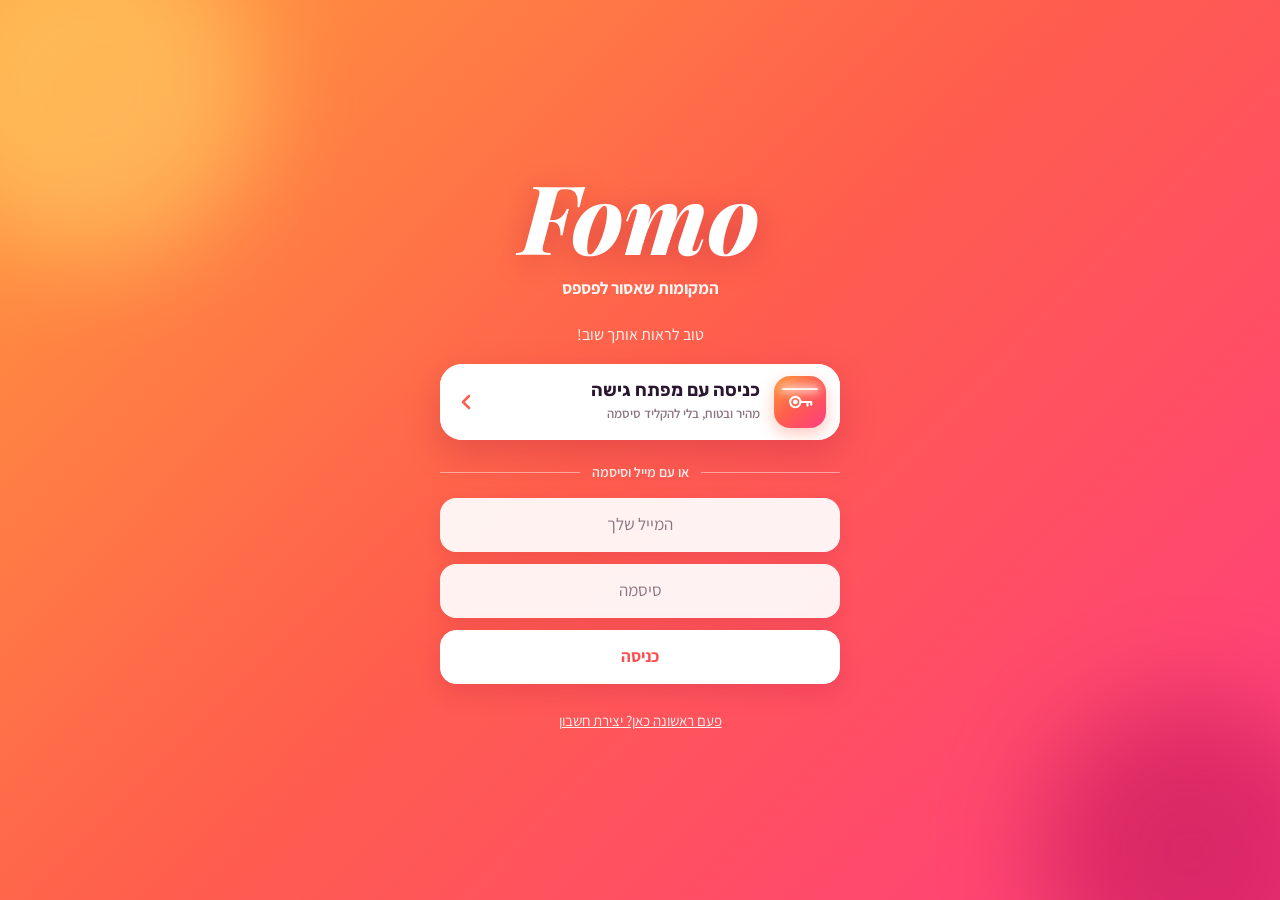
<file: index.html>
<!DOCTYPE html>
<html lang="he" dir="rtl">
<head>
<meta charset="utf-8">
<meta name="viewport" content="width=device-width,initial-scale=1,viewport-fit=cover">
<title>Fomo</title>
<meta name="theme-color" content="#FF5E4D">
<meta name="apple-mobile-web-app-capable" content="yes">
<meta name="mobile-web-app-capable" content="yes">
<meta name="apple-mobile-web-app-status-bar-style" content="black-translucent">
<meta name="apple-mobile-web-app-title" content="Fomo">
<script>try{var d=document.documentElement,t=localStorage.getItem("rs-theme");if(t)d.dataset.theme=t;var f=localStorage.getItem("rs-fs");if(f)d.dataset.fs=f;if(localStorage.getItem("rs-hc"))d.dataset.hc="1";var ac=localStorage.getItem("rs-accent");if(ac)d.dataset.accent=ac}catch(e){}</script>
<link rel="manifest" href="manifest.webmanifest">
<link rel="icon" href="icons/icon-192.png">
<link rel="apple-touch-icon" href="icons/apple-touch-icon.png">
<link rel="preconnect" href="https://fonts.googleapis.com">
<link href="https://fonts.googleapis.com/css2?family=Frank+Ruhl+Libre:wght@700;900&family=Playfair+Display:ital,wght@1,800&family=Rubik:wght@500;700;800&family=Assistant:wght@400;600;700&display=swap" rel="stylesheet">
<link rel="stylesheet" href="vendor/leaflet.css?v=56">
<link rel="stylesheet" href="vendor/markercluster.css?v=56">
<link rel="stylesheet" href="style.css?v=56">
</head>
<body class="splashing">
<div id="splash" role="presentation">
  <div class="sp-blob b1"></div><div class="sp-blob b2"></div><div class="sp-blob b3"></div>
  <svg class="sp-glass" viewBox="0 0 120 160" aria-hidden="true">
    <defs><clipPath id="bowl"><path d="M14 22 H106 L60 84 Z"/></clipPath></defs>
    <g clip-path="url(#bowl)"><rect class="liquid" x="0" y="20" width="120" height="70"/><path class="shine" d="M26 30 H44 L34 46 Z"/></g>
    <circle class="bub" cx="52" cy="62" r="2.5"/><circle class="bub" cx="64" cy="54" r="2"/><circle class="bub" cx="58" cy="70" r="1.8"/>
    <path class="outline" d="M10 20 H110 L60 86 Z M60 86 V140 M34 142 H86"/>
    <g class="slice"><circle cx="100" cy="20" r="15" fill="#FF7A2F" stroke="#fff" stroke-width="3"/><path d="M100 7 V33 M88 14 L112 26 M88 26 L112 14" stroke="#FFD9B8" stroke-width="2"/></g>
  </svg>
  <div class="sp-word"><span>F</span><span>o</span><span>m</span><span>o</span></div>
  <div class="sp-tag">המקומות שאסור לפספס</div>
</div>
<div id="gate" class="gate" hidden></div>
<div id="app" hidden>
<header class="band">
  <div class="wrap">
    <div class="top">
      <div>
        <div class="brand">Fomo</div>
        <h1>המסעדות שלנו</h1>
        <div class="stats" id="stats">טוען…</div>
        <div class="greet" id="greet" hidden></div>
      </div>
      <div class="hbtns">
        <button class="btn ghost" id="pickBtn" type="button"><svg viewBox="0 0 24 24" fill="none" stroke="currentColor" stroke-width="2"><rect x="3" y="3" width="18" height="18" rx="4"/><circle cx="8.5" cy="8.5" r="1.3" fill="currentColor"/><circle cx="15.5" cy="15.5" r="1.3" fill="currentColor"/><circle cx="12" cy="12" r="1.3" fill="currentColor"/></svg>לאן הולכים הערב?</button>
        <button class="btn" id="addBtn" type="button"><svg viewBox="0 0 24 24" fill="none" stroke="currentColor" stroke-width="2.5"><path d="M12 5v14M5 12h14"/></svg>מסעדה חדשה</button>
        <button class="btn ghost icon bell-btn" id="bellBtn" type="button" aria-label="מה חדש"><svg viewBox="0 0 24 24" fill="none" stroke="currentColor" stroke-width="2" stroke-linecap="round" stroke-linejoin="round"><path d="M6 8a6 6 0 0 1 12 0c0 7 3 9 3 9H3s3-2 3-9M10.3 21a1.9 1.9 0 0 0 3.4 0"/></svg><span class="bell-n" hidden></span></button>
        <button class="btn ghost" id="listBtn" type="button" aria-label="הקבוצות שלי"><svg viewBox="0 0 24 24" fill="none" stroke="currentColor" stroke-width="2" stroke-linecap="round" stroke-linejoin="round" aria-hidden="true"><circle cx="9" cy="8" r="3.5"/><path d="M2.5 20a6.5 6.5 0 0 1 13 0"/><path d="M16 4.5a3.5 3.5 0 0 1 0 7M18 14.5a6.5 6.5 0 0 1 3.5 5.5"/></svg>הקבוצות שלי</button>
        <button class="btn ghost icon" id="setBtn" type="button" aria-label="הגדרות" title="הגדרות"><svg viewBox="0 0 24 24" fill="none" stroke="currentColor" stroke-width="2"><circle cx="12" cy="12" r="3"/><path d="M19.4 15a1.7 1.7 0 0 0 .3 1.8l.1.1a2 2 0 1 1-2.8 2.8l-.1-.1a1.7 1.7 0 0 0-1.8-.3 1.7 1.7 0 0 0-1 1.5V21a2 2 0 1 1-4 0v-.1a1.7 1.7 0 0 0-1.1-1.5 1.7 1.7 0 0 0-1.8.3l-.1.1a2 2 0 1 1-2.8-2.8l.1-.1a1.7 1.7 0 0 0 .3-1.8 1.7 1.7 0 0 0-1.5-1H3a2 2 0 1 1 0-4h.1a1.7 1.7 0 0 0 1.5-1.1 1.7 1.7 0 0 0-.3-1.8l-.1-.1a2 2 0 1 1 2.8-2.8l.1.1a1.7 1.7 0 0 0 1.8.3H9a1.7 1.7 0 0 0 1-1.5V3a2 2 0 1 1 4 0v.1a1.7 1.7 0 0 0 1 1.5 1.7 1.7 0 0 0 1.8-.3l.1-.1a2 2 0 1 1 2.8 2.8l-.1.1a1.7 1.7 0 0 0-.3 1.8V9a1.7 1.7 0 0 0 1.5 1H21a2 2 0 1 1 0 4h-.1a1.7 1.7 0 0 0-1.5 1z"/></svg></button>
      </div>
    </div>
    <nav class="tabs" aria-label="תצוגות">
      <a href="#" data-v="list"><svg viewBox="0 0 24 24" fill="none" stroke="currentColor" stroke-width="2" aria-hidden="true"><path d="M3 11l9-7 9 7"/><path d="M5 10v10h14V10"/><path d="M10 20v-6h4v6"/></svg><span>בית</span></a>
      <a href="#map" data-v="map"><svg viewBox="0 0 24 24" fill="none" stroke="currentColor" stroke-width="2" aria-hidden="true"><path d="M9 4L3 6v14l6-2 6 2 6-2V4l-6 2z"/><path d="M9 4v14M15 6v14"/></svg><span>מפה</span></a>
      <a href="#timeline" data-v="timeline"><svg viewBox="0 0 24 24" fill="none" stroke="currentColor" stroke-width="2" aria-hidden="true"><rect x="3" y="5" width="18" height="16" rx="2"/><path d="M3 10h18M8 3v4M16 3v4"/></svg><span>יציאות</span></a>
      <a href="#stats" data-v="stats"><svg viewBox="0 0 24 24" fill="none" stroke="currentColor" stroke-width="2" aria-hidden="true"><path d="M4 20V10M10 20V4M16 20v-7M22 20H2"/></svg><span>נתונים</span></a>
      <a href="#me" data-v="me"><svg viewBox="0 0 24 24" fill="none" stroke="currentColor" stroke-width="2" aria-hidden="true"><circle cx="12" cy="8" r="4"/><path d="M4 21c0-4 3.6-7 8-7s8 3 8 7"/></svg><span>אני</span></a>
    </nav>
  </div>
</header>
<main>
  <section class="view" id="v-list">
    <div class="band wrap notices" id="pollBar"></div>
    <div class="flt-ov" id="fltOv" hidden><div class="sxp-bd" data-flt-x></div><div class="flt" role="dialog" aria-modal="true" aria-labelledby="fltT"><div class="flt-h"><b id="fltT">תצוגה ומיון</b><button type="button" class="sxp-x" data-flt-x aria-label="סגירה">×</button></div>
      <div class="sx-h">מה להציג</div><div class="seg flt-seg" role="group" aria-label="סינון לפי מצב">
        <button type="button" data-view="all" aria-pressed="true">הכל</button>
        <button type="button" data-view="want" aria-pressed="false">רוצים ללכת</button>
        <button type="button" data-view="been" aria-pressed="false">היינו</button>
        <button type="button" data-view="match" aria-pressed="false">שנינו רוצים השבוע</button>
      </div>
      <div class="sx-h">מיון</div><div class="flt-pills" role="group" aria-label="מיון"><button type="button" data-sortv="recent" aria-pressed="true">עודכנו לאחרונה</button><button type="button" data-sortv="rating" aria-pressed="false">הכי אהבנו</button><button type="button" data-sortv="visit" aria-pressed="false">ביקור אחרון</button><button type="button" data-sortv="name" aria-pressed="false">לפי שם</button><button type="button" data-sortv="near" aria-pressed="false">📍 הכי קרוב</button></div><select id="sort" hidden aria-label="מיון">
        <option value="recent">עודכנו לאחרונה</option>
        <option value="rating">הכי אהבנו</option>
        <option value="visit">ביקור אחרון</option>
        <option value="name">לפי שם</option>
        <option value="near">הכי קרוב אליי</option>
      </select>
      <button type="button" class="btn pri flt-go" data-flt-x>הצגה</button></div></div>
    <div class="stk-sen" id="stkSen" aria-hidden="true"></div><div class="band wrap stickybar" id="stickyBar"><div class="stkrow"><button type="button" class="sxbtn" id="sxBtn" aria-label="חיפוש"><svg viewBox="0 0 24 24" fill="none" stroke="currentColor" stroke-width="2.2" stroke-linecap="round"><circle cx="11" cy="11" r="7"/><path d="M20 20l-4-4"/></svg></button><button type="button" class="sxbtn" id="fltBtn" aria-label="תצוגה ומיון" aria-haspopup="dialog"><svg viewBox="0 0 24 24" fill="none" stroke="currentColor" stroke-width="2.2" stroke-linecap="round"><path d="M4 7h10M18 7h2M4 17h4M12 17h8"/><circle cx="16" cy="7" r="2"/><circle cx="10" cy="17" r="2"/></svg><i class="dot" hidden></i></button><div class="chips" id="cuis" role="toolbar" aria-label="סינון מהיר"></div><button type="button" class="sxbtn pickic mobonly" id="pickBtnM" aria-label="לאן הולכים? הגרלה"><svg viewBox="0 0 24 24" fill="none" stroke="currentColor" stroke-width="2"><rect x="3" y="3" width="18" height="18" rx="4"/><circle cx="8.5" cy="8.5" r="1.3" fill="currentColor"/><circle cx="15.5" cy="15.5" r="1.3" fill="currentColor"/><circle cx="12" cy="12" r="1.3" fill="currentColor"/></svg></button></div><div class="chips featrow" id="featRow" role="group" aria-label="סינון לפי תכונות" hidden></div></div>
    <div class="band wrap"><div id="friendsLoved"></div><p class="status" id="status"></p><div class="grid" id="grid"></div></div>
  </section>
  <section class="view band wrap" id="v-map" hidden>
    <div class="mapwrap"><div id="lmap" class="lmap" role="region" aria-label="מפת המסעדות"></div><div id="mapCard" class="mapcard" hidden></div></div>
    <div class="row" style="margin-top:12px"><button class="btn" type="button" id="locMe">המיקום שלי</button><button class="btn" type="button" id="fitAll">הצגת כל המסעדות</button><span class="note" style="margin:0"><i class="dot" style="background:var(--mint)"></i>היינו &nbsp; <i class="dot" style="background:var(--wine)"></i>רוצים ללכת</span></div>
    <div id="nomap"></div>
  </section>
  <section class="view band wrap" id="v-timeline" hidden>
    <div id="soon"></div>
    <div id="memory"></div>
    <div class="row"><div class="seg" role="group" aria-label="סינון ביקורים"><button type="button" data-tl="all" aria-pressed="true">כל הביקורים</button><button type="button" data-tl="special" aria-pressed="false">רק ימים מיוחדים</button></div></div>
    <div id="tl"></div>
  </section>
  <section class="view band wrap" id="v-stats" hidden>
    <div class="row" style="justify-content:space-between;margin-bottom:16px"><h2 style="font-size:clamp(26px,3.5vw,34px)" id="stTitle">הסטטיסטיקות שלנו</h2><select id="stYear" aria-label="תקופה"></select></div>
    <div id="st"></div>
  </section>
  <section class="view band wrap" id="v-me" hidden><div id="me"></div></section>
</main>
<nav class="tabbar" aria-label="ניווט">
  <a href="#" data-v="list"><svg viewBox="0 0 24 24" fill="none" stroke="currentColor" stroke-width="2"><path d="M3 11l9-7 9 7"/><path d="M5 10v10h14V10"/><path d="M10 20v-6h4v6"/></svg><span>בית</span></a>
  <a href="#map" data-v="map"><svg viewBox="0 0 24 24" fill="none" stroke="currentColor" stroke-width="2"><path d="M9 4L3 6v14l6-2 6 2 6-2V4l-6 2z"/><path d="M9 4v14M15 6v14"/></svg><span>מפה</span></a>
  <button type="button" class="tb-add" id="addBtnM" aria-label="מקום חדש"><svg viewBox="0 0 24 24" fill="none" stroke="currentColor" stroke-width="2.6"><path d="M12 5v14M5 12h14"/></svg></button>
  <a href="#timeline" data-v="timeline"><svg viewBox="0 0 24 24" fill="none" stroke="currentColor" stroke-width="2"><rect x="3" y="5" width="18" height="16" rx="2"/><path d="M3 10h18M8 3v4M16 3v4"/></svg><span>יציאות</span></a>
  <a href="#me" data-v="me"><svg viewBox="0 0 24 24" fill="none" stroke="currentColor" stroke-width="2" aria-hidden="true"><circle cx="12" cy="8" r="4"/><path d="M4 21c0-4 3.6-7 8-7s8 3 8 7"/></svg><span>אני</span></a>
</nav>
<button class="fab" id="fab" type="button" aria-label="צילום במסעדה" title="צילום במסעדה"><svg viewBox="0 0 24 24" fill="none" stroke="currentColor" stroke-width="2"><path d="M4 8h3l2-3h6l2 3h3v11H4z"/><circle cx="12" cy="13" r="3.5"/></svg></button>
</div>
<div class="ov" id="ov" hidden><div class="sheet" role="dialog" aria-modal="true" aria-label="פרטים"><div class="sx-bar"><button class="x" type="button" id="closeBtn" aria-label="סגירה">×</button></div><div id="sb"></div></div></div>
<div class="lb" id="lb" hidden><img id="lbImg" alt=""></div>
<div class="toast" id="toast" hidden></div>
<div class="utoast" id="utoast" hidden role="status"><span id="utTxt"></span><button type="button" id="utBtn">ביטול</button><i id="utBar"></i></div>
<div class="ptr" id="ptr" aria-hidden="true"><svg viewBox="0 0 24 24" fill="none" stroke="currentColor" stroke-width="2.4" stroke-linecap="round"><path d="M12 4v12M6 10l6 6 6-6"/></svg></div>
<datalist id="cuisList"><option>איטלקי</option><option>אסייתי</option><option>יפני / סושי</option><option>בשרים</option><option>דגים ופירות ים</option><option>ים-תיכוני</option><option>המבורגר</option><option>פיצה</option><option>מקסיקני</option><option>הודי</option><option>מסעדת שף</option><option>בר קוקטיילים</option><option>בר יין</option><option>פאב</option><option>קפה ובראנץ'</option><option>טבעוני</option><option>חומוס ומזרחי</option><option>קינוחים</option></datalist>
<script src="config.js?v=56"></script>
<script src="vendor/supabase.js?v=56"></script>
<script src="app.js?v=56"></script>
</body>
</html>
</file>
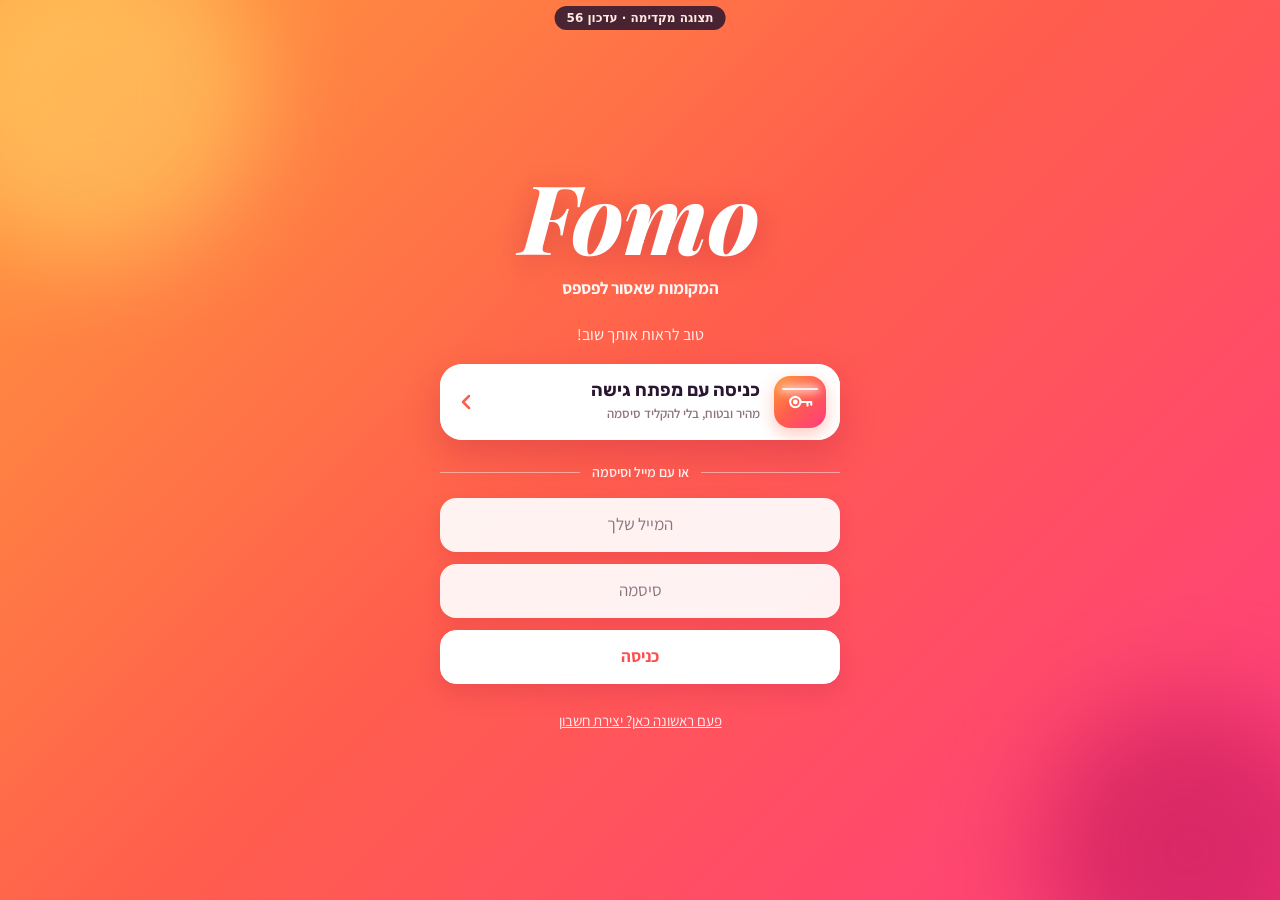
<file: preview/index.html>
<!DOCTYPE html>
<html lang="he" dir="rtl">
<head>
<meta charset="utf-8">
<meta name="viewport" content="width=device-width,initial-scale=1,viewport-fit=cover">
<title>Fomo</title>
<meta name="theme-color" content="#FF5E4D">
<meta name="apple-mobile-web-app-capable" content="yes">
<meta name="mobile-web-app-capable" content="yes">
<meta name="apple-mobile-web-app-status-bar-style" content="black-translucent">
<meta name="apple-mobile-web-app-title" content="Fomo">
<script>try{var d=document.documentElement,t=localStorage.getItem("rs-theme");if(t)d.dataset.theme=t;var f=localStorage.getItem("rs-fs");if(f)d.dataset.fs=f;if(localStorage.getItem("rs-hc"))d.dataset.hc="1";var ac=localStorage.getItem("rs-accent");if(ac)d.dataset.accent=ac}catch(e){}</script>
<link rel="manifest" href="manifest.webmanifest">
<link rel="icon" href="icons/icon-192.png">
<link rel="apple-touch-icon" href="icons/apple-touch-icon.png">
<link rel="preconnect" href="https://fonts.googleapis.com">
<link href="https://fonts.googleapis.com/css2?family=Frank+Ruhl+Libre:wght@700;900&family=Playfair+Display:ital,wght@1,800&family=Rubik:wght@500;700;800&family=Assistant:wght@400;600;700&display=swap" rel="stylesheet">
<link rel="stylesheet" href="vendor/leaflet.css?v=56">
<link rel="stylesheet" href="vendor/markercluster.css?v=56">
<link rel="stylesheet" href="style.css?v=56g">
</head>
<body class="splashing"><div id="pvBadge" style="position:fixed;top:calc(6px + env(safe-area-inset-top));left:50%;transform:translateX(-50%);z-index:9999;background:#2A1630;color:#fff;font:700 12px/1 system-ui,sans-serif;padding:6px 12px;border-radius:999px;pointer-events:none;opacity:.85">תצוגה מקדימה · עדכון 56</div>
<div id="splash" role="presentation">
  <div class="sp-blob b1"></div><div class="sp-blob b2"></div><div class="sp-blob b3"></div>
  <svg class="sp-glass" viewBox="0 0 120 160" aria-hidden="true">
    <defs><clipPath id="bowl"><path d="M14 22 H106 L60 84 Z"/></clipPath></defs>
    <g clip-path="url(#bowl)"><rect class="liquid" x="0" y="20" width="120" height="70"/><path class="shine" d="M26 30 H44 L34 46 Z"/></g>
    <circle class="bub" cx="52" cy="62" r="2.5"/><circle class="bub" cx="64" cy="54" r="2"/><circle class="bub" cx="58" cy="70" r="1.8"/>
    <path class="outline" d="M10 20 H110 L60 86 Z M60 86 V140 M34 142 H86"/>
    <g class="slice"><circle cx="100" cy="20" r="15" fill="#FF7A2F" stroke="#fff" stroke-width="3"/><path d="M100 7 V33 M88 14 L112 26 M88 26 L112 14" stroke="#FFD9B8" stroke-width="2"/></g>
  </svg>
  <div class="sp-word"><span>F</span><span>o</span><span>m</span><span>o</span></div>
  <div class="sp-tag">המקומות שאסור לפספס</div>
</div>
<div id="gate" class="gate" hidden></div>
<div id="app" hidden>
<header class="band">
  <div class="wrap">
    <div class="top">
      <div>
        <div class="brand">Fomo</div>
        <h1>המסעדות שלנו</h1>
        <div class="stats" id="stats">טוען…</div>
        <div class="greet" id="greet" hidden></div>
      </div>
      <div class="hbtns">
        <button class="btn ghost" id="pickBtn" type="button"><svg viewBox="0 0 24 24" fill="none" stroke="currentColor" stroke-width="2"><rect x="3" y="3" width="18" height="18" rx="4"/><circle cx="8.5" cy="8.5" r="1.3" fill="currentColor"/><circle cx="15.5" cy="15.5" r="1.3" fill="currentColor"/><circle cx="12" cy="12" r="1.3" fill="currentColor"/></svg>לאן הולכים הערב?</button>
        <button class="btn" id="addBtn" type="button"><svg viewBox="0 0 24 24" fill="none" stroke="currentColor" stroke-width="2.5"><path d="M12 5v14M5 12h14"/></svg>מסעדה חדשה</button>
        <button class="btn ghost icon bell-btn" id="bellBtn" type="button" aria-label="מה חדש"><svg viewBox="0 0 24 24" fill="none" stroke="currentColor" stroke-width="2" stroke-linecap="round" stroke-linejoin="round"><path d="M6 8a6 6 0 0 1 12 0c0 7 3 9 3 9H3s3-2 3-9M10.3 21a1.9 1.9 0 0 0 3.4 0"/></svg><span class="bell-n" hidden></span></button>
        <button class="btn ghost" id="listBtn" type="button" aria-label="הקבוצות שלי"><svg viewBox="0 0 24 24" fill="none" stroke="currentColor" stroke-width="2" stroke-linecap="round" stroke-linejoin="round" aria-hidden="true"><circle cx="9" cy="8" r="3.5"/><path d="M2.5 20a6.5 6.5 0 0 1 13 0"/><path d="M16 4.5a3.5 3.5 0 0 1 0 7M18 14.5a6.5 6.5 0 0 1 3.5 5.5"/></svg>הקבוצות שלי</button>
        <button class="btn ghost icon" id="setBtn" type="button" aria-label="הגדרות" title="הגדרות"><svg viewBox="0 0 24 24" fill="none" stroke="currentColor" stroke-width="2"><circle cx="12" cy="12" r="3"/><path d="M19.4 15a1.7 1.7 0 0 0 .3 1.8l.1.1a2 2 0 1 1-2.8 2.8l-.1-.1a1.7 1.7 0 0 0-1.8-.3 1.7 1.7 0 0 0-1 1.5V21a2 2 0 1 1-4 0v-.1a1.7 1.7 0 0 0-1.1-1.5 1.7 1.7 0 0 0-1.8.3l-.1.1a2 2 0 1 1-2.8-2.8l.1-.1a1.7 1.7 0 0 0 .3-1.8 1.7 1.7 0 0 0-1.5-1H3a2 2 0 1 1 0-4h.1a1.7 1.7 0 0 0 1.5-1.1 1.7 1.7 0 0 0-.3-1.8l-.1-.1a2 2 0 1 1 2.8-2.8l.1.1a1.7 1.7 0 0 0 1.8.3H9a1.7 1.7 0 0 0 1-1.5V3a2 2 0 1 1 4 0v.1a1.7 1.7 0 0 0 1 1.5 1.7 1.7 0 0 0 1.8-.3l.1-.1a2 2 0 1 1 2.8 2.8l-.1.1a1.7 1.7 0 0 0-.3 1.8V9a1.7 1.7 0 0 0 1.5 1H21a2 2 0 1 1 0 4h-.1a1.7 1.7 0 0 0-1.5 1z"/></svg></button>
      </div>
    </div>
    <nav class="tabs" aria-label="תצוגות">
      <a href="#" data-v="list"><svg viewBox="0 0 24 24" fill="none" stroke="currentColor" stroke-width="2" aria-hidden="true"><path d="M3 11l9-7 9 7"/><path d="M5 10v10h14V10"/><path d="M10 20v-6h4v6"/></svg><span>בית</span></a>
      <a href="#map" data-v="map"><svg viewBox="0 0 24 24" fill="none" stroke="currentColor" stroke-width="2" aria-hidden="true"><path d="M9 4L3 6v14l6-2 6 2 6-2V4l-6 2z"/><path d="M9 4v14M15 6v14"/></svg><span>מפה</span></a>
      <a href="#timeline" data-v="timeline"><svg viewBox="0 0 24 24" fill="none" stroke="currentColor" stroke-width="2" aria-hidden="true"><rect x="3" y="5" width="18" height="16" rx="2"/><path d="M3 10h18M8 3v4M16 3v4"/></svg><span>יציאות</span></a>
      <a href="#stats" data-v="stats"><svg viewBox="0 0 24 24" fill="none" stroke="currentColor" stroke-width="2" aria-hidden="true"><path d="M4 20V10M10 20V4M16 20v-7M22 20H2"/></svg><span>נתונים</span></a>
      <a href="#me" data-v="me"><svg viewBox="0 0 24 24" fill="none" stroke="currentColor" stroke-width="2" aria-hidden="true"><circle cx="12" cy="8" r="4"/><path d="M4 21c0-4 3.6-7 8-7s8 3 8 7"/></svg><span>אני</span></a>
    </nav>
  </div>
</header>
<main>
  <section class="view" id="v-list">
    <div class="band wrap notices" id="pollBar"></div>
    <div class="flt-ov" id="fltOv" hidden><div class="sxp-bd" data-flt-x></div><div class="flt" role="dialog" aria-modal="true" aria-labelledby="fltT"><div class="flt-h"><b id="fltT">תצוגה ומיון</b><button type="button" class="sxp-x" data-flt-x aria-label="סגירה">×</button></div>
      <div class="sx-h">מה להציג</div><div class="seg flt-seg" role="group" aria-label="סינון לפי מצב">
        <button type="button" data-view="all" aria-pressed="true">הכל</button>
        <button type="button" data-view="want" aria-pressed="false">רוצים ללכת</button>
        <button type="button" data-view="been" aria-pressed="false">היינו</button>
        <button type="button" data-view="match" aria-pressed="false">שנינו רוצים השבוע</button>
      </div>
      <div class="sx-h">מיון</div><div class="flt-pills" role="group" aria-label="מיון"><button type="button" data-sortv="recent" aria-pressed="true">עודכנו לאחרונה</button><button type="button" data-sortv="rating" aria-pressed="false">הכי אהבנו</button><button type="button" data-sortv="visit" aria-pressed="false">ביקור אחרון</button><button type="button" data-sortv="name" aria-pressed="false">לפי שם</button><button type="button" data-sortv="near" aria-pressed="false">📍 הכי קרוב</button></div><select id="sort" hidden aria-label="מיון">
        <option value="recent">עודכנו לאחרונה</option>
        <option value="rating">הכי אהבנו</option>
        <option value="visit">ביקור אחרון</option>
        <option value="name">לפי שם</option>
        <option value="near">הכי קרוב אליי</option>
      </select>
      <button type="button" class="btn pri flt-go" data-flt-x>הצגה</button></div></div>
    <div class="stk-sen" id="stkSen" aria-hidden="true"></div><div class="band wrap stickybar" id="stickyBar"><div class="stkrow"><button type="button" class="sxbtn" id="sxBtn" aria-label="חיפוש"><svg viewBox="0 0 24 24" fill="none" stroke="currentColor" stroke-width="2.2" stroke-linecap="round"><circle cx="11" cy="11" r="7"/><path d="M20 20l-4-4"/></svg></button><button type="button" class="sxbtn" id="fltBtn" aria-label="תצוגה ומיון" aria-haspopup="dialog"><svg viewBox="0 0 24 24" fill="none" stroke="currentColor" stroke-width="2.2" stroke-linecap="round"><path d="M4 7h10M18 7h2M4 17h4M12 17h8"/><circle cx="16" cy="7" r="2"/><circle cx="10" cy="17" r="2"/></svg><i class="dot" hidden></i></button><div class="chips" id="cuis" role="toolbar" aria-label="סינון מהיר"></div><button type="button" class="sxbtn pickic mobonly" id="pickBtnM" aria-label="לאן הולכים? הגרלה"><svg viewBox="0 0 24 24" fill="none" stroke="currentColor" stroke-width="2"><rect x="3" y="3" width="18" height="18" rx="4"/><circle cx="8.5" cy="8.5" r="1.3" fill="currentColor"/><circle cx="15.5" cy="15.5" r="1.3" fill="currentColor"/><circle cx="12" cy="12" r="1.3" fill="currentColor"/></svg></button></div><div class="chips featrow" id="featRow" role="group" aria-label="סינון לפי תכונות" hidden></div></div>
    <div class="band wrap"><div id="friendsLoved"></div><p class="status" id="status"></p><div class="grid" id="grid"></div></div>
  </section>
  <section class="view band wrap" id="v-map" hidden>
    <div class="mapwrap"><div id="lmap" class="lmap" role="region" aria-label="מפת המסעדות"></div><div id="mapCard" class="mapcard" hidden></div></div>
    <div class="row" style="margin-top:12px"><button class="btn" type="button" id="locMe">המיקום שלי</button><button class="btn" type="button" id="fitAll">הצגת כל המסעדות</button><span class="note" style="margin:0"><i class="dot" style="background:var(--mint)"></i>היינו &nbsp; <i class="dot" style="background:var(--wine)"></i>רוצים ללכת</span></div>
    <div id="nomap"></div>
  </section>
  <section class="view band wrap" id="v-timeline" hidden>
    <div id="soon"></div>
    <div id="memory"></div>
    <div class="row"><div class="seg" role="group" aria-label="סינון ביקורים"><button type="button" data-tl="all" aria-pressed="true">כל הביקורים</button><button type="button" data-tl="special" aria-pressed="false">רק ימים מיוחדים</button></div></div>
    <div id="tl"></div>
  </section>
  <section class="view band wrap" id="v-stats" hidden>
    <div class="row" style="justify-content:space-between;margin-bottom:16px"><h2 style="font-size:clamp(26px,3.5vw,34px)" id="stTitle">הסטטיסטיקות שלנו</h2><select id="stYear" aria-label="תקופה"></select></div>
    <div id="st"></div>
  </section>
  <section class="view band wrap" id="v-me" hidden><div id="me"></div></section>
</main>
<nav class="tabbar" aria-label="ניווט">
  <a href="#" data-v="list"><svg viewBox="0 0 24 24" fill="none" stroke="currentColor" stroke-width="2"><path d="M3 11l9-7 9 7"/><path d="M5 10v10h14V10"/><path d="M10 20v-6h4v6"/></svg><span>בית</span></a>
  <a href="#map" data-v="map"><svg viewBox="0 0 24 24" fill="none" stroke="currentColor" stroke-width="2"><path d="M9 4L3 6v14l6-2 6 2 6-2V4l-6 2z"/><path d="M9 4v14M15 6v14"/></svg><span>מפה</span></a>
  <button type="button" class="tb-add" id="addBtnM" aria-label="מקום חדש"><svg viewBox="0 0 24 24" fill="none" stroke="currentColor" stroke-width="2.6"><path d="M12 5v14M5 12h14"/></svg></button>
  <a href="#timeline" data-v="timeline"><svg viewBox="0 0 24 24" fill="none" stroke="currentColor" stroke-width="2"><rect x="3" y="5" width="18" height="16" rx="2"/><path d="M3 10h18M8 3v4M16 3v4"/></svg><span>יציאות</span></a>
  <a href="#me" data-v="me"><svg viewBox="0 0 24 24" fill="none" stroke="currentColor" stroke-width="2" aria-hidden="true"><circle cx="12" cy="8" r="4"/><path d="M4 21c0-4 3.6-7 8-7s8 3 8 7"/></svg><span>אני</span></a>
</nav>
<button class="fab" id="fab" type="button" aria-label="צילום במסעדה" title="צילום במסעדה"><svg viewBox="0 0 24 24" fill="none" stroke="currentColor" stroke-width="2"><path d="M4 8h3l2-3h6l2 3h3v11H4z"/><circle cx="12" cy="13" r="3.5"/></svg></button>
</div>
<div class="ov" id="ov" hidden><div class="sheet" role="dialog" aria-modal="true" aria-label="פרטים"><div class="sx-bar"><button class="x" type="button" id="closeBtn" aria-label="סגירה">×</button></div><div id="sb"></div></div></div>
<div class="lb" id="lb" hidden><img id="lbImg" alt=""></div>
<div class="toast" id="toast" hidden></div>
<div class="utoast" id="utoast" hidden role="status"><span id="utTxt"></span><button type="button" id="utBtn">ביטול</button><i id="utBar"></i></div>
<div class="ptr" id="ptr" aria-hidden="true"><svg viewBox="0 0 24 24" fill="none" stroke="currentColor" stroke-width="2.4" stroke-linecap="round"><path d="M12 4v12M6 10l6 6 6-6"/></svg></div>
<datalist id="cuisList"><option>איטלקי</option><option>אסייתי</option><option>יפני / סושי</option><option>בשרים</option><option>דגים ופירות ים</option><option>ים-תיכוני</option><option>המבורגר</option><option>פיצה</option><option>מקסיקני</option><option>הודי</option><option>מסעדת שף</option><option>בר קוקטיילים</option><option>בר יין</option><option>פאב</option><option>קפה ובראנץ'</option><option>טבעוני</option><option>חומוס ומזרחי</option><option>קינוחים</option></datalist>
<script src="config.js?v=56"></script>
<script src="vendor/supabase.js?v=56"></script>
<script src="app.js?v=56g"></script>
</body>
</html>
</file>
<file: vendor/leaflet.css>
/* required styles */

.leaflet-pane,
.leaflet-tile,
.leaflet-marker-icon,
.leaflet-marker-shadow,
.leaflet-tile-container,
.leaflet-pane > svg,
.leaflet-pane > canvas,
.leaflet-zoom-box,
.leaflet-image-layer,
.leaflet-layer {
	position: absolute;
	left: 0;
	top: 0;
	}
.leaflet-container {
	overflow: hidden;
	}
.leaflet-tile,
.leaflet-marker-icon,
.leaflet-marker-shadow {
	-webkit-user-select: none;
	   -moz-user-select: none;
	        user-select: none;
	  -webkit-user-drag: none;
	}
/* Prevents IE11 from highlighting tiles in blue */
.leaflet-tile::selection {
	background: transparent;
}
/* Safari renders non-retina tile on retina better with this, but Chrome is worse */
.leaflet-safari .leaflet-tile {
	image-rendering: -webkit-optimize-contrast;
	}
/* hack that prevents hw layers "stretching" when loading new tiles */
.leaflet-safari .leaflet-tile-container {
	width: 1600px;
	height: 1600px;
	-webkit-transform-origin: 0 0;
	}
.leaflet-marker-icon,
.leaflet-marker-shadow {
	display: block;
	}
/* .leaflet-container svg: reset svg max-width decleration shipped in Joomla! (joomla.org) 3.x */
/* .leaflet-container img: map is broken in FF if you have max-width: 100% on tiles */
.leaflet-container .leaflet-overlay-pane svg {
	max-width: none !important;
	max-height: none !important;
	}
.leaflet-container .leaflet-marker-pane img,
.leaflet-container .leaflet-shadow-pane img,
.leaflet-container .leaflet-tile-pane img,
.leaflet-container img.leaflet-image-layer,
.leaflet-container .leaflet-tile {
	max-width: none !important;
	max-height: none !important;
	width: auto;
	padding: 0;
	}

.leaflet-container img.leaflet-tile {
	/* See: https://bugs.chromium.org/p/chromium/issues/detail?id=600120 */
	mix-blend-mode: plus-lighter;
}

.leaflet-container.leaflet-touch-zoom {
	-ms-touch-action: pan-x pan-y;
	touch-action: pan-x pan-y;
	}
.leaflet-container.leaflet-touch-drag {
	-ms-touch-action: pinch-zoom;
	/* Fallback for FF which doesn't support pinch-zoom */
	touch-action: none;
	touch-action: pinch-zoom;
}
.leaflet-container.leaflet-touch-drag.leaflet-touch-zoom {
	-ms-touch-action: none;
	touch-action: none;
}
.leaflet-container {
	-webkit-tap-highlight-color: transparent;
}
.leaflet-container a {
	-webkit-tap-highlight-color: rgba(51, 181, 229, 0.4);
}
.leaflet-tile {
	filter: inherit;
	visibility: hidden;
	}
.leaflet-tile-loaded {
	visibility: inherit;
	}
.leaflet-zoom-box {
	width: 0;
	height: 0;
	-moz-box-sizing: border-box;
	     box-sizing: border-box;
	z-index: 800;
	}
/* workaround for https://bugzilla.mozilla.org/show_bug.cgi?id=888319 */
.leaflet-overlay-pane svg {
	-moz-user-select: none;
	}

.leaflet-pane         { z-index: 400; }

.leaflet-tile-pane    { z-index: 200; }
.leaflet-overlay-pane { z-index: 400; }
.leaflet-shadow-pane  { z-index: 500; }
.leaflet-marker-pane  { z-index: 600; }
.leaflet-tooltip-pane   { z-index: 650; }
.leaflet-popup-pane   { z-index: 700; }

.leaflet-map-pane canvas { z-index: 100; }
.leaflet-map-pane svg    { z-index: 200; }

.leaflet-vml-shape {
	width: 1px;
	height: 1px;
	}
.lvml {
	behavior: url(#default#VML);
	display: inline-block;
	position: absolute;
	}


/* control positioning */

.leaflet-control {
	position: relative;
	z-index: 800;
	pointer-events: visiblePainted; /* IE 9-10 doesn't have auto */
	pointer-events: auto;
	}
.leaflet-top,
.leaflet-bottom {
	position: absolute;
	z-index: 1000;
	pointer-events: none;
	}
.leaflet-top {
	top: 0;
	}
.leaflet-right {
	right: 0;
	}
.leaflet-bottom {
	bottom: 0;
	}
.leaflet-left {
	left: 0;
	}
.leaflet-control {
	float: left;
	clear: both;
	}
.leaflet-right .leaflet-control {
	float: right;
	}
.leaflet-top .leaflet-control {
	margin-top: 10px;
	}
.leaflet-bottom .leaflet-control {
	margin-bottom: 10px;
	}
.leaflet-left .leaflet-control {
	margin-left: 10px;
	}
.leaflet-right .leaflet-control {
	margin-right: 10px;
	}


/* zoom and fade animations */

.leaflet-fade-anim .leaflet-popup {
	opacity: 0;
	-webkit-transition: opacity 0.2s linear;
	   -moz-transition: opacity 0.2s linear;
	        transition: opacity 0.2s linear;
	}
.leaflet-fade-anim .leaflet-map-pane .leaflet-popup {
	opacity: 1;
	}
.leaflet-zoom-animated {
	-webkit-transform-origin: 0 0;
	    -ms-transform-origin: 0 0;
	        transform-origin: 0 0;
	}
svg.leaflet-zoom-animated {
	will-change: transform;
}

.leaflet-zoom-anim .leaflet-zoom-animated {
	-webkit-transition: -webkit-transform 0.25s cubic-bezier(0,0,0.25,1);
	   -moz-transition:    -moz-transform 0.25s cubic-bezier(0,0,0.25,1);
	        transition:         transform 0.25s cubic-bezier(0,0,0.25,1);
	}
.leaflet-zoom-anim .leaflet-tile,
.leaflet-pan-anim .leaflet-tile {
	-webkit-transition: none;
	   -moz-transition: none;
	        transition: none;
	}

.leaflet-zoom-anim .leaflet-zoom-hide {
	visibility: hidden;
	}


/* cursors */

.leaflet-interactive {
	cursor: pointer;
	}
.leaflet-grab {
	cursor: -webkit-grab;
	cursor:    -moz-grab;
	cursor:         grab;
	}
.leaflet-crosshair,
.leaflet-crosshair .leaflet-interactive {
	cursor: crosshair;
	}
.leaflet-popup-pane,
.leaflet-control {
	cursor: auto;
	}
.leaflet-dragging .leaflet-grab,
.leaflet-dragging .leaflet-grab .leaflet-interactive,
.leaflet-dragging .leaflet-marker-draggable {
	cursor: move;
	cursor: -webkit-grabbing;
	cursor:    -moz-grabbing;
	cursor:         grabbing;
	}

/* marker & overlays interactivity */
.leaflet-marker-icon,
.leaflet-marker-shadow,
.leaflet-image-layer,
.leaflet-pane > svg path,
.leaflet-tile-container {
	pointer-events: none;
	}

.leaflet-marker-icon.leaflet-interactive,
.leaflet-image-layer.leaflet-interactive,
.leaflet-pane > svg path.leaflet-interactive,
svg.leaflet-image-layer.leaflet-interactive path {
	pointer-events: visiblePainted; /* IE 9-10 doesn't have auto */
	pointer-events: auto;
	}

/* visual tweaks */

.leaflet-container {
	background: #ddd;
	outline-offset: 1px;
	}
.leaflet-container a {
	color: #0078A8;
	}
.leaflet-zoom-box {
	border: 2px dotted #38f;
	background: rgba(255,255,255,0.5);
	}


/* general typography */
.leaflet-container {
	font-family: "Helvetica Neue", Arial, Helvetica, sans-serif;
	font-size: 12px;
	font-size: 0.75rem;
	line-height: 1.5;
	}


/* general toolbar styles */

.leaflet-bar {
	box-shadow: 0 1px 5px rgba(0,0,0,0.65);
	border-radius: 4px;
	}
.leaflet-bar a {
	background-color: #fff;
	border-bottom: 1px solid #ccc;
	width: 26px;
	height: 26px;
	line-height: 26px;
	display: block;
	text-align: center;
	text-decoration: none;
	color: black;
	}
.leaflet-bar a,
.leaflet-control-layers-toggle {
	background-position: 50% 50%;
	background-repeat: no-repeat;
	display: block;
	}
.leaflet-bar a:hover,
.leaflet-bar a:focus {
	background-color: #f4f4f4;
	}
.leaflet-bar a:first-child {
	border-top-left-radius: 4px;
	border-top-right-radius: 4px;
	}
.leaflet-bar a:last-child {
	border-bottom-left-radius: 4px;
	border-bottom-right-radius: 4px;
	border-bottom: none;
	}
.leaflet-bar a.leaflet-disabled {
	cursor: default;
	background-color: #f4f4f4;
	color: #bbb;
	}

.leaflet-touch .leaflet-bar a {
	width: 30px;
	height: 30px;
	line-height: 30px;
	}
.leaflet-touch .leaflet-bar a:first-child {
	border-top-left-radius: 2px;
	border-top-right-radius: 2px;
	}
.leaflet-touch .leaflet-bar a:last-child {
	border-bottom-left-radius: 2px;
	border-bottom-right-radius: 2px;
	}

/* zoom control */

.leaflet-control-zoom-in,
.leaflet-control-zoom-out {
	font: bold 18px 'Lucida Console', Monaco, monospace;
	text-indent: 1px;
	}

.leaflet-touch .leaflet-control-zoom-in, .leaflet-touch .leaflet-control-zoom-out  {
	font-size: 22px;
	}


/* layers control */

.leaflet-control-layers {
	box-shadow: 0 1px 5px rgba(0,0,0,0.4);
	background: #fff;
	border-radius: 5px;
	}
.leaflet-control-layers-toggle {
	background-image: url(images/layers.png);
	width: 36px;
	height: 36px;
	}
.leaflet-retina .leaflet-control-layers-toggle {
	background-image: url(images/layers-2x.png);
	background-size: 26px 26px;
	}
.leaflet-touch .leaflet-control-layers-toggle {
	width: 44px;
	height: 44px;
	}
.leaflet-control-layers .leaflet-control-layers-list,
.leaflet-control-layers-expanded .leaflet-control-layers-toggle {
	display: none;
	}
.leaflet-control-layers-expanded .leaflet-control-layers-list {
	display: block;
	position: relative;
	}
.leaflet-control-layers-expanded {
	padding: 6px 10px 6px 6px;
	color: #333;
	background: #fff;
	}
.leaflet-control-layers-scrollbar {
	overflow-y: scroll;
	overflow-x: hidden;
	padding-right: 5px;
	}
.leaflet-control-layers-selector {
	margin-top: 2px;
	position: relative;
	top: 1px;
	}
.leaflet-control-layers label {
	display: block;
	font-size: 13px;
	font-size: 1.08333em;
	}
.leaflet-control-layers-separator {
	height: 0;
	border-top: 1px solid #ddd;
	margin: 5px -10px 5px -6px;
	}

/* Default icon URLs */
.leaflet-default-icon-path { /* used only in path-guessing heuristic, see L.Icon.Default */
	background-image: url(images/marker-icon.png);
	}


/* attribution and scale controls */

.leaflet-container .leaflet-control-attribution {
	background: #fff;
	background: rgba(255, 255, 255, 0.8);
	margin: 0;
	}
.leaflet-control-attribution,
.leaflet-control-scale-line {
	padding: 0 5px;
	color: #333;
	line-height: 1.4;
	}
.leaflet-control-attribution a {
	text-decoration: none;
	}
.leaflet-control-attribution a:hover,
.leaflet-control-attribution a:focus {
	text-decoration: underline;
	}
.leaflet-attribution-flag {
	display: inline !important;
	vertical-align: baseline !important;
	width: 1em;
	height: 0.6669em;
	}
.leaflet-left .leaflet-control-scale {
	margin-left: 5px;
	}
.leaflet-bottom .leaflet-control-scale {
	margin-bottom: 5px;
	}
.leaflet-control-scale-line {
	border: 2px solid #777;
	border-top: none;
	line-height: 1.1;
	padding: 2px 5px 1px;
	white-space: nowrap;
	-moz-box-sizing: border-box;
	     box-sizing: border-box;
	background: rgba(255, 255, 255, 0.8);
	text-shadow: 1px 1px #fff;
	}
.leaflet-control-scale-line:not(:first-child) {
	border-top: 2px solid #777;
	border-bottom: none;
	margin-top: -2px;
	}
.leaflet-control-scale-line:not(:first-child):not(:last-child) {
	border-bottom: 2px solid #777;
	}

.leaflet-touch .leaflet-control-attribution,
.leaflet-touch .leaflet-control-layers,
.leaflet-touch .leaflet-bar {
	box-shadow: none;
	}
.leaflet-touch .leaflet-control-layers,
.leaflet-touch .leaflet-bar {
	border: 2px solid rgba(0,0,0,0.2);
	background-clip: padding-box;
	}


/* popup */

.leaflet-popup {
	position: absolute;
	text-align: center;
	margin-bottom: 20px;
	}
.leaflet-popup-content-wrapper {
	padding: 1px;
	text-align: left;
	border-radius: 12px;
	}
.leaflet-popup-content {
	margin: 13px 24px 13px 20px;
	line-height: 1.3;
	font-size: 13px;
	font-size: 1.08333em;
	min-height: 1px;
	}
.leaflet-popup-content p {
	margin: 17px 0;
	margin: 1.3em 0;
	}
.leaflet-popup-tip-container {
	width: 40px;
	height: 20px;
	position: absolute;
	left: 50%;
	margin-top: -1px;
	margin-left: -20px;
	overflow: hidden;
	pointer-events: none;
	}
.leaflet-popup-tip {
	width: 17px;
	height: 17px;
	padding: 1px;

	margin: -10px auto 0;
	pointer-events: auto;

	-webkit-transform: rotate(45deg);
	   -moz-transform: rotate(45deg);
	    -ms-transform: rotate(45deg);
	        transform: rotate(45deg);
	}
.leaflet-popup-content-wrapper,
.leaflet-popup-tip {
	background: white;
	color: #333;
	box-shadow: 0 3px 14px rgba(0,0,0,0.4);
	}
.leaflet-container a.leaflet-popup-close-button {
	position: absolute;
	top: 0;
	right: 0;
	border: none;
	text-align: center;
	width: 24px;
	height: 24px;
	font: 16px/24px Tahoma, Verdana, sans-serif;
	color: #757575;
	text-decoration: none;
	background: transparent;
	}
.leaflet-container a.leaflet-popup-close-button:hover,
.leaflet-container a.leaflet-popup-close-button:focus {
	color: #585858;
	}
.leaflet-popup-scrolled {
	overflow: auto;
	}

.leaflet-oldie .leaflet-popup-content-wrapper {
	-ms-zoom: 1;
	}
.leaflet-oldie .leaflet-popup-tip {
	width: 24px;
	margin: 0 auto;

	-ms-filter: "progid:DXImageTransform.Microsoft.Matrix(M11=0.70710678, M12=0.70710678, M21=-0.70710678, M22=0.70710678)";
	filter: progid:DXImageTransform.Microsoft.Matrix(M11=0.70710678, M12=0.70710678, M21=-0.70710678, M22=0.70710678);
	}

.leaflet-oldie .leaflet-control-zoom,
.leaflet-oldie .leaflet-control-layers,
.leaflet-oldie .leaflet-popup-content-wrapper,
.leaflet-oldie .leaflet-popup-tip {
	border: 1px solid #999;
	}


/* div icon */

.leaflet-div-icon {
	background: #fff;
	border: 1px solid #666;
	}


/* Tooltip */
/* Base styles for the element that has a tooltip */
.leaflet-tooltip {
	position: absolute;
	padding: 6px;
	background-color: #fff;
	border: 1px solid #fff;
	border-radius: 3px;
	color: #222;
	white-space: nowrap;
	-webkit-user-select: none;
	-moz-user-select: none;
	-ms-user-select: none;
	user-select: none;
	pointer-events: none;
	box-shadow: 0 1px 3px rgba(0,0,0,0.4);
	}
.leaflet-tooltip.leaflet-interactive {
	cursor: pointer;
	pointer-events: auto;
	}
.leaflet-tooltip-top:before,
.leaflet-tooltip-bottom:before,
.leaflet-tooltip-left:before,
.leaflet-tooltip-right:before {
	position: absolute;
	pointer-events: none;
	border: 6px solid transparent;
	background: transparent;
	content: "";
	}

/* Directions */

.leaflet-tooltip-bottom {
	margin-top: 6px;
}
.leaflet-tooltip-top {
	margin-top: -6px;
}
.leaflet-tooltip-bottom:before,
.leaflet-tooltip-top:before {
	left: 50%;
	margin-left: -6px;
	}
.leaflet-tooltip-top:before {
	bottom: 0;
	margin-bottom: -12px;
	border-top-color: #fff;
	}
.leaflet-tooltip-bottom:before {
	top: 0;
	margin-top: -12px;
	margin-left: -6px;
	border-bottom-color: #fff;
	}
.leaflet-tooltip-left {
	margin-left: -6px;
}
.leaflet-tooltip-right {
	margin-left: 6px;
}
.leaflet-tooltip-left:before,
.leaflet-tooltip-right:before {
	top: 50%;
	margin-top: -6px;
	}
.leaflet-tooltip-left:before {
	right: 0;
	margin-right: -12px;
	border-left-color: #fff;
	}
.leaflet-tooltip-right:before {
	left: 0;
	margin-left: -12px;
	border-right-color: #fff;
	}

/* Printing */

@media print {
	/* Prevent printers from removing background-images of controls. */
	.leaflet-control {
		-webkit-print-color-adjust: exact;
		print-color-adjust: exact;
		}
	}
</file>
<file: vendor/markercluster.css>
.leaflet-cluster-anim .leaflet-marker-icon, .leaflet-cluster-anim .leaflet-marker-shadow {
	-webkit-transition: -webkit-transform 0.3s ease-out, opacity 0.3s ease-in;
	-moz-transition: -moz-transform 0.3s ease-out, opacity 0.3s ease-in;
	-o-transition: -o-transform 0.3s ease-out, opacity 0.3s ease-in;
	transition: transform 0.3s ease-out, opacity 0.3s ease-in;
}

.leaflet-cluster-spider-leg {
	/* stroke-dashoffset (duration and function) should match with leaflet-marker-icon transform in order to track it exactly */
	-webkit-transition: -webkit-stroke-dashoffset 0.3s ease-out, -webkit-stroke-opacity 0.3s ease-in;
	-moz-transition: -moz-stroke-dashoffset 0.3s ease-out, -moz-stroke-opacity 0.3s ease-in;
	-o-transition: -o-stroke-dashoffset 0.3s ease-out, -o-stroke-opacity 0.3s ease-in;
	transition: stroke-dashoffset 0.3s ease-out, stroke-opacity 0.3s ease-in;
}
</file>
<file: style.css>
/* Fomo · golden hour
   VOICE: light, warm, inviting — an aperitivo at sunset
   IDEA: a spritz glass catching the last light; everything glows a little
   COLOUR: ivory ground, orange→coral→pink gradient, mint for "been", gold stars
   MOTION: intro splash each launch, rising cards, sliding sheets, popping hearts */
:root{color-scheme:light dark;
  --bg:light-dark(#FFF8F1,#160E13);--card:light-dark(#FFFFFF,#21161D);--soft:light-dark(#FFEFE3,#2B1D25);--soft2:light-dark(#FFF4EB,#261A21);
  --line:light-dark(#F4E2D4,#3A2A33);--ink:light-dark(#2A1630,#FCEFE6);--mute:light-dark(#8B7380,#BBA4B0);
  --red:light-dark(#FF5A3C,#FF6E4A);--redd:light-dark(#E8442A,#FF5A3C);--wine:#FF4E6A;--mint:#14B88A;--brass:#FFB547;--sun:#FFB547;
  --ok:#14B88A;--bad:light-dark(#E5383B,#FF7B7D);
  --grad:linear-gradient(135deg,#FF9A3C 0%,#FF5E4D 48%,#FF3D7F 100%);
  --grad-soft:linear-gradient(135deg,#FFE1C7,#FFD3D6);
  --sea:light-dark(#DCEFF3,#10232A);--land:light-dark(#FFF8F1,#21161D);--landl:light-dark(#F1D9C6,#3A2A33);
  --shadow:0 8px 28px light-dark(#ff5a3c1a,#00000066);--shadow-sm:0 2px 10px light-dark(#2a163012,#00000055);
  --ease:cubic-bezier(.2,.8,.2,1);--spring:cubic-bezier(.34,1.56,.64,1)}
:root[data-theme=light]{color-scheme:light}:root[data-theme=dark]{color-scheme:dark}
*{box-sizing:border-box;min-width:0;-webkit-tap-highlight-color:transparent}
html{scroll-behavior:smooth}
body{margin:0;background:var(--bg);color:var(--ink);font:16px/1.55 Assistant,system-ui,sans-serif;overflow-x:clip}
h1,h2,h3{font-family:Rubik,Assistant,sans-serif;margin:0;line-height:1.1;text-wrap:balance;font-weight:800}
button,input,select,textarea{font:inherit;color:inherit}
.band{padding:clamp(18px,3vw,40px) max(5vw,16px)}
.wrap{max-width:1240px;margin:0 auto}

/* ---------- header ---------- */
header.band{position:relative;overflow:hidden;background:var(--grad);color:#fff;padding-bottom:0;padding-top:max(env(safe-area-inset-top),clamp(18px,3vw,40px));border-radius:0 0 28px 28px;box-shadow:0 10px 30px #ff5a3c33;isolation:isolate}
header.band::before,header.band::after{content:'';position:absolute;z-index:-1;border-radius:50%;filter:blur(30px);opacity:.55;pointer-events:none}
header.band::before{width:260px;height:260px;background:#FFD166;top:-120px;inset-inline-start:-60px;animation:drift 14s ease-in-out infinite alternate}
header.band::after{width:220px;height:220px;background:#FF2E93;bottom:-140px;inset-inline-end:10%;animation:drift 11s ease-in-out infinite alternate-reverse}
@keyframes drift{to{transform:translate(60px,30px) scale(1.15)}}
.top{display:flex;flex-wrap:wrap;gap:14px 24px;align-items:flex-end;justify-content:space-between}
.brand{font:italic 800 18px/1 'Playfair Display',Georgia,serif;color:#fff;opacity:.85;margin-bottom:6px;letter-spacing:.3px}
#app h1{font-size:clamp(32px,5vw,50px);color:#fff;cursor:pointer;text-shadow:0 2px 18px #b8203a40}
.stats{margin-top:8px;font-size:16px;color:#fff;opacity:.92}.stats b{font-family:Rubik;font-size:19px;font-weight:800}
.hbtns{display:flex;gap:10px;flex-wrap:wrap}
nav.tabs{display:flex;gap:6px;margin-top:20px;padding-bottom:16px;overflow-x:auto;scrollbar-width:none}
nav.tabs a{display:inline-flex;align-items:center;gap:8px;flex:none;color:#fff;text-decoration:none;font-weight:700;padding:9px 18px;border-radius:999px;opacity:.85;transition:background .25s,color .25s,opacity .25s}
nav.tabs a:hover{background:#ffffff26;opacity:1}
nav.tabs a[aria-current=page]{background:#fff;color:var(--red);opacity:1;box-shadow:0 4px 14px #b8203a33}

/* ---------- buttons & inputs ---------- */
.btn{display:inline-flex;align-items:center;justify-content:center;gap:8px;min-height:44px;padding:0 18px;border-radius:14px;border:1.5px solid var(--line);background:var(--card);font-weight:700;font-size:15px;cursor:pointer;text-decoration:none;color:var(--ink);white-space:nowrap;transition:transform .2s var(--spring),box-shadow .2s,background .2s,border-color .2s}
.btn:hover{border-color:light-dark(#F0C9B2,#5a4250);box-shadow:var(--shadow-sm)}
.btn:active{transform:scale(.96)}
.btn:disabled{opacity:.55;cursor:wait}
.btn svg{width:18px;height:18px;flex:none}
.btn.pri,.btn.on{background:var(--grad);border-color:transparent;color:#fff;box-shadow:0 6px 18px #ff5a3c40}
.btn.pri:hover,.btn.on:hover{box-shadow:0 8px 24px #ff5a3c59}
.btn.big{min-height:64px;font-size:18px;border-radius:18px;width:100%}
.btn.sm{min-height:36px;padding:0 10px;font-size:14px;border-radius:12px}
header .btn{background:#ffffff26;border-color:#ffffff59;color:#fff;backdrop-filter:blur(8px);-webkit-backdrop-filter:blur(8px)}
header .btn:hover{background:#ffffff40;box-shadow:none}
header #addBtn{background:#fff;color:var(--red);border-color:#fff}
.btn:focus-visible,.chip:focus-within,input:focus-visible,select:focus-visible,textarea:focus-visible,.card:focus-visible,nav.tabs a:focus-visible,.tabbar a:focus-visible{outline:3px solid #FFB547;outline-offset:2px}
.search,select,input.f,textarea.f,select.f{min-height:46px;border:1.5px solid var(--line);border-radius:14px;padding:0 14px;background:var(--card);font-size:16px;transition:border-color .2s,box-shadow .2s}
.search:focus,input.f:focus,textarea.f:focus,select.f:focus{outline:none;border-color:#FF8A5C;box-shadow:0 0 0 4px #ff8a5c29}
input.f,textarea.f,select.f{width:100%;padding:10px 14px}
textarea.f{min-height:96px;resize:vertical}textarea.paste{min-height:64px}
.search{flex:1 1 220px}
.tools{display:flex;flex-wrap:wrap;gap:12px;align-items:center;padding-bottom:6px}
.sortrow{display:flex;gap:8px;align-items:center}
.seg{display:inline-flex;flex-wrap:wrap;background:var(--soft);border-radius:16px;padding:4px;gap:2px}
.seg button{border:0;background:none;min-height:38px;padding:0 15px;border-radius:12px;font-weight:700;cursor:pointer;color:var(--mute);transition:background .25s var(--ease),color .25s,box-shadow .25s}
.seg button[aria-pressed=true]{background:var(--card);color:var(--red);box-shadow:var(--shadow-sm)}
.chips{display:flex;flex-wrap:wrap;gap:8px}
.chip{position:relative;display:inline-flex;align-items:center;min-height:34px;padding:0 14px;border-radius:999px;border:1.5px solid var(--line);background:var(--card);font-size:14px;font-weight:600;cursor:pointer;transition:all .2s var(--ease)}
.chip input{position:absolute;opacity:0;pointer-events:none}
.chip[aria-pressed=true],.chip:has(input:checked){background:var(--ink);border-color:var(--ink);color:var(--bg)}

/* ---------- cards ---------- */
.grid{display:grid;grid-template-columns:repeat(auto-fill,minmax(min(100%,270px),1fr));gap:18px}
.card{background:var(--card);border:0;border-radius:22px;overflow:hidden;cursor:pointer;display:flex;flex-direction:column;box-shadow:var(--shadow);transition:transform .3s var(--ease),box-shadow .3s}
.card:hover{transform:translateY(-4px);box-shadow:0 14px 36px #ff5a3c2b}
.card:active{transform:scale(.98)}
.cover{position:relative;aspect-ratio:4/3;background:var(--soft);overflow:hidden}
.cover img,.cover svg{position:absolute;inset:0;width:100%;height:100%;object-fit:cover;transition:transform .6s var(--ease)}
.card:hover .cover img,.card:hover .cover svg{transform:scale(1.06)}
.badges{position:absolute;top:10px;inset-inline-start:10px;display:flex;flex-direction:column;align-items:flex-start;gap:6px}
.badge{display:inline-block;background:#ffffffeb;color:#2A1630;font-weight:700;font-size:12px;padding:4px 10px;border-radius:999px;backdrop-filter:blur(6px);-webkit-backdrop-filter:blur(6px);box-shadow:0 2px 8px #0000001a}
.badge.been{background:var(--mint);color:#fff}
.badge.match{background:var(--wine);color:#fff;animation:glow 2.4s ease-in-out infinite}
@keyframes glow{50%{box-shadow:0 0 0 6px #ff4e6a33}}
.heart{position:absolute;top:8px;inset-inline-end:10px;color:#fff;filter:drop-shadow(0 1px 3px #0006);font-size:22px}
.cbody{padding:14px 16px 16px;display:flex;flex-direction:column;gap:6px;flex:1}
.cbody h3{font-size:21px;font-weight:700}
.meta{color:var(--mute);font-size:15px;margin:0}
.rate{font-weight:800;color:var(--ink)}.rate i{font-style:normal;color:var(--sun)}
.acts{display:flex;gap:6px;margin-top:auto;padding-top:8px;flex-wrap:wrap}
.acts .btn{flex:1 1 auto}
.pop{animation:pop .5s var(--spring)}
@keyframes pop{0%{transform:scale(1)}40%{transform:scale(1.25)}100%{transform:scale(1)}}
.empty{text-align:center;padding:60px 16px;color:var(--mute);grid-column:1/-1}
.empty h2{color:var(--ink);font-size:26px;margin-bottom:8px}
.status{color:var(--mute);font-size:15px;margin:0 0 8px}.status:empty{display:none}
.skel{border-radius:22px;background:var(--card);box-shadow:var(--shadow);overflow:hidden;min-height:260px;position:relative}
.skel::after{content:'';position:absolute;inset:0;background:linear-gradient(100deg,transparent 30%,light-dark(#ffe9dc,#2f2129) 50%,transparent 70%);background-size:200% 100%;animation:shimmer 1.3s linear infinite}
@keyframes shimmer{from{background-position:200% 0}to{background-position:-200% 0}}
.view[hidden]{display:none}
.view{animation:viewIn .45s var(--ease)}
@keyframes viewIn{from{opacity:0;transform:translateY(12px)}}
.anim>.card{animation:rise .6s var(--ease) both;animation-delay:calc(var(--i,0)*55ms)}
@keyframes rise{from{opacity:0;transform:translateY(22px) scale(.97)}}

/* ---------- map ---------- */
.lmap{height:min(72vh,680px);min-height:380px;border-radius:24px;overflow:hidden;box-shadow:var(--shadow);z-index:0}
.mini{height:240px;border-radius:18px;overflow:hidden;margin-top:14px;z-index:0;position:relative;box-shadow:var(--shadow-sm)}
.mini iframe{width:100%;height:100%;border:0;display:block}
.pin{width:28px;height:28px;border-radius:50% 50% 50% 0;transform:rotate(-45deg);border:3px solid #fff;box-shadow:0 3px 10px #0005;animation:pinDrop .5s var(--spring) both}
@keyframes pinDrop{from{opacity:0;transform:translateY(-24px) rotate(-45deg)}}
.pin.w{background:var(--wine)}.pin.b{background:var(--mint)}.pin.apx{opacity:.7;border-style:dashed}
.pin-wrap{background:none;border:0}
.leaflet-popup-content-wrapper{border-radius:18px!important;box-shadow:var(--shadow)!important}
.leaflet-popup-content{font:15px/1.4 Assistant,sans-serif;direction:rtl;text-align:right;margin:12px 14px}
.leaflet-popup-content b{font-family:Rubik,sans-serif;font-size:18px;display:block}
.leaflet-popup-content .row{margin-top:8px;gap:6px}
.leaflet-container{font-family:Assistant,sans-serif;background:var(--sea)}
.dot{display:inline-block;width:12px;height:12px;border-radius:50%;margin-inline-end:6px;vertical-align:-1px}
.res{list-style:none;margin:8px 0 0;padding:0;border-radius:14px;overflow:hidden;box-shadow:var(--shadow-sm)}
.res:empty{display:none}
.res li{padding:11px 14px;border-top:1px solid var(--line);cursor:pointer;background:var(--card);transition:background .15s}
.res li:first-child{border-top:0}.res li:hover{background:var(--soft2)}
.res small{display:block;color:var(--mute)}

/* ---------- sheets ---------- */
.ov{position:fixed;inset:0;background:#2a163066;backdrop-filter:blur(6px);-webkit-backdrop-filter:blur(6px);display:flex;align-items:flex-start;justify-content:center;padding:4vh 16px;overflow-y:auto;z-index:10;animation:fadeIn .25s ease}
.ov[hidden]{display:none}
@keyframes fadeIn{from{opacity:0}}
.sheet{background:var(--bg);border-radius:28px;width:100%;max-width:760px;position:relative;box-shadow:0 30px 80px #2a163055;animation:sheetUp .45s var(--ease)}
@keyframes sheetUp{from{opacity:0;transform:translateY(40px) scale(.98)}}
.sheet .x{position:absolute;top:12px;inset-inline-end:12px;width:44px;height:44px;border-radius:50%;border:0;background:var(--card);font-size:24px;cursor:pointer;z-index:2;box-shadow:var(--shadow-sm);transition:transform .2s var(--spring)}
.sheet .x:active{transform:scale(.9) rotate(90deg)}
.sec{padding:20px 24px;border-top:1px solid var(--line)}
.sec:first-child{border-top:0}
.sec h4{margin:0 0 12px;font-family:Rubik;font-size:17px;font-weight:700;display:flex;align-items:center;gap:8px}
.sec h4::before{content:'';width:8px;height:8px;border-radius:50%;background:var(--grad);flex:none}
.dh{padding-inline-end:64px}
.dh h2{font-size:clamp(28px,4vw,40px)}
.row{display:flex;flex-wrap:wrap;gap:10px;align-items:center}
.gal{display:grid;grid-template-columns:repeat(auto-fill,minmax(110px,1fr));gap:8px}
.ph{position:relative;aspect-ratio:1;border-radius:16px;overflow:hidden;background:var(--soft);animation:rise .5s var(--ease) both}
.ph img{width:100%;height:100%;object-fit:cover;cursor:zoom-in;display:block;transition:transform .4s var(--ease)}
.ph:hover img{transform:scale(1.06)}
.ph button{position:absolute;top:6px;inset-inline-end:6px;width:30px;height:30px;border-radius:50%;border:0;background:#000000a6;color:#fff;cursor:pointer;font-size:16px}
.stars{display:inline-flex;gap:2px}
.stars button{border:0;background:none;font-size:32px;line-height:1;cursor:pointer;color:var(--line);padding:4px;min-width:40px;min-height:44px;transition:transform .25s var(--spring),color .2s}
.stars button:hover{transform:scale(1.2)}
.stars button.on{color:var(--sun);text-shadow:0 2px 10px #ffb54766}
.rlist{display:flex;flex-direction:column;gap:6px}
.rlist .r{display:flex;gap:10px;align-items:center;flex-wrap:wrap}
.dish{display:flex;align-items:center;gap:10px;padding:9px 0;border-bottom:1px dashed var(--line)}
.dish span{flex:1}
.v{border:1.5px solid var(--line);background:var(--card);border-radius:999px;padding:4px 14px;font-size:14px;font-weight:700;cursor:pointer;min-height:36px;white-space:nowrap;transition:all .25s var(--spring)}
.v:active{transform:scale(.92)}
.v.must{background:var(--mint);border-color:var(--mint);color:#fff}
.v.skip{background:var(--bad);border-color:var(--bad);color:#fff}
.del{border:0;background:none;color:var(--mute);cursor:pointer;font-size:20px;min-width:36px;min-height:36px;border-radius:50%;transition:background .2s}
.del:hover{background:var(--soft)}
.addrow{display:flex;gap:8px;margin-top:10px;flex-wrap:wrap}
.addrow input,.addrow select{flex:1 1 120px}
form .grid2{display:grid;grid-template-columns:repeat(2,minmax(0,1fr));gap:14px}
label.l{display:flex;flex-direction:column;gap:5px;font-weight:700;font-size:15px}
.full{grid-column:1/-1}
.note{color:var(--mute);font-size:14px;margin:6px 0 0}
.quick{background:var(--grad-soft);border-radius:20px;padding:16px;margin-bottom:18px}
.quick label.l{color:#2A1630}
.vrow{display:flex;align-items:center;gap:10px;padding:8px 0;border-bottom:1px dashed var(--line);flex-wrap:wrap}
.vrow b{min-width:7.5em}
.occ{background:var(--soft);border-radius:999px;padding:3px 11px;font-size:13px;font-weight:700}
.occ.sp{background:var(--grad);color:#fff}
.money{margin-inline-start:auto;font-weight:800;white-space:nowrap}
.mem{display:flex;align-items:center;gap:10px;padding:10px 0;border-bottom:1px dashed var(--line)}
.mem span{flex:1}
.steps{margin:0;padding-inline-start:20px}.steps li{margin:4px 0}
.toast{position:fixed;bottom:24px;left:50%;transform:translateX(-50%);background:var(--ink);color:var(--bg);padding:12px 20px;border-radius:16px;font-weight:700;z-index:20;max-width:90vw;box-shadow:0 12px 30px #0000003d;animation:toastIn .45s var(--spring)}
.toast[hidden]{display:none}
@keyframes toastIn{from{opacity:0;transform:translate(-50%,24px) scale(.9)}}
.lb{position:fixed;inset:0;background:#0b0508ee;z-index:15;display:flex;align-items:center;justify-content:center;padding:16px;cursor:zoom-out;animation:fadeIn .25s}
.lb[hidden]{display:none}
.lb img{max-width:100%;max-height:100%;border-radius:14px;animation:sheetUp .4s var(--ease)}
.pick{text-align:center;padding:40px 24px 30px}
.pick .nm{font-family:Rubik;font-weight:800;font-size:clamp(34px,7vw,56px);margin:18px 0 6px;min-height:1.2em;background:var(--grad);-webkit-background-clip:text;background-clip:text;color:transparent}
.pick .row{justify-content:center;margin-top:18px}
.fab{position:fixed;bottom:24px;left:24px;z-index:5;width:62px;height:62px;border-radius:50%;border:0;background:var(--grad);color:#fff;box-shadow:0 10px 28px #ff5a3c66;cursor:pointer;display:flex;align-items:center;justify-content:center;transition:transform .25s var(--spring)}
.fab:active{transform:scale(.9)}
.fab svg{width:28px;height:28px}

/* ---------- timeline & stats ---------- */
.tl-month{display:flex;justify-content:space-between;align-items:baseline;gap:12px;margin:30px 0 8px;padding-bottom:8px;border-bottom:2px solid var(--line)}
.tl-month h3{font-size:22px}
.tl-item{display:flex;gap:14px;align-items:center;padding:12px;margin:8px 0;border-radius:18px;background:var(--card);box-shadow:var(--shadow-sm);cursor:pointer;transition:transform .25s var(--ease)}
.tl-item:active{transform:scale(.98)}
.tl-item img,.tl-item .ph0{width:56px;height:56px;border-radius:14px;object-fit:cover;flex:none;background:var(--soft);overflow:hidden}
.tl-item .ph0 svg{width:100%;height:100%}
.tl-day{font-family:Rubik;font-weight:800;font-size:24px;width:2em;text-align:center;flex:none;background:var(--grad);-webkit-background-clip:text;background-clip:text;color:transparent}
.tl-main{flex:1}.tl-main b{font-size:17px}
.memory{background:var(--grad);color:#fff;border-radius:20px;padding:16px 20px;font-weight:700;margin-bottom:10px;box-shadow:0 10px 28px #ff5a3c40}
.memory a{color:inherit;font-weight:800}
.tiles{display:grid;grid-template-columns:repeat(auto-fit,minmax(min(100%,170px),1fr));gap:14px}
.tile{background:var(--card);border-radius:20px;padding:16px;box-shadow:var(--shadow-sm);animation:rise .55s var(--ease) both}
.tile:nth-child(2){animation-delay:.05s}.tile:nth-child(3){animation-delay:.1s}.tile:nth-child(4){animation-delay:.15s}.tile:nth-child(5){animation-delay:.2s}.tile:nth-child(6){animation-delay:.25s}
.tile .n{font-family:Rubik;font-weight:800;font-size:clamp(28px,4vw,40px);line-height:1.1;white-space:nowrap;background:var(--grad);-webkit-background-clip:text;background-clip:text;color:transparent}
.tile .k{color:var(--mute);font-size:14px;font-weight:700}
.panels{display:grid;grid-template-columns:repeat(auto-fit,minmax(min(100%,340px),1fr));gap:18px;margin-top:18px}
.panel{background:var(--card);border-radius:22px;padding:18px;box-shadow:var(--shadow-sm)}
.panel h3{font-size:19px;margin-bottom:12px;font-weight:700}
.bar{display:grid;grid-template-columns:7.5em minmax(0,1fr) 4.5em;gap:10px;align-items:center;margin:8px 0;font-size:15px}
.bar .t{height:14px;background:var(--soft);border-radius:7px;overflow:hidden}
.bar .t i{display:block;height:100%;background:var(--grad);border-radius:7px;animation:grow 1s var(--ease) both;transform-origin:right}
@keyframes grow{from{transform:scaleX(0)}}
.bar span:last-child{text-align:left;font-weight:800;white-space:nowrap}
.cols{display:flex;align-items:flex-end;gap:6px;height:170px;padding-top:20px}
.cols div{flex:1;display:flex;flex-direction:column;align-items:center;justify-content:flex-end;height:100%;gap:4px;font-size:12px;color:var(--mute)}
.cols i{display:block;width:100%;max-width:34px;background:var(--grad);border-radius:8px 8px 3px 3px;min-height:2px;animation:growUp .9s var(--ease) both;transform-origin:bottom}
@keyframes growUp{from{transform:scaleY(0)}}
.cols em{font-style:normal;font-weight:800;color:var(--ink);font-size:11px;white-space:nowrap}
.toplist{margin:0;padding:0;list-style:none}
.toplist li{display:flex;gap:10px;padding:10px 4px;border-bottom:1px dashed var(--line);cursor:pointer;border-radius:10px;transition:background .15s}
.toplist li:hover{background:var(--soft2)}
.toplist li span:first-child{flex:1;font-weight:700}
.big1{font-family:Rubik;font-weight:800;font-size:32px;background:var(--grad);-webkit-background-clip:text;background-clip:text;color:transparent;display:inline-block}

/* ---------- sign-in gate ---------- */
.gate{position:relative;overflow:hidden;min-height:100vh;min-height:100dvh;display:flex;align-items:center;justify-content:center;padding:24px;background:var(--grad);color:#fff;isolation:isolate}
.gate::before,.gate::after{content:'';position:absolute;z-index:-1;border-radius:50%;filter:blur(50px);opacity:.6}
.gate::before{width:340px;height:340px;background:#FFD166;top:-80px;left:-80px;animation:drift 12s ease-in-out infinite alternate}
.gate::after{width:300px;height:300px;background:#C2185B;bottom:-100px;right:-60px;animation:drift 10s ease-in-out infinite alternate-reverse}
.gate .box{width:100%;max-width:400px;text-align:center;animation:sheetUp .6s var(--ease)}
.gate .logo{font:italic 800 clamp(70px,20vw,96px)/1 'Playfair Display',Georgia,serif;color:#fff;text-shadow:0 6px 30px #a3123a55}
.gate .tag{color:#fff;font-weight:700;font-size:17px;margin:12px 0 22px;opacity:.95}
.gate p{opacity:.95}
.gate input{width:100%;min-height:54px;border-radius:16px;border:0;background:#ffffffeb;color:#2A1630;font-size:17px;padding:0 16px;text-align:center;margin-top:12px;box-shadow:0 6px 18px #a3123a26}
.gate input::placeholder{color:#8B7380}
.gate input:focus{outline:3px solid #fff8;outline-offset:2px}
.gate .btn{width:100%;margin-top:12px;min-height:54px;border-radius:16px;font-size:17px}
.gate .err{color:#fff;background:#00000026;border-radius:12px;min-height:0;margin-top:10px;padding:0}
.gate .err:not(:empty){padding:10px}
.gate .link{background:none;border:0;color:#fff;text-decoration:underline;cursor:pointer;margin-top:14px;font-size:15px;opacity:.9}
.gate[hidden],#app[hidden]{display:none!important}

/* ---------- intro splash ---------- */
#splash{position:fixed;inset:0;z-index:100;display:flex;flex-direction:column;align-items:center;justify-content:center;background:var(--grad);overflow:hidden;cursor:pointer;isolation:isolate}
#splash.out{animation:spOut .7s var(--ease) forwards}
@keyframes spOut{to{opacity:0;transform:scale(1.15);visibility:hidden}}
.sp-blob{position:absolute;border-radius:50%;filter:blur(40px);opacity:.7;z-index:-1}
.sp-blob.b1{width:320px;height:320px;background:#FFD166;top:-60px;left:-80px;animation:drift 6s ease-in-out infinite alternate}
.sp-blob.b2{width:280px;height:280px;background:#C2185B;bottom:-60px;right:-60px;animation:drift 5s ease-in-out infinite alternate-reverse}
.sp-blob.b3{width:200px;height:200px;background:#FF8A3C;top:40%;left:55%;animation:drift 7s ease-in-out infinite alternate}
.sp-glass{width:120px;height:160px;overflow:visible}
.sp-glass .outline{fill:none;stroke:#fff;stroke-width:4;stroke-linecap:round;stroke-linejoin:round;stroke-dasharray:320;stroke-dashoffset:320;animation:draw .9s var(--ease) .1s forwards}
.sp-glass .liquid{fill:#FFD166;transform:translateY(64px);animation:fill 1s var(--ease) .55s forwards}
.sp-glass .shine{fill:#fff;opacity:.35}
.sp-glass .slice{transform-box:fill-box;transform-origin:center;opacity:0;animation:drop .7s var(--spring) 1.25s forwards}
.sp-glass .bub{fill:#fff;opacity:0;animation:bub 1.6s ease-in 1.3s infinite}
.sp-glass .bub:nth-of-type(2){animation-delay:1.6s}.sp-glass .bub:nth-of-type(3){animation-delay:1.9s}
@keyframes draw{to{stroke-dashoffset:0}}
@keyframes fill{to{transform:translateY(0)}}
@keyframes drop{0%{opacity:0;transform:translateY(-60px) rotate(-90deg)}100%{opacity:1;transform:none}}
@keyframes bub{0%{opacity:0;transform:translateY(0)}30%{opacity:.8}100%{opacity:0;transform:translateY(-40px)}}
.sp-word{margin-top:18px;font:italic 800 76px/1 'Playfair Display',Georgia,serif;color:#fff;display:flex;direction:ltr;text-shadow:0 8px 30px #a3123a55}
.sp-word span{display:inline-block;opacity:0;transform:translateY(40px) scale(.6);animation:letter .7s var(--spring) forwards}
.sp-word span:nth-child(1){animation-delay:.9s}.sp-word span:nth-child(2){animation-delay:1s}.sp-word span:nth-child(3){animation-delay:1.1s}.sp-word span:nth-child(4){animation-delay:1.2s}
@keyframes letter{to{opacity:1;transform:none}}
.sp-tag{margin-top:12px;color:#fff;font:700 18px Assistant,sans-serif;opacity:0;animation:tagIn .6s var(--ease) 1.55s forwards}
@keyframes tagIn{from{opacity:0;transform:translateY(10px)}to{opacity:.95;transform:none}}
body.splashing{overflow:hidden}

/* ---------- misc ---------- */
#app h1:active{opacity:.85}
.mobonly,.tabbar{display:none}
main{padding-bottom:90px}
.ro [data-w]{display:none!important}
.noai [data-ai]{display:none!important}

/* ===== phone layout ===== */
@media(max-width:700px){
  body{font-size:15px}
  header.band{position:sticky;top:0;z-index:6;padding:max(env(safe-area-inset-top),14px) 18px 16px;border-radius:0 0 26px 26px}
  header .top{flex-wrap:nowrap;align-items:center;gap:10px}
  header .top>div:first-child{flex:1;min-width:0}
  .brand{font-size:15px;margin-bottom:3px}
  #app h1{font-size:28px;white-space:nowrap;overflow:hidden;text-overflow:ellipsis}
  .stats{font-size:13px;margin-top:4px;white-space:nowrap;overflow:hidden;text-overflow:ellipsis}.stats b{font-size:15px}
  .hbtns{width:auto!important;flex-wrap:nowrap;gap:8px}
  .hbtns .btn{flex:none!important}
  #pickBtn,#addBtn,nav.tabs{display:none}
  #listBtn,#setBtn{width:44px;min-height:44px;padding:0;font-size:0;gap:0;border-radius:14px}
  .mobonly{display:inline-flex}
  .band{padding-left:16px;padding-right:16px}
  main{padding-bottom:calc(120px + env(safe-area-inset-bottom))}
  .tabbar{display:grid;grid-template-columns:repeat(5,1fr);align-items:center;position:fixed;left:12px;right:12px;bottom:calc(10px + env(safe-area-inset-bottom));z-index:7;background:light-dark(#ffffffd9,#21161dd9);backdrop-filter:blur(18px) saturate(1.8);-webkit-backdrop-filter:blur(18px) saturate(1.8);border-radius:26px;padding:6px 4px;box-shadow:0 12px 34px light-dark(#2a163026,#0009);border:1px solid light-dark(#ffffffcc,#ffffff14)}
  .tabbar a{position:relative;display:flex;flex-direction:column;align-items:center;gap:2px;color:var(--mute);text-decoration:none;font-size:11px;font-weight:700;min-height:52px;justify-content:center;transition:color .25s}
  .tabbar a svg{width:23px;height:23px;transition:transform .3s var(--spring)}
  .tabbar a[aria-current=page]{color:var(--red)}
  .tabbar a[aria-current=page] svg{transform:translateY(-2px) scale(1.12)}
  .tabbar a[aria-current=page]::after{content:'';position:absolute;bottom:2px;width:5px;height:5px;border-radius:50%;background:var(--red)}
  .tb-add{justify-self:center;width:58px;height:58px;margin-top:-30px;border-radius:20px;border:0;background:var(--grad);color:#fff;display:flex;align-items:center;justify-content:center;box-shadow:0 10px 24px #ff5a3c66;cursor:pointer;transform:rotate(45deg);transition:transform .3s var(--spring)}
  .tb-add svg{width:28px;height:28px;transform:rotate(-45deg)}
  .tb-add:active{transform:rotate(45deg) scale(.88)}
  .fab{width:54px;height:54px;left:16px;bottom:calc(96px + env(safe-area-inset-bottom))}
  .fab svg{width:25px;height:25px}
  body:not([data-page=list]) .fab{display:none}
  .toast{bottom:calc(100px + env(safe-area-inset-bottom))}
  .tools{padding-top:16px;padding-bottom:4px;gap:10px}
  .seg{display:flex;flex-wrap:nowrap;overflow-x:auto;width:100%;scrollbar-width:none;padding:4px}
  .seg::-webkit-scrollbar{display:none}
  .seg button{flex:none;white-space:nowrap;min-height:36px;padding:0 14px;font-size:14px}
  .search{flex:1 1 100%;min-height:46px}
  .sortrow{width:100%}.sortrow select{flex:1;min-height:44px}
  .sortrow .btn{min-height:44px;padding:0 14px;font-size:14px}
  #cuis{flex-wrap:nowrap;overflow-x:auto;scrollbar-width:none;padding:2px 0 4px}
  #cuis .chip{flex:none;min-height:32px;font-size:13px}
  .grid{grid-template-columns:1fr;gap:12px}
  .card{flex-direction:row;border-radius:20px;min-height:124px}
  .card:hover{transform:none}
  .card .cover{aspect-ratio:auto;width:112px;flex:none}
  .badges{top:7px;inset-inline-start:7px;gap:4px}
  .badge{font-size:11px;padding:3px 8px}
  .heart{font-size:16px;top:4px;inset-inline-end:6px}
  .cbody{padding:11px 12px;gap:2px}
  .cbody h3{font-size:19px;line-height:1.15}
  .card .meta{font-size:13px}
  .acts{gap:5px;padding-top:7px;flex-wrap:nowrap}
  .acts .btn{min-height:34px;padding:0 6px;font-size:13px;flex:1 1 0;gap:4px;border-radius:11px}
  .acts .btn svg{width:15px;height:15px}
  .skel{min-height:124px}
  .empty{padding:40px 8px}
  .ov{padding:0;background:var(--bg);backdrop-filter:none}
  .sheet{border-radius:0;min-height:100%;box-shadow:none;padding-bottom:calc(30px + env(safe-area-inset-bottom));padding-top:env(safe-area-inset-top)}
  .sheet .x{position:sticky;top:calc(env(safe-area-inset-top) + 10px);display:flex;align-items:center;justify-content:center;margin:10px auto -54px 12px}
  .sec{padding:16px}
  .dh{padding-inline-end:16px;padding-top:66px}
  .dh h2{font-size:30px}
  .dh>.row .btn,.sec>.row>.btn{flex:1 1 calc(50% - 10px);padding:0 10px;font-size:14px}
  .mini{height:200px}
  .stars button{min-width:38px;font-size:30px;padding:2px}
  #visitF>*{flex:1 1 calc(50% - 8px)!important}
  #visitF .btn{flex:1 1 100%!important}
  form .grid2{grid-template-columns:1fr}
  .gal{grid-template-columns:repeat(3,minmax(0,1fr));gap:6px}
  .pick{padding:76px 16px 24px}
  #v-map{padding-top:14px}
  .lmap{height:calc(100dvh - 330px - env(safe-area-inset-bottom));min-height:300px;border-radius:22px}
  #v-map>.row{gap:8px}#v-map>.row .btn{flex:1;font-size:14px;padding:0 10px}#v-map>.row .note{flex:1 1 100%;text-align:center}
  #v-stats,#v-timeline{padding-top:16px}
  .tiles{grid-template-columns:repeat(2,minmax(0,1fr));gap:10px}
  .tile{padding:14px}.tile .n{font-size:28px}.tile .k{font-size:13px}
  .panels{grid-template-columns:1fr;gap:12px;margin-top:12px}
  .panel{padding:16px;border-radius:20px}
  .bar{grid-template-columns:6em minmax(0,1fr) 4em}.cols em{display:none}
  .tl-month{margin-top:22px}.tl-month h3{font-size:19px}
  .tl-item{gap:10px;padding:10px}.tl-day{font-size:20px;width:1.8em}
  .tl-item img,.tl-item .ph0{width:46px;height:46px}
  .sp-word{font-size:64px}
}
@media(prefers-reduced-motion:reduce){*,*::before,*::after{animation-duration:.01ms!important;animation-delay:0s!important;transition-duration:.01ms!important}}

nav.tabs a svg{width:18px;height:18px;flex:none}
/* ===== desktop: side menu ===== */
@media(min-width:1000px){
  header.band{position:fixed;top:0;bottom:0;right:0;width:272px;z-index:6;border-radius:28px 0 0 28px;padding:28px 20px 22px;overflow-y:auto;box-shadow:-10px 0 40px #ff5a3c2e}
  header.band>.wrap{height:100%;display:flex;flex-direction:column;max-width:none}
  header .top{display:contents}
  header .top>div:first-child{order:1;padding:0 8px}
  .brand{font-size:30px;margin-bottom:22px;opacity:1}
  #app h1{font-size:26px;line-height:1.2;padding:12px 14px;margin:0 -6px;border-radius:16px;background:#ffffff1f;border:1px solid #ffffff38;transition:background .2s;position:relative;padding-inline-end:34px}
  #app h1:hover{background:#ffffff33}
  #app h1::after{content:'';position:absolute;inset-inline-end:14px;top:50%;width:8px;height:8px;border-left:2.5px solid #fff;border-bottom:2.5px solid #fff;transform:translateY(-70%) rotate(-45deg);opacity:.85}
  .stats{font-size:14px;margin:10px 4px 0;line-height:1.5}.stats b{font-size:16px}
  nav.tabs{order:2;flex-direction:column;gap:4px;margin:26px 0 0;padding:0;overflow:visible}
  nav.tabs a{padding:12px 16px;border-radius:14px;font-size:16px;gap:12px;opacity:.9}
  nav.tabs a svg{width:21px;height:21px}
  nav.tabs a[aria-current=page]{box-shadow:0 6px 18px #b8203a40}
  .hbtns{order:3;margin-top:auto;flex-direction:column;gap:8px;padding-top:22px}
  .hbtns .btn{width:100%;justify-content:flex-start;padding:0 16px;min-height:48px;font-size:15px}
  header #addBtn{order:-2;justify-content:center;min-height:54px;font-size:16px;box-shadow:0 8px 22px #b8203a40}
  #pickBtn{order:-1}
  #setBtn.icon{width:100%}
  #setBtn::after{content:'הגדרות';font-weight:700}
  #setBtn{gap:8px}
  main{margin-right:272px;padding:8px 0 48px}
  main .band{padding-left:clamp(24px,3vw,48px);padding-right:clamp(24px,3vw,48px)}
  main .wrap{max-width:1180px}
  .tools{padding-top:30px}
  .grid{grid-template-columns:repeat(auto-fill,minmax(280px,1fr));gap:22px}
  .cover{aspect-ratio:5/4}
  .lmap{height:calc(100vh - 170px)}
  #v-map,#v-timeline,#v-stats{padding-top:32px}
  .fab{display:none}
  .toast{left:calc(50% - 136px)}
  .ov{padding:5vh 24px;padding-right:calc(272px + 24px)}
}
@media(min-width:1000px) and (max-height:700px){.brand{margin-bottom:12px}nav.tabs{margin-top:16px}nav.tabs a{padding:9px 14px}}

/* passkey sign-in button */
.pk-btn{position:relative;overflow:hidden;width:100%;display:flex;align-items:center;gap:14px;margin-top:6px;padding:12px 14px;border:0;border-radius:22px;background:#fff;color:#2A1630;cursor:pointer;text-align:start;box-shadow:0 14px 34px #a3123a40,0 0 0 1px #ffffffcc inset;transition:transform .3s var(--spring),box-shadow .3s;animation:sheetUp .6s var(--ease) .15s both}
.pk-btn:hover{transform:translateY(-2px);box-shadow:0 18px 40px #a3123a55}
.pk-btn:active{transform:scale(.97)}
.pk-btn::after{content:'';position:absolute;top:0;bottom:0;width:60%;left:-70%;background:linear-gradient(100deg,transparent,#ffe6d966 40%,#ffffffcc 50%,#ffe6d966 60%,transparent);transform:skewX(-18deg);animation:shine 4.5s ease-in-out 1.2s infinite;pointer-events:none}
@keyframes shine{0%{left:-70%}35%,100%{left:130%}}
.pk-ic{position:relative;overflow:hidden;flex:none;width:52px;height:52px;border-radius:16px;background:var(--grad);color:#fff;display:flex;align-items:center;justify-content:center;box-shadow:0 6px 16px #ff5a3c55}
.pk-ic svg{width:30px;height:30px}
.pk-scan{position:absolute;left:8px;right:8px;height:2px;border-radius:2px;background:#fff;box-shadow:0 0 10px 2px #fff;top:12px;opacity:.9;animation:scan 2.2s ease-in-out infinite}
@keyframes scan{0%,100%{top:12px}50%{top:38px}}
.pk-tx{flex:1;min-width:0;display:flex;flex-direction:column;gap:2px}
.pk-tx b{font-family:Rubik,sans-serif;font-size:18px;font-weight:700;line-height:1.2}
.pk-tx small{color:#8B7380;font-size:13px;font-weight:600}
.pk-arrow{flex:none;width:24px;height:24px;color:#FF5E4D;transition:transform .3s var(--spring)}
.pk-btn:hover .pk-arrow{transform:translateX(-4px)}
.pk-btn.busy .pk-ic{animation:pkPulse 1s ease-in-out infinite}
.pk-btn.busy .pk-arrow{opacity:.3}
@keyframes pkPulse{50%{transform:scale(.9);box-shadow:0 0 0 8px #ff5a3c22}}
.or{display:flex;align-items:center;gap:12px;margin:22px 0 2px;color:#fff;font-size:14px;font-weight:600;opacity:.9}
.or::before,.or::after{content:'';flex:1;height:1px;background:#ffffff80}

/* ===== new features ===== */
.bell-btn{position:relative}
.bell-n{position:absolute;top:-5px;inset-inline-start:-5px;min-width:20px;height:20px;padding:0 5px;border-radius:999px;background:#fff;color:#FF3D7F;font:800 12px/20px Rubik,sans-serif;text-align:center;box-shadow:0 2px 8px #0003;animation:pop .5s var(--spring)}
.bell-n[hidden]{display:none}
@media(min-width:1000px){#bellBtn{width:100%;font-size:15px}#bellBtn::after{content:'מה חדש';font-weight:700}#bellBtn{gap:8px;order:-1}.bell-n{position:static;margin-inline-start:auto}}
@media(max-width:700px){#bellBtn{width:44px;min-height:44px;padding:0;border-radius:14px}}
.notices{display:flex;flex-direction:column;gap:10px;padding-top:16px;padding-bottom:0}
.notices:empty{display:none}
.notice{display:flex;align-items:center;gap:12px;width:100%;padding:12px 14px;border:0;border-radius:20px;background:var(--card);box-shadow:var(--shadow);cursor:pointer;text-align:start;color:var(--ink);animation:rise .5s var(--ease) both}
.notice .ni{flex:none;width:42px;height:42px;border-radius:14px;background:var(--grad);color:#fff;display:flex;align-items:center;justify-content:center}.notice .ni svg{width:22px;height:22px}
.notice.plan .ni{background:linear-gradient(135deg,#2BD9A8,#14B88A)}
.notice .nt{flex:1;min-width:0}.notice .nt b{display:block;font-family:Rubik;font-weight:700}.notice .nt small{color:var(--mute)}
.notice .ng{flex:none;font-weight:800;color:var(--red);font-size:14px}
.mrow{display:flex;align-items:center;gap:8px;flex-wrap:wrap;min-height:22px}
.open{font-size:12px;font-weight:800;padding:2px 9px;border-radius:999px;background:var(--soft);color:var(--mute)}
.open.on{background:#14B88A22;color:#0E8E6A}
.dist{font-size:12px;font-weight:700;color:var(--mute)}
.badge.plan{background:#14B88A;color:#fff}.badge.hh{background:#FFB547;color:#3B2400}
.chip.openchip[aria-pressed=true]{background:#14B88A;border-color:#14B88A;color:#fff}
/* feed */
.feed{list-style:none;margin:0;padding:0}
.feed li{display:flex;gap:12px;align-items:flex-start;padding:12px 6px;border-bottom:1px dashed var(--line);border-radius:12px}
.feed li[data-act]{cursor:pointer}.feed li[data-act]:hover{background:var(--soft2)}
.av{flex:none;width:38px;height:38px;border-radius:50%;background:hsl(var(--h,20) 85% 62%);color:#fff;display:flex;align-items:center;justify-content:center;font:800 16px Rubik,sans-serif}
.ft{flex:1;line-height:1.45}.ft small{display:block;color:var(--mute);font-size:12px;margin-top:2px}
/* comments */
.cmts{display:flex;flex-direction:column;gap:10px}
.cmt{display:flex;gap:10px;align-items:flex-start}
.cmt .bub{flex:1;background:var(--soft2);border-radius:4px 18px 18px 18px;padding:9px 13px}
.cmt.me .bub{background:#FFE7DD}
:root[data-theme=dark] .cmt.me .bub{background:#3A2129}
@media(prefers-color-scheme:dark){:root:not([data-theme=light]) .cmt.me .bub{background:#3A2129}}
.cmt .bub b{font-size:13px}.cmt .bub p{margin:2px 0 0;white-space:pre-wrap;word-break:break-word}.cmt .bub small{color:var(--mute);font-size:11px}
.emo{display:flex;gap:6px;flex-wrap:wrap;margin-top:12px}
.emo-b{border:1.5px solid var(--line);background:var(--card);border-radius:999px;font-size:20px;width:44px;height:40px;cursor:pointer;transition:transform .25s var(--spring)}
.emo-b:active{transform:scale(1.3)}
/* hours */
details.hours{background:var(--soft2);border-radius:18px;padding:12px 14px}
details.hours summary{cursor:pointer;font-weight:800;list-style:none}
details.hours summary::before{content:'+ ';color:var(--red)}details.hours[open] summary::before{content:'– '}
.hgrid{display:flex;flex-direction:column;gap:8px;margin-top:12px}
.hrow{display:flex;align-items:center;gap:8px;flex-wrap:wrap}
.hrow .hd{width:3.2em;font-weight:800}.hrow input.f{width:auto;flex:1 1 90px;min-height:40px;padding:4px 10px}
.hhrow{margin-top:6px;padding-top:10px;border-top:1px dashed var(--line)}.hhrow .hd{width:auto}
.chip.sm{min-height:32px;font-size:13px;padding:0 10px}
.htab{display:grid;grid-template-columns:repeat(auto-fill,minmax(150px,1fr));gap:6px}
.htab div{display:flex;justify-content:space-between;gap:8px;padding:7px 11px;border-radius:12px;background:var(--soft2);font-size:14px}
.htab .today{background:var(--grad);color:#fff;font-weight:800}
.htab .hh{grid-column:1/-1;background:#FFB54722}.htab .hh.now{background:#FFB547;color:#3B2400;font-weight:800}
.sec h4 .open{margin-inline-start:6px}
/* polls */
.popts{display:flex;flex-direction:column;gap:10px}
.popt{position:relative;overflow:hidden;display:flex;align-items:center;gap:12px;width:100%;padding:14px 16px;border:2px solid var(--line);border-radius:18px;background:var(--card);cursor:pointer;text-align:start;color:var(--ink);transition:border-color .2s,transform .2s var(--spring)}
.popt:active{transform:scale(.98)}
.popt.sel{border-color:#FF5E4D}
.popt .pb{position:absolute;inset-block:0;inset-inline-start:0;background:linear-gradient(90deg,#FFE1C7,#FFD3D6);opacity:.7;transition:width .6s var(--ease);z-index:0}
:root[data-theme=dark] .popt .pb{background:#ff5e4d33}
.popt .pt,.popt .pn{position:relative;z-index:1}.popt .pt{flex:1}.popt .pt b{display:block;font-family:Rubik;font-size:17px}.popt .pt small{color:var(--mute)}
.popt .pn{font:800 22px Rubik,sans-serif;color:var(--red)}
.link-btn{background:none;border:0;color:var(--mute);text-decoration:underline;cursor:pointer;margin-top:18px}
.pfil{display:flex;flex-direction:column;gap:8px;align-items:center;margin-top:14px}
.pfil .chips{justify-content:center}.pfil .chip{min-height:32px;font-size:13px}
/* plans */
.vrow.plan{background:#14B88A12;border-radius:12px;padding:8px 10px;border-bottom:0;margin:4px 0}
.vrow .btn.sm{min-height:32px;font-size:13px;padding:0 10px}
.tl-item.upc{border:2px solid #14B88A55}
#visitF .rcpt-b{flex:0 0 auto!important}
/* stats extras */
.recap-btn{display:flex;align-items:center;gap:14px;width:100%;margin-bottom:16px;padding:14px 16px;border:0;border-radius:22px;background:var(--grad);color:#fff;cursor:pointer;text-align:start;box-shadow:0 12px 30px #ff5a3c40;transition:transform .25s var(--spring)}
.recap-btn:active{transform:scale(.98)}
.recap-btn .rp{flex:none;width:48px;height:48px;border-radius:50%;background:#fff;color:#FF4E50;display:flex;align-items:center;justify-content:center}.recap-btn .rp svg{width:22px;height:22px;margin-inline-start:-3px}
.recap-btn b{display:block;font-family:Rubik;font-size:18px}.recap-btn small{opacity:.9}
.panel.wide{grid-column:1/-1}
.toplist.dishes{columns:2 240px;column-gap:24px}.toplist.dishes li{break-inside:avoid}
.achs{display:grid;grid-template-columns:repeat(auto-fill,minmax(130px,1fr));gap:10px}
.ach{display:flex;flex-direction:column;align-items:center;text-align:center;gap:4px;padding:12px 8px;border-radius:16px;background:var(--soft2);opacity:.55}
.ach.on{opacity:1;background:var(--card);box-shadow:var(--shadow-sm)}
.ach b{font-size:14px}.ach small{font-size:12px;color:var(--mute)}
.medal{width:52px;height:52px;border-radius:50%;display:flex;align-items:center;justify-content:center;background:var(--line);color:var(--mute)}
.medal svg{width:26px;height:26px}.medal.on{background:var(--grad);color:#fff;box-shadow:0 6px 16px #ff5a3c55}
.achpop{position:fixed;z-index:30;top:calc(env(safe-area-inset-top) + 18px);left:50%;transform:translateX(-50%);display:flex;align-items:center;gap:14px;padding:14px 20px 14px 16px;border-radius:22px;background:var(--card);color:var(--ink);box-shadow:0 20px 50px #2a163055;animation:achIn .7s var(--spring);cursor:pointer;max-width:92vw}
.achpop .medal{width:58px;height:58px;animation:spin 1s var(--spring)}
.achpop small{display:block;color:var(--red);font-weight:800}.achpop b{display:block;font-family:Rubik;font-size:19px}.achpop span{color:var(--mute);font-size:14px}
.achpop.out{animation:achOut .45s ease forwards}
@keyframes achIn{from{opacity:0;transform:translate(-50%,-40px) scale(.8)}}
@keyframes achOut{to{opacity:0;transform:translate(-50%,-30px)}}
@keyframes spin{from{transform:rotate(-180deg) scale(.4)}}
.confetti{position:fixed;inset:0;pointer-events:none;z-index:40;overflow:hidden}
.confetti i{position:absolute;top:-20px;border-radius:2px;animation:fall linear forwards}
@keyframes fall{to{transform:translateY(110vh) rotate(720deg)}}
/* story recap */
.ov.story-ov{padding:0;background:#000;backdrop-filter:none}
.ov.story-ov .sheet{max-width:none;min-height:100%;border-radius:0;background:none;box-shadow:none;animation:none}
.ov.story-ov .sheet .x{position:fixed;top:calc(env(safe-area-inset-top) + 26px);margin:0;z-index:5;background:#ffffff33;color:#fff}
.story{position:relative;min-height:100vh;min-height:100dvh;max-width:520px;margin:0 auto;overflow:hidden;color:#fff}
.st-bars{position:absolute;top:calc(env(safe-area-inset-top) + 10px);left:12px;right:12px;display:flex;gap:4px;z-index:4}
.st-bars i{flex:1;height:3px;border-radius:2px;background:#ffffff55;overflow:hidden}
.st-bars i b{display:block;height:100%;width:0;background:#fff}
.st-bars i.done b{width:100%}.st-bars i.cur b{animation:bar 5s linear forwards}
@keyframes bar{to{width:100%}}
.st-slide{position:absolute;inset:0;display:flex;align-items:center;justify-content:center;padding:80px 28px 60px;background:var(--grad);text-align:center;transition:background .6s}
.st-slide[data-bg="1"]{background:linear-gradient(160deg,#FF3D7F,#8E2DE2)}.st-slide[data-bg="2"]{background:linear-gradient(160deg,#FFB547,#FF5E4D)}.st-slide[data-bg="3"]{background:linear-gradient(160deg,#14B88A,#0E6E8A)}
.st-in{display:flex;flex-direction:column;align-items:center;gap:10px;animation:stIn .7s var(--ease)}
.st-in>*{animation:rise .7s var(--ease) both}.st-in>*:nth-child(2){animation-delay:.15s}.st-in>*:nth-child(3){animation-delay:.3s}.st-in>*:nth-child(4){animation-delay:.45s}
@keyframes stIn{from{opacity:0;transform:scale(.94)}}
.st-in p{font-size:20px;font-weight:700;margin:0;opacity:.95}
.st-in h2{font-size:34px}
.st-big{font:800 clamp(64px,22vw,120px)/1 Rubik,sans-serif;text-shadow:0 8px 30px #0003}
.st-big.st-word{font-size:clamp(40px,12vw,64px);line-height:1.1}
.st-logo{font:italic 800 40px 'Playfair Display',serif}
.st-ph{width:220px;height:220px;border-radius:28px;overflow:hidden;box-shadow:0 20px 50px #0004}.st-ph img{width:100%;height:100%;object-fit:cover}
.st-grid{display:grid;grid-template-columns:repeat(3,1fr);gap:6px;width:min(330px,80vw)}.st-grid img{width:100%;aspect-ratio:1;object-fit:cover;border-radius:12px}
.st-list{list-style:none;padding:0;margin:0;display:flex;flex-direction:column;gap:10px;font-size:20px}.st-list small{display:block;font-size:14px;opacity:.85}
.st-stars{font-size:28px!important;color:#FFE08A}
.st-nav{position:absolute;top:0;bottom:0;width:35%;border:0;background:none;z-index:3;cursor:pointer}
.st-nav.prev{right:0}.st-nav.next{left:0}
/* import */
.implist{display:flex;flex-direction:column;gap:6px;margin-top:10px;max-height:50vh;overflow-y:auto}
.impi{display:flex;gap:10px;align-items:center;padding:8px 10px;border-radius:12px;background:var(--soft2);cursor:pointer}
.impi input{width:20px;height:20px;accent-color:#FF5E4D}.impi small{display:block;color:var(--mute)}
/* dark mode fixes */
.leaflet-popup-content-wrapper,.leaflet-popup-tip{background:var(--card)!important;color:var(--ink)!important}
:root[data-theme=dark] .quick{background:linear-gradient(135deg,#3a2129,#2f1d2a)}:root[data-theme=dark] .quick label.l{color:var(--ink)}
@media(prefers-color-scheme:dark){:root:not([data-theme=light]) .quick{background:linear-gradient(135deg,#3a2129,#2f1d2a)}:root:not([data-theme=light]) .quick label.l{color:var(--ink)}}
@media(max-width:700px){.achs{grid-template-columns:repeat(3,minmax(0,1fr))}.ach{padding:10px 4px}.medal{width:44px;height:44px}.notice{border-radius:18px}}

/* ===== google photo credit ===== */
.gal .ph{position:relative}
.gattr{position:absolute;inset-inline-start:6px;bottom:6px;background:rgba(0,0,0,.55);color:#fff;font-size:10px;padding:2px 6px;border-radius:6px;pointer-events:none;max-width:85%;overflow:hidden;white-space:nowrap;text-overflow:ellipsis}

/* ===== calendar prompt ===== */
.calp{position:fixed;inset:0;z-index:200;display:grid;place-items:end center;background:rgba(30,12,8,.35);backdrop-filter:blur(3px);animation:fadeIn .2s}
.calp-in{width:min(420px,100%);background:var(--card);border-radius:26px 26px 0 0;padding:22px 20px calc(20px + env(safe-area-inset-bottom));display:grid;gap:10px;text-align:center;box-shadow:var(--shadow);animation:calUp .35s var(--spring,cubic-bezier(.2,1.3,.4,1))}
@media(min-width:700px){.calp{place-items:center}.calp-in{border-radius:26px}}
.calp-ic{width:54px;height:54px;margin:0 auto 2px;border-radius:18px;background:var(--grad);color:#fff;display:grid;place-items:center}
.calp-ic svg{width:28px;height:28px}
.calp h3{margin:0;font-size:22px}.calp .btn{justify-content:center;width:100%}
@keyframes calUp{from{transform:translateY(40px);opacity:0}}
@keyframes fadeIn{from{opacity:0}}

/* ===== games ===== */
.gset h2{display:flex;align-items:center;gap:8px}.gset h2 svg{width:26px;height:26px;color:var(--red)}
.gpl{display:grid;gap:8px;margin-top:14px}
.gp{display:flex;gap:8px;align-items:center}.gp .f{flex:1 1 0;min-width:0}
.gp-n{flex:0 0 28px;height:28px;border-radius:50%;background:var(--grad);color:#fff;display:grid;place-items:center;font-weight:800;font-size:14px}
.gp .del{flex:0 0 auto}
.gcards{display:grid;grid-template-columns:repeat(auto-fill,minmax(140px,1fr));gap:10px;margin-top:10px}
.gcard{display:grid;gap:4px;justify-items:start;text-align:start;padding:14px;border-radius:18px;border:1.5px solid var(--line);background:var(--card);color:var(--ink);cursor:pointer;transition:all .2s var(--ease);font:inherit}
.gcard .ge{font-size:28px;line-height:1}.gcard b{font-size:15px}.gcard small{color:var(--mute);font-size:12px;line-height:1.35}
.gcard[aria-pressed=true]{border-color:var(--red);box-shadow:0 0 0 3px color-mix(in srgb,var(--red) 22%,transparent);background:color-mix(in srgb,var(--red) 7%,var(--card))}
.gcard:disabled{opacity:.45;cursor:not-allowed}
.gerr{color:var(--bad);min-height:1.2em}
.game{display:grid;gap:12px;text-align:center;padding:4px 0 10px}
.ghead{display:flex;justify-content:space-between;align-items:center;gap:10px}.ghead b{font-size:17px}
.gsc{font-size:17px;margin:0}.gsc b{font-size:26px;color:var(--red);margin:0 4px}
.gmsg{min-height:2.6em;margin:0;font-size:16px}
.btn.big{font-size:19px;padding:16px 28px;justify-content:center}
/* reaction */
.rx{display:grid;grid-template-columns:1fr 1fr;gap:10px;height:min(52vh,420px)}
.rxp{border:0;border-radius:24px;font:inherit;color:#fff;display:grid;place-content:center;gap:6px;cursor:pointer;touch-action:manipulation;user-select:none;-webkit-user-select:none;transition:background .15s}
.rxp span{font-size:22px;font-weight:800}.rxp small{font-size:15px;opacity:.9}
.rx-idle .rxp,.rx-done .rxp{background:linear-gradient(160deg,#8a7a78,#5b4c4a)}
.rx-wait .rxp{background:linear-gradient(160deg,#e0483a,#a5241b)}
.rx-go .rxp{background:linear-gradient(160deg,#2fcf74,#12924a);animation:rxPop .25s}
@keyframes rxPop{from{transform:scale(.96)}}
/* tic tac toe */
.ttt{display:grid;grid-template-columns:repeat(3,1fr);gap:8px;width:min(330px,100%);margin:0 auto}
.ttt button{aspect-ratio:1;border-radius:18px;border:1.5px solid var(--line);background:var(--card);font-size:46px;font-weight:800;color:var(--red);cursor:pointer;font-family:inherit;transition:transform .15s}
.ttt button:not(:disabled):active{transform:scale(.94)}
.ttt button:disabled{cursor:default;opacity:1;color:var(--ink)}
/* rps */
.rps{display:grid;grid-template-columns:repeat(3,1fr);gap:10px}
.rps button{display:grid;gap:4px;place-items:center;padding:18px 6px;border-radius:20px;border:1.5px solid var(--line);background:var(--card);cursor:pointer;font:inherit;color:var(--ink)}
.rps span{font-size:44px;line-height:1}
.rps-rev{display:flex;justify-content:center;align-items:center;gap:22px}
.rps-rev div{display:grid;gap:4px}.rps-rev span{font-size:64px;animation:rxPop .4s}
/* dice */
.dice-l{display:grid;gap:8px}
.dl{display:grid;grid-template-columns:1fr auto 38px;align-items:center;gap:10px;padding:12px 16px;border-radius:18px;border:1.5px solid var(--line);background:var(--card);text-align:start}
.dl.now{border-color:var(--red);box-shadow:0 0 0 3px color-mix(in srgb,var(--red) 20%,transparent)}
.dl.out{opacity:.4}.dd{font-size:38px;line-height:1;letter-spacing:4px}.dl small{font-weight:800;font-size:18px;color:var(--red)}
/* wheel */
.wheel-w{position:relative;width:min(300px,80vw);aspect-ratio:1;margin:6px auto}
.wheel{position:absolute;inset:0;border-radius:50%;box-shadow:var(--shadow),inset 0 0 0 6px rgba(255,255,255,.6)}
.wheel span{position:absolute;inset:0;display:grid;place-items:center}
.wheel span b{color:#fff;font-size:15px;font-weight:800;text-shadow:0 1px 3px rgba(0,0,0,.4);max-width:90px;overflow:hidden;text-overflow:ellipsis;white-space:nowrap}
.wheel-ptr{position:absolute;top:-14px;left:50%;transform:translateX(-50%);z-index:2;font-size:28px;color:var(--ink);text-shadow:0 2px 4px rgba(0,0,0,.2)}
/* win */
.gwin .trophy{font-size:64px;line-height:1;animation:rxPop .6s}
.gchoose{display:grid;gap:8px;max-height:46vh;overflow:auto;margin-top:10px;text-align:start}
.gco{display:grid;gap:2px;padding:12px 14px;border-radius:16px;border:1.5px solid var(--line);background:var(--card);cursor:pointer;font:inherit;color:var(--ink);text-align:start}
.gco small{color:var(--mute)}.gco[hidden]{display:none}
@media(prefers-reduced-motion:reduce){.calp-in,.rx-go .rxp,.rps-rev span,.gwin .trophy{animation:none}}
.ghead{padding-inline-end:64px;min-height:48px}
.ghead b{white-space:nowrap;overflow:hidden;text-overflow:ellipsis}

/* ===== events / routes ===== */
.dh h2 svg{width:24px;height:24px;vertical-align:-4px;margin-inline-end:6px;color:var(--red)}
.evs{list-style:none;padding:0;margin:8px 0 0;display:grid;gap:0}
.evs li{display:grid;grid-template-columns:30px 1fr auto;align-items:center;gap:10px;padding:10px 12px;border:1.5px solid var(--line);border-radius:16px;background:var(--card);position:relative;margin-bottom:26px}
.evs li:last-child{margin-bottom:0}
.evs li[data-open-r]{cursor:pointer}
.evn{width:30px;height:30px;border-radius:50%;background:var(--grad);color:#fff;display:grid;place-items:center;font-weight:800}
.evt{display:grid;gap:2px;min-width:0}.evt small{color:var(--mute);overflow:hidden;text-overflow:ellipsis;white-space:nowrap}
.evb{display:flex;gap:2px}
.evleg{position:absolute;bottom:-23px;inset-inline-start:22px;font-size:12px;color:var(--mute);white-space:nowrap}
.evs .btn.sm svg{margin:0}
.evwhen{display:flex;align-items:center;gap:8px;font-size:18px;font-weight:700;margin:8px 0 4px}.evwhen svg{width:20px;height:20px;color:var(--red)}
.rsvp{display:grid;grid-template-columns:repeat(3,1fr);gap:8px;margin-top:14px}
.rsvp button{display:grid;gap:2px;place-items:center;padding:12px 6px;border-radius:16px;border:1.5px solid var(--line);background:var(--card);font:inherit;font-weight:700;color:var(--ink);cursor:pointer;transition:all .2s var(--ease)}
.rsvp button small{font-size:20px;font-weight:800;color:var(--red)}
.rsvp button[aria-pressed=true]{background:var(--ink);color:var(--bg);border-color:var(--ink)}.rsvp button[aria-pressed=true] small{color:var(--bg)}
.rsvp-l{margin-top:10px;font-size:14px}.rsvp-l p{margin:4px 0}
.evpin{width:28px;height:28px;border-radius:50%;background:var(--grad);color:#fff;display:grid;place-items:center;font-weight:800;border:2px solid #fff;box-shadow:0 2px 6px rgba(0,0,0,.3)}
.notice.push{cursor:default}.nbtns{display:flex;align-items:center;gap:4px}
/* ===== public list ===== */
.pub{max-width:1100px;margin:0 auto;padding:0 16px 40px}
.pub-h{text-align:center;padding:34px 10px 18px}
.pub-brand{display:inline-block;font-family:'Playfair Display',serif;font-style:italic;font-weight:800;font-size:30px;background:var(--grad);-webkit-background-clip:text;background-clip:text;color:transparent}
.pub-h h1{margin:6px 0 4px;font-size:clamp(28px,6vw,44px)}.pub-h p{color:var(--mute);margin:0}
.pub-map{height:260px;border-radius:22px;overflow:hidden;margin-bottom:18px;box-shadow:var(--shadow-sm)}
.pub-grid{display:grid;grid-template-columns:repeat(auto-fill,minmax(260px,1fr));gap:14px}
.pub-c{background:var(--card);border:1px solid var(--line);border-radius:22px;overflow:hidden;box-shadow:var(--shadow-sm);display:grid;grid-template-rows:auto 1fr}
.pub-ph{aspect-ratio:16/10;overflow:hidden;background:var(--soft)}.pub-ph img,.pub-ph svg{width:100%;height:100%;object-fit:cover;display:block}
.pub-b{padding:14px 16px;display:grid;gap:6px;align-content:start}.pub-b h3{margin:0;font-size:19px}.pub-b .meta{margin:0}
.pub-r{margin:0;font-weight:800;color:var(--brass,#c8902f)}
.pub-f{text-align:center;padding:34px 10px 10px}.pub-f p{color:var(--mute)}
.pub-empty{text-align:center;padding:80px 20px}

/* ===== v4: reviews, special days, surprise, leaderboard, voice, diet ===== */
.notice.rev,.notice.spd,.notice.sur{cursor:default}
.notice.sur{background:linear-gradient(120deg,color-mix(in srgb,#7C5CFF 14%,var(--card)),var(--card))}
.notice.spd{background:linear-gradient(120deg,color-mix(in srgb,#FF7AA2 16%,var(--card)),var(--card))}
.notice .ni{font-size:22px}
.splist{list-style:none;padding:0;margin:0 0 8px;display:grid;gap:6px}
.splist li{display:grid;grid-template-columns:28px 1fr auto auto;gap:8px;align-items:center;padding:8px 12px;border:1px solid var(--line);border-radius:14px;background:var(--card)}
.splist small{color:var(--mute)}
.surtog{display:flex;gap:12px;align-items:flex-start;margin-top:14px;padding:12px 14px;border-radius:16px;border:1.5px dashed color-mix(in srgb,#7C5CFF 45%,var(--line));background:color-mix(in srgb,#7C5CFF 6%,var(--card));cursor:pointer}
.surtog input{width:20px;height:20px;margin-top:3px;accent-color:#7C5CFF;flex:0 0 auto}
.surtog span{display:grid;gap:2px}.surtog small{color:var(--mute)}
.surf{margin-top:10px}
.lboard{display:grid;grid-template-columns:repeat(auto-fill,minmax(230px,1fr));gap:10px}
.lb{position:relative;display:grid;grid-template-columns:34px 1fr;gap:8px;padding:12px;border-radius:16px;background:var(--soft,rgba(0,0,0,.03));border:1px solid var(--line)}
.lbe{font-size:24px;line-height:1.2}.lbt small{color:var(--mute);font-size:12px}
.lbt ol{list-style:none;padding:0;margin:6px 0 0;display:grid;gap:3px}
.lbt li{display:flex;justify-content:space-between;gap:8px;font-size:14px}.lbt li span{font-weight:800}
.lbt li.win b,.lbt li.win span{color:var(--red)}
.crown{position:absolute;top:-10px;inset-inline-end:10px;font-size:20px}
.btn.mic{padding-inline:14px;font-size:18px}
.btn.mic.rec{background:#e0483a;color:#fff;border-color:#e0483a;animation:micP 1s infinite}
@keyframes micP{50%{box-shadow:0 0 0 8px rgba(224,72,58,.18)}}
.dwarn{color:var(--bad)!important;white-space:normal!important}
@media(prefers-reduced-motion:reduce){.btn.mic.rec{animation:none}}

/* ===== v5: countdown, weather, with, receipt review ===== */
.notice.cdown{background:linear-gradient(120deg,color-mix(in srgb,var(--red) 12%,var(--card)),var(--card))}
.notice.cdown #cdT{font-size:19px;font-variant-numeric:tabular-nums}
.notice.cdown.now{background:linear-gradient(110deg,#FFB347,#FF5E4D,#FF7AA2,#FFB347);background-size:300% 100%;color:#fff;animation:cdGlow 4s linear infinite;border-color:transparent}
.notice.cdown.now small{color:rgba(255,255,255,.9)}.notice.cdown.now .ni{background:rgba(255,255,255,.25)}
@keyframes cdGlow{to{background-position:300% 0}}
.notice.wx{cursor:default;background:linear-gradient(120deg,color-mix(in srgb,#4DA3FF 12%,var(--card)),var(--card))}
.wlast{display:block;margin:-2px 0 8px;font-size:12px}
.rcl{display:grid;gap:6px;margin-top:8px;max-height:46vh;overflow:auto;padding:2px}
.rci{display:grid;grid-template-columns:24px 1fr auto auto;gap:8px;align-items:center}
.rci input[type=checkbox]{width:20px;height:20px;accent-color:var(--red)}
.rci .f{padding:9px 12px;min-height:0}
.rcq{color:var(--mute);font-size:13px}
.rcsum{margin:8px 0 0}
@media(prefers-reduced-motion:reduce){.notice.cdown.now{animation:none}}
.wxchips{display:flex;flex-wrap:wrap;gap:6px;margin-top:8px}
.wxchips .chip{padding:6px 12px;font-size:13px;min-height:0}
#pollBar .notice{touch-action:pan-y;will-change:transform}
#pollBar .notice.swiping{transition:none!important;cursor:grabbing}
#pollBar .notice.swiping::after{content:'✕ הסרה';position:absolute;inset-inline-end:100%;top:50%;transform:translateY(-50%);margin-inline-end:12px;font-size:13px;color:var(--mute);white-space:nowrap}
#pollBar .notice{position:relative}
.qrow{display:grid;grid-template-columns:1fr 1fr;gap:6px 10px;align-items:end;padding:10px 0;border-top:1px solid var(--line,rgba(0,0,0,.08))}
.qrow b,.qrow .meta{grid-column:span 1}.qrow label{display:grid;gap:3px;font-size:13px}.qrow .f{width:100%}.qrow .btn{grid-column:1/-1;justify-self:start}
.qwho{display:grid;grid-template-columns:1fr auto auto;gap:4px 12px;font-size:14px}
/* v29 */
.btn.danger{background:var(--bad);color:#fff;border-color:transparent}
.bkl{display:grid;gap:2px}.bk,.urow{display:flex;align-items:center;gap:10px;padding:9px 0;border-bottom:1px dashed var(--line)}.bk span,.urow span{flex:1;min-width:0}
.urow.blk{opacity:.65}.bad{color:var(--bad);font-weight:700}
.ustat{display:grid;grid-template-columns:repeat(3,1fr);gap:8px;margin:4px 0 10px}.ustat div{background:var(--soft);border-radius:16px;padding:10px;text-align:center;display:grid}.ustat b{font-size:22px}.ustat small{color:var(--mute);font-size:12px}
.ulist summary{cursor:pointer;font-weight:700;padding:8px 0;color:var(--wine)}.erow{display:grid;gap:2px;padding:8px 0;border-bottom:1px dashed var(--line)}.erow b{font-size:13px;word-break:break-word;text-align:left}
.onb{position:fixed;inset:0;z-index:300;display:grid;place-items:center;background:var(--grad);padding:24px;animation:fadeIn .25s;transition:opacity .25s}.onb.out{opacity:0}
.onb-in{width:min(420px,100%);background:var(--card);border-radius:30px;padding:28px 22px 22px;text-align:center;box-shadow:var(--shadow);position:relative;display:grid;gap:10px}
.onb-e{font-size:64px;line-height:1;margin:6px 0 4px;animation:calUp .45s var(--spring,cubic-bezier(.2,1.3,.4,1))}.onb-in h2{margin:0;font-size:24px}.onb-in p{margin:0;color:var(--mute);line-height:1.6;min-height:5.5em}
.onb-skip{position:absolute;top:14px;inset-inline-start:16px;background:none;border:0;color:var(--mute);font:inherit;cursor:pointer;padding:6px}
.onb-dots{display:flex;gap:6px;justify-content:center;margin:4px 0}.onb-dots i{width:8px;height:8px;border-radius:9px;background:var(--line);transition:width .25s}.onb-dots i.on{width:22px;background:var(--red)}
.onb-b{display:flex;gap:8px;justify-content:center}.onb-b .btn{flex:1}
.out{margin:-4px -4px 0}.out-hero{position:relative;height:230px;border-radius:26px;overflow:hidden;background:var(--grad)}.out-hero>img,.out-hero>svg{position:absolute;inset:0;width:100%;height:100%;object-fit:cover}
.out-shade{position:absolute;inset:0;background:linear-gradient(180deg,rgba(0,0,0,0) 30%,rgba(20,8,12,.78))}.out-top{position:absolute;inset:auto 18px 16px;color:#fff}.out-top h2{margin:4px 0 2px;font-size:28px;color:#fff}.out-top p{margin:0;opacity:.92}
.out-k{display:inline-block;background:rgba(255,255,255,.22);backdrop-filter:blur(6px);border-radius:99px;padding:4px 12px;font-size:13px;font-weight:700}
.out-cd{display:flex;gap:8px;justify-content:center;margin:16px 0 4px;direction:rtl}.out-cd div{flex:1;max-width:84px;background:var(--soft);border-radius:18px;padding:10px 4px;display:grid;text-align:center}.out-cd b{font-size:30px;font-variant-numeric:tabular-nums;background:var(--grad);-webkit-background-clip:text;background-clip:text;color:transparent}.out-cd small{color:var(--mute);font-size:12px}
.out-now{font-size:26px;font-weight:800;text-align:center;padding:8px}
.out-info p{margin:4px 0}.out-acts{display:grid;grid-template-columns:1fr 1fr;gap:8px}.out-acts .btn{justify-content:center}.out-acts .btn.pri{grid-column:1/-1}
.mchips{display:flex;flex-wrap:wrap;gap:6px}.mchips span{background:var(--grad-soft,var(--soft));border-radius:99px;padding:6px 12px;font-weight:600;font-size:14px}
.more-sen{height:1px}
.res li.gmore{text-align:center;background:var(--soft2)}.res li.gmore b{color:var(--red)}
.res li.nores{cursor:default}
/* search results: short box, scroll inside */
.res{max-height:min(264px,40vh);overflow-y:auto;overscroll-behavior:contain;-webkit-overflow-scrolling:touch;border:1px solid var(--line)}
.res li.busy{display:flex;align-items:center;gap:10px;cursor:default;color:var(--mute)}
.res .spin{width:16px;height:16px;border-radius:50%;border:2px solid var(--line);border-top-color:var(--red);animation:rspin .8s linear infinite;flex:none}
@keyframes rspin{to{transform:rotate(360deg)}}
@media (prefers-reduced-motion:reduce){.res .spin{animation:none}}
/* ===== v33 interface ===== */
/* live status pill */
.open{display:inline-flex;align-items:center;gap:5px;white-space:nowrap}
.open::before{content:'';width:7px;height:7px;border-radius:50%;background:currentColor;flex:none}
.open.on{background:#14B88A22;color:#0E8E6A}
.open.soon{background:#FFB54733;color:light-dark(#9A5B00,#FFCB73)}
.open.off{background:var(--soft);color:var(--mute)}
.open.on::before{animation:pulse 2s ease-in-out infinite}
@keyframes pulse{50%{opacity:.35}}
/* skeleton */
.skel{display:flex;flex-direction:column;min-height:0}
.skel .sk-c{aspect-ratio:16/10;background:var(--soft)}
.skel .sk-b{padding:14px;display:grid;gap:9px}
.skel .sk-b i{display:block;height:11px;border-radius:6px;background:var(--soft)}
.cover{background:var(--soft)}
/* undo toast */
.utoast{position:fixed;left:50%;transform:translateX(-50%);bottom:calc(92px + env(safe-area-inset-bottom));z-index:60;display:flex;align-items:center;gap:14px;background:#2A1630;color:#fff;border-radius:16px;padding:12px 14px 12px 18px;box-shadow:0 12px 30px #0004;font-weight:700;overflow:hidden;max-width:calc(100% - 32px);animation:sheetUp .35s var(--ease)}
.utoast button{background:none;border:0;color:#FFB547;font:inherit;font-weight:800;cursor:pointer;padding:4px 6px}
.utoast i{position:absolute;inset:auto 0 0 0;height:3px;background:#FFB547;transform-origin:right}
@media(min-width:701px){.utoast{bottom:28px}}
/* pull to refresh */
.ptr{position:fixed;top:calc(env(safe-area-inset-top) - 44px);left:50%;transform:translate(-50%,0);z-index:40;width:40px;height:40px;border-radius:50%;background:var(--card);color:var(--red);box-shadow:var(--shadow);display:grid;place-items:center;opacity:0;transition:opacity .15s;pointer-events:none}
.ptr.vis{opacity:1}.ptr svg{width:22px;height:22px;transition:transform .15s}
.ptr.spin svg{animation:rspin .8s linear infinite}
/* sheet: grab handle, drag, transition */
.ov{overscroll-behavior-y:contain}
.sheet.flip{animation:none}
@media(max-width:700px){.sheet::before{content:'';position:absolute;top:calc(env(safe-area-inset-top) + 6px);left:50%;transform:translateX(-50%);width:40px;height:5px;border-radius:3px;background:var(--line);z-index:3;pointer-events:none}}
/* page transitions */
header.band{view-transition-name:hdr}.tabbar{view-transition-name:tabbar}
::view-transition-old(root),::view-transition-new(root){animation-duration:.24s;animation-timing-function:cubic-bezier(.2,.8,.2,1)}
html[data-vt=fwd]::view-transition-old(root){animation-name:vtOutF}html[data-vt=fwd]::view-transition-new(root){animation-name:vtInF}
html[data-vt=back]::view-transition-old(root){animation-name:vtOutB}html[data-vt=back]::view-transition-new(root){animation-name:vtInB}
@keyframes vtOutF{to{opacity:0;transform:translateX(24px)}}@keyframes vtInF{from{opacity:0;transform:translateX(-24px)}}
@keyframes vtOutB{to{opacity:0;transform:translateX(-24px)}}@keyframes vtInB{from{opacity:0;transform:translateX(24px)}}
/* outings tab */
.soon-h{font-size:22px;margin:4px 0 12px}
.soon-hero{width:100%;text-align:start;border:0;cursor:pointer;display:grid;gap:3px;background:var(--grad);color:#fff;border-radius:24px;padding:18px 20px;box-shadow:var(--shadow);font:inherit;margin-bottom:12px}
.soon-hero b{font-size:24px;font-family:Rubik,sans-serif}.soon-hero .sh-k{font-size:13px;font-weight:700;opacity:.9}.soon-hero .sh-cd{font-weight:800;margin-top:4px}
.soon-list{display:grid;gap:8px}
.soon-it{display:flex;align-items:center;gap:14px;width:100%;text-align:start;background:var(--card);border:0;border-radius:18px;padding:10px 14px;box-shadow:var(--shadow-sm,var(--shadow));font:inherit;color:inherit;cursor:pointer}
.si-d{display:grid;text-align:center;min-width:54px;background:var(--soft);border-radius:12px;padding:6px 4px}.si-d small{color:var(--mute);font-size:12px}.si-d b{font-size:14px}
.si-b{display:grid;gap:2px;min-width:0}.si-b small{color:var(--mute)}
.soon-empty{background:var(--card);border-radius:20px;padding:18px;display:grid;gap:10px;justify-items:start}
/* me tab */
.me-card{display:flex;align-items:center;gap:16px;background:var(--card);border-radius:24px;padding:18px;box-shadow:var(--shadow)}
.me-card h2{margin:0;font-size:24px}.me-card .meta{margin:2px 0 0}
.me-av{width:60px;height:60px;border-radius:50%;background:var(--grad);color:#fff;display:grid;place-items:center;font:800 28px Rubik,sans-serif;flex:none}
.me-stats{display:grid;grid-template-columns:repeat(3,1fr);gap:10px;margin:12px 0}.me-stats div{background:var(--card);border-radius:18px;padding:12px;text-align:center;display:grid;box-shadow:var(--shadow-sm,var(--shadow))}.me-stats b{font-size:24px;font-family:Rubik,sans-serif}.me-stats small{color:var(--mute)}
.me-grid{display:grid;grid-template-columns:repeat(3,1fr);gap:10px}
.me-grid>*{display:grid;justify-items:center;gap:6px;background:var(--card);border:0;border-radius:18px;padding:14px 6px;font:inherit;font-weight:700;font-size:14px;color:inherit;text-decoration:none;cursor:pointer;box-shadow:var(--shadow-sm,var(--shadow));transition:transform .2s var(--spring)}
.me-grid>*:active{transform:scale(.95)}.me-grid span{font-size:26px}
.me-sec{background:var(--card);border-radius:20px;padding:16px;margin-top:12px}.me-sec h4{margin:0 0 10px}
/* map */
.mapwrap{position:relative}
.clu-wrap{background:none;border:0}
.clu{width:40px;height:40px;border-radius:50%;display:grid;place-items:center;background:var(--grad);color:#fff;font:800 15px Rubik,sans-serif;box-shadow:0 0 0 5px #ff5a3c33,0 4px 12px #0003}
.pin-wrap.sel .pin{transform:scale(1.35) translateY(-3px);filter:drop-shadow(0 4px 6px #0005)}
.pin{transition:transform .2s var(--spring)}
.mapcard{position:absolute;inset:auto 10px 10px 10px;z-index:500;display:flex;gap:12px;background:var(--card);border-radius:20px;padding:10px;box-shadow:0 12px 32px #0003;animation:sheetUp .3s var(--ease)}
.mc-ph{width:92px;height:92px;border-radius:14px;overflow:hidden;flex:none;background:var(--soft)}.mc-ph img,.mc-ph svg{width:100%;height:100%;object-fit:cover;display:block}
.mc-b{min-width:0;display:grid;gap:4px;align-content:start;flex:1}.mc-b h3{margin:0;font-size:17px;padding-inline-end:28px}.mc-b .meta{margin:0;font-size:13px}
.mc-acts{display:flex;gap:6px;margin-top:2px}.mc-acts .btn{min-height:34px}
.mc-x{position:absolute;top:6px;inset-inline-end:8px;width:30px;height:30px;border-radius:50%;border:0;background:var(--soft);font-size:18px;cursor:pointer;color:inherit}
/* text size & contrast */
html[data-fs="2"]{-webkit-text-size-adjust:113%;text-size-adjust:113%}
html[data-fs="3"]{-webkit-text-size-adjust:127%;text-size-adjust:127%}
html[data-hc]{--mute:light-dark(#4B3542,#E9DCE3);--line:light-dark(#B99C8A,#7A6270);--soft:light-dark(#F8DCC8,#3A2731)}
html[data-hc] .card,html[data-hc] .soon-it,html[data-hc] .me-grid>*,html[data-hc] .me-sec{outline:1.5px solid var(--line)}
html[data-hc] .badge{box-shadow:0 0 0 1.5px #0006}
html[data-hc] .meta,html[data-hc] .note{color:var(--ink)}
.utoast[hidden],.mapcard[hidden]{display:none}
/* sticky quick filters */
.stk-sen{height:1px}
.stickybar{position:sticky;top:var(--hdrH,0px);z-index:5;padding-top:6px!important;padding-bottom:6px!important;background:var(--bg);transition:box-shadow .2s,padding .2s}
.stickybar.stuck{padding-top:calc(var(--stkPad,0px) + 8px)!important;box-shadow:0 8px 18px -12px #2a163055;background:color-mix(in srgb,var(--bg) 88%,transparent);-webkit-backdrop-filter:blur(14px);backdrop-filter:blur(14px)}
.stickybar #cuis{flex-wrap:nowrap;overflow-x:auto;scrollbar-width:none;padding:2px 0 4px;-webkit-overflow-scrolling:touch}
.stickybar #cuis::-webkit-scrollbar{display:none}
.stickybar .chip{flex:none}
.chip-sep{flex:none;width:1px;align-self:stretch;margin:4px 2px;background:var(--line)}
.chip[aria-busy=true]{opacity:.6}
/* sticky action bar in a place */
.dbar{position:sticky;bottom:calc(10px + env(safe-area-inset-bottom));z-index:8;margin:18px 14px 0;display:grid;grid-template-columns:repeat(var(--n),1fr);gap:4px;padding:6px;border-radius:22px;background:color-mix(in srgb,var(--card) 90%,transparent);-webkit-backdrop-filter:blur(16px);backdrop-filter:blur(16px);box-shadow:0 10px 30px #2a163033,0 0 0 1px var(--line)}
.dbar>*{display:grid;justify-items:center;gap:3px;padding:8px 2px;border:0;border-radius:16px;background:none;color:inherit;font:inherit;font-size:12px;font-weight:700;text-decoration:none;cursor:pointer;transition:transform .2s var(--spring),background .2s}
.dbar>*:active{transform:scale(.92);background:var(--soft)}
.dbar svg{width:22px;height:22px;color:var(--red)}.dbar b{font-size:20px;line-height:22px;font-weight:400}
.dbar>:first-child{background:var(--grad);color:#fff}.dbar>:first-child svg{color:#fff}
@media(max-width:700px){.sheet{padding-bottom:calc(10px + env(safe-area-inset-bottom))}}
/* v36 vouchers */
.vch{display:flex;gap:12px;align-items:flex-start;padding:12px 0;border-bottom:1px dashed var(--line)}.vch.old{opacity:.6}
.vch-ic{width:42px;height:42px;border-radius:14px;background:var(--grad);display:grid;place-items:center;font-size:22px;flex:none}
.vch-b{flex:1;min-width:0;display:grid;gap:2px}.vch-b small{color:var(--mute)}.vch-b small.warn{color:light-dark(#B45309,#FFCB73);font-weight:700}
.vch-code{font-family:ui-monospace,monospace;background:var(--soft);border-radius:8px;padding:2px 8px;justify-self:start;color:var(--ink)!important}
.vch-a{display:flex;flex-wrap:wrap;gap:6px;justify-content:flex-end;max-width:46%}
.vban{display:block;width:100%;margin-top:12px;text-align:start;border:0;cursor:pointer;font:inherit;color:inherit;background:linear-gradient(90deg,#FFE8B3,#FFD3E0);border-radius:16px;padding:10px 14px;color:#2a1630}
.vban small{color:#6B3A2E}
/* friends loved */
#friendsLoved:empty{display:none}#friendsLoved{margin:4px 0 14px}
.fl-h{display:grid;gap:2px;margin-bottom:8px}.fl-h small{color:var(--mute)}
.fl-row{display:flex;gap:10px;overflow-x:auto;scrollbar-width:none;padding:2px 2px 8px;scroll-snap-type:x mandatory}.fl-row::-webkit-scrollbar{display:none}
.fl-card{flex:none;width:156px;scroll-snap-align:start;display:grid;gap:3px;text-align:start;border:0;background:var(--card);border-radius:20px;padding:0 0 12px;overflow:hidden;box-shadow:var(--shadow-sm,var(--shadow));font:inherit;color:inherit;cursor:pointer}
.fl-card>*:not(.fl-pl){padding:0 12px}.fl-pl{display:block;height:84px;background:var(--soft);overflow:hidden}.fl-pl svg{width:100%;height:100%}
.fl-card b{font-size:15px;margin-top:6px}.fl-card small{color:var(--mute);font-size:12px}.fl-r{font-size:13px;font-weight:700}.fl-r i{color:#FFB547;font-style:normal}
.fl-add{color:var(--red);font-weight:800;font-size:13px;margin-top:2px}
/* practical filters + happy hour */
.featrow{flex-wrap:nowrap;overflow-x:auto;scrollbar-width:none;padding:6px 0 2px}.featrow::-webkit-scrollbar{display:none}.featrow .chip{flex:none}
.badge.hh.soon{opacity:.85}
.hhdays{margin-top:8px;gap:6px}
/* QR */
.qr-in{max-width:340px}.qr-box{background:#fff;border-radius:18px;padding:12px;margin:6px auto 4px;width:min(260px,70vw)}.qr-box svg{width:100%;height:auto;display:block}
/* v37 update banner + usage bars */
.upd{position:fixed;left:50%;transform:translateX(-50%);top:calc(env(safe-area-inset-top) + 10px);z-index:400;display:flex;align-items:center;gap:12px;background:#2A1630;color:#fff;border-radius:999px;padding:8px 8px 8px 16px;box-shadow:0 10px 30px #0004;font-weight:700;font-size:14px;max-width:calc(100% - 24px);animation:sheetUp .4s var(--ease)}
.upd button{border:0;background:var(--grad);color:#fff;font:inherit;font-weight:800;border-radius:999px;padding:8px 16px;cursor:pointer}
.ubar{margin:8px 0}.ubar-t{display:flex;justify-content:space-between;gap:8px;font-size:13px}.ubar-t b{font-weight:700;color:var(--mute)}
.ubar-b{height:8px;border-radius:5px;background:var(--soft);overflow:hidden;margin-top:4px}.ubar-b i{display:block;height:100%;background:#14B88A;border-radius:5px}.ubar-b i.warm{background:#FFB547}.ubar-b i.hot{background:var(--bad)}
/* v39 coach marks */
.coach{position:fixed;inset:0;z-index:350;cursor:pointer}
.co-spot{position:fixed;border-radius:18px;box-shadow:0 0 0 9999px rgba(20,8,24,.62);transition:all .3s var(--ease);pointer-events:none}
.co-b{position:fixed;background:var(--card);color:var(--ink);border-radius:20px;padding:14px 16px 12px;box-shadow:0 16px 40px #0005;display:grid;gap:6px;cursor:default;animation:sheetUp .3s var(--ease);transition:top .3s var(--ease),left .3s var(--ease)}
.co-t{font-size:17px}.co-d{margin:0;color:var(--mute);line-height:1.55;font-size:15px}
.co-r{display:flex;align-items:center;gap:10px;margin-top:4px}.co-n{color:var(--mute);font-size:13px;font-weight:700}
.co-skip{margin-inline-start:auto;background:none;border:0;color:var(--mute);font:inherit;font-size:13px;text-decoration:underline;cursor:pointer;padding:6px}
.wn{text-align:start;margin:4px 0 8px;padding-inline-start:18px;display:grid;gap:6px;line-height:1.5}
@media(prefers-reduced-motion:reduce){.co-spot,.co-b{transition:none;animation:none}}
.featrow[hidden]{display:none}
.co-next{white-space:nowrap}
/* v41: install banner, greeting, duplicate note, closed-for-good */
.instb{position:fixed;left:12px;right:12px;bottom:calc(92px + env(safe-area-inset-bottom));z-index:55;display:flex;align-items:center;gap:12px;background:var(--card,#fff);color:var(--ink);border-radius:20px;padding:12px 12px 12px 14px;box-shadow:0 14px 36px light-dark(#2a163033,#000a);border:1px solid var(--line,#0001);max-width:520px;margin:0 auto;opacity:0;transform:translateY(16px);transition:opacity .3s var(--ease),transform .3s var(--ease)}
.instb.in{opacity:1;transform:none}
.instb-ic{font-size:26px;line-height:1}
.instb-t{flex:1;min-width:0;display:flex;flex-direction:column;gap:2px}.instb-t b{font-family:Rubik;font-size:15px}.instb-t small{color:var(--mute);font-size:13px}
.instb .btn{min-height:40px;padding:0 16px}
.instb-x{background:none;border:0;font-size:22px;color:var(--mute);width:36px;height:36px;border-radius:50%;cursor:pointer}
@media(min-width:1000px){.instb{bottom:24px}}
.greet{margin-top:6px;display:flex;flex-wrap:wrap;align-items:center;gap:6px 8px;color:#fff;font-size:14px}
.greet[hidden]{display:none}
.gr-h{font-weight:800;font-family:Rubik}
.gr-b{background:#ffffff26;color:#fff;border:1px solid #ffffff40;border-radius:999px;padding:3px 10px;font:inherit;font-size:13px;font-weight:700;cursor:pointer}
.gr-b:active{transform:scale(.97)}
@media(max-width:700px){.greet{font-size:13px;margin-top:4px;flex-wrap:nowrap;overflow-x:auto;scrollbar-width:none}.greet::-webkit-scrollbar{display:none}.gr-h,.gr-b{white-space:nowrap;flex:none}}
.dupn{display:flex;flex-wrap:wrap;align-items:center;gap:8px 10px;margin:10px 0 4px;padding:10px 12px;border-radius:14px;background:light-dark(#fff4d6,#3a2f12);color:var(--ink);font-size:14px}
.dupn[hidden]{display:none}.dupn span{flex:1 1 100%}
.open.gone{background:light-dark(#fde2e2,#4a1d1d);color:light-dark(#a11,#f9b4b4)}
.gone-sec{background:light-dark(#fff1f1,#2e1717);border-radius:16px}
.me-grid [hidden]{display:none}
/* v44: install-first screen */
.gate .istep{font-family:Rubik;font-weight:700;font-size:13px;letter-spacing:.04em;opacity:.85;margin:6px 0 4px}
.gate .ih{font-family:Rubik;font-size:24px;line-height:1.2;margin:0 0 8px}
.gate .isub{opacity:.92;margin:0 0 16px}
.gate .ibox{background:#ffffff1f;border:1px solid #ffffff40;border-radius:20px;padding:14px;text-align:right}
.isteps{list-style:none;margin:0;padding:0;display:grid;gap:10px;text-align:right}
.isteps li{display:flex;gap:10px;align-items:flex-start;line-height:1.45}
.isteps li b{flex:none;width:26px;height:26px;border-radius:50%;display:flex;align-items:center;justify-content:center;font-family:Rubik;font-size:14px;background:var(--grad);color:#fff}
.gate .isteps li b{background:#fff;color:#FF4E50}
.ikey{display:inline-block;padding:0 8px;border-radius:8px;font-weight:800;background:light-dark(#FFEFE3,#3a2630);color:inherit;white-space:nowrap}
.gate .ikey{background:#ffffff33}
.inote{font-size:14px;opacity:.9;margin:0 0 10px;text-align:right}
.gate .ilater{background:none;border:0;color:#fff;opacity:.85;text-decoration:underline;font:inherit;font-size:15px;margin-top:18px;cursor:pointer;padding:8px}
.calp-in .isteps{margin:6px 0 4px}

/* ================= v46: smart search, ＋ sheet, compact add form, close bar ================= */

.sx-h{grid-column:1/-1;display:flex;justify-content:space-between;align-items:baseline;font-family:Rubik;font-weight:800;font-size:17px;margin:6px 2px -2px}
.sx-h small{font-family:Assistant;font-weight:700;color:var(--mute);font-size:13px}
.sx-note{grid-column:1/-1;color:var(--mute);margin:0 2px;font-size:15px}
.sx-list{grid-column:1/-1;display:grid;gap:10px}
.sx-row{display:flex;gap:12px;align-items:center;background:var(--card);border-radius:22px;padding:12px;box-shadow:var(--shadow-sm);animation:sheetUp .4s var(--ease) both}
.sx-av{width:58px;height:58px;border-radius:16px;flex:none;display:flex;align-items:center;justify-content:center;font-family:Rubik;font-weight:800;font-size:26px;color:#fff;background:var(--grad)}
.sx-t{flex:1;min-width:0}
.sx-t b{display:block;font-family:Rubik;font-size:17px;line-height:1.2}
.sx-t .meta{margin:2px 0 0;font-size:14px}
.sx-why{color:#5B3FD6;font-weight:700;font-size:13.5px;margin-top:3px}
.sx-tags{display:flex;gap:5px;flex-wrap:wrap;margin-top:5px}
.sx-tags span{font-size:11.5px;font-weight:800;border-radius:999px;padding:1px 8px;background:var(--soft);color:#B5361C}
.sx-tags .op{background:#D8F5EA;color:#0B6E52}
.sx-add{flex:none;border:0;background:var(--grad);color:#fff;border-radius:14px;padding:9px 12px;font-weight:800;font-family:Rubik;font-size:14px;cursor:pointer;box-shadow:0 8px 18px #ff5a3c33}
.sx-in{flex:none;border:0;background:#D8F5EA;color:#0B6E52;border-radius:14px;padding:7px 10px;font-weight:800;font-size:13px;cursor:pointer;line-height:1.25;text-align:center}
.sx-in u{font-weight:700}
.sx-fast{display:inline-flex;gap:4px;align-items:center;font-size:12px;font-weight:800;color:#0B6E52;background:#D8F5EA;border-radius:999px;padding:2px 9px}
.sx-think{grid-column:1/-1;background:var(--card);border:1px solid #E3DBFF;border-radius:20px;padding:12px 14px}
.sx-think .r{display:flex;gap:9px;align-items:center;font-weight:700;padding:3px 0;opacity:.3;transition:opacity .3s}
.sx-think .r.on{opacity:1}
.sx-think .d{width:18px;height:18px;border-radius:50%;border:2px solid #d9d0ff;flex:none;display:flex;align-items:center;justify-content:center;font-size:10px;color:#fff}
.sx-think .r.on .d{background:#7B5CFF;border-color:#7B5CFF}
.sx-think .r.run .d{border-color:#7B5CFF;border-top-color:transparent;animation:sxspin .8s linear infinite}
@keyframes sxspin{to{transform:rotate(360deg)}}
.sx-intent{grid-column:1/-1;display:flex;flex-wrap:wrap;gap:6px}
.sx-intent span{background:#EFEAFF;color:#4B33C4;border-radius:999px;padding:3px 11px;font-size:12.5px;font-weight:800}
.sx-filt{grid-column:1/-1;font-size:13px;color:var(--mute);border:1px dashed var(--line);border-radius:14px;padding:8px 11px;background:var(--card)}
.badge.sx-in-b{background:#D8F5EA;color:#0B6E52}
/* add sheet */
.sx-sheethead{display:flex;gap:8px;margin:4px 0 14px}
.sx-sheethead .f{flex:1}
.sx-manual{width:100%;margin-top:16px}
.sx-tries{display:flex;flex-wrap:wrap;gap:7px;margin:2px 0 6px}
.sx-tries .chip{cursor:pointer}
/* sticky close bar: fixes the ✕ floating over the fields and the status bar overlapping the form */
.sheet .sx-bar{position:sticky;top:0;z-index:3;background:transparent;padding:calc(env(safe-area-inset-top) + 8px) 12px 8px;display:flex;justify-content:flex-end;margin:0 0 -68px;pointer-events:none;transition:background .2s,box-shadow .2s}
.sheet .sx-bar .x{pointer-events:auto;display:flex;align-items:center;justify-content:center}
.sheet .sx-bar.stuck{background:var(--bg);box-shadow:0 6px 14px #2a16300f}
.sx-nw{white-space:nowrap}
.sheet .sx-bar .x{position:static;margin:0}
/* reorganized form */
.sx-sum{display:flex;gap:12px;align-items:center;background:var(--card);border-radius:22px;padding:12px;box-shadow:var(--shadow-sm);margin:0 0 6px}
.sx-sum .sx-t b{font-size:19px}
.sx-sum button{flex:none}
.sx-got{color:#0B6E52;font-weight:700;font-size:14px;margin:0 2px 14px}
details.sx-more{grid-column:1/-1;background:var(--soft);border-radius:20px;padding:4px 14px}
details.sx-more>summary{cursor:pointer;font-family:Rubik;font-weight:800;padding:12px 0;list-style:none}
details.sx-more>summary::before{content:'+ ';color:var(--red)}
details.sx-more[open]>summary::before{content:'− '}
details.sx-more .sx-in-grid{display:grid;grid-template-columns:1fr 1fr;gap:12px 14px;padding-bottom:12px}
details.sx-more .sx-in-grid>.full,details.sx-more .sx-in-grid>details{grid-column:1/-1}
.sx-sec{grid-column:1/-1;font-family:Rubik;font-weight:800;font-size:15px;color:var(--mute);margin:4px 2px -4px}
/* AI mark in the search fields */
.sx-qwrap{position:relative;display:block;flex:1 1 100%;min-width:0}
.sx-qwrap>input{width:100%;box-sizing:border-box}
.sx-qwrap>.sx-spark{position:absolute;inset-inline-start:14px;top:50%;transform:translateY(-50%);font-size:18px;pointer-events:none;line-height:1;transition:transform .2s}
.sx-qwrap>input{padding-inline-start:42px!important}
.sx-qwrap.busy>.sx-spark{animation:sxspark 1s ease-in-out infinite}
@keyframes sxspark{0%,100%{transform:translateY(-50%) scale(1) rotate(0);filter:none}50%{transform:translateY(-50%) scale(1.25) rotate(12deg);filter:drop-shadow(0 0 6px #b58cff)}}
.sx-sheethead .sx-qwrap{flex:1}

/* v46 extras */
.sx-hide{display:none!important}
.sx-alt{margin:12px 2px 0;text-align:center}
.linkb{background:none;border:0;padding:2px 4px;font:inherit;font-weight:700;color:var(--ink);cursor:pointer;text-decoration:underline;text-underline-offset:3px}
#sxMore{margin-top:18px;display:grid;gap:12px}
#sxMineH{margin:4px 2px 12px}
.ov.story-ov .sx-bar{background:none!important;box-shadow:none!important}
.sx-qwrap{flex:1 1 220px}
@media(max-width:700px){.sx-qwrap{flex:1 1 100%}}
@media(prefers-reduced-motion:reduce){.sx-qwrap.busy>.sx-spark{animation:none}}
/* v53: first-run flow */
.gate.fxg{align-items:flex-start;background:var(--bg);color:var(--ink);padding:0}
.gate.fxg::before,.gate.fxg::after{display:none}
.fx{width:100%;max-width:520px;margin:0 auto;padding:calc(14px + env(safe-area-inset-top)) 18px calc(28px + env(safe-area-inset-bottom));text-align:right;animation:sheetUp .45s var(--ease)}
.fx-top{display:flex;justify-content:space-between;align-items:center;margin-bottom:14px}
.fx-logo{font:italic 800 26px/1 'Playfair Display',Georgia,serif;background:var(--grad);-webkit-background-clip:text;background-clip:text;color:transparent}
.fx-n{font:700 13px Rubik,sans-serif;color:var(--mute);letter-spacing:.03em}
.fx-h{font:800 25px/1.2 Rubik,sans-serif;margin:4px 0 10px}
.fx-h2{font:800 17px/1.25 Rubik,sans-serif;margin:18px 0 6px}
.fx-sub{color:var(--mute);margin:0 0 12px}
.gate.fxg input.fx-in,.fx-in{width:100%;min-height:52px;border-radius:16px;border:1.5px solid var(--line);background:var(--card);color:var(--ink);font-size:17px;padding:0 14px;text-align:right;margin:0;box-shadow:none}
.gate.fxg input.fx-in:focus{outline:3px solid #ff5a3c55;outline-offset:1px}
.fx-q{display:flex;margin:4px 0 12px}
.gate.fxg .fx-q input{margin:0;text-align:right;min-height:50px;box-shadow:none;background:var(--card);color:var(--ink);border:1.5px solid var(--line)}
.fx-prog{display:flex;align-items:center;gap:10px;margin:0 0 10px;font:800 15px Rubik,sans-serif}
.fx-bar{flex:1;height:10px;border-radius:9px;background:var(--soft);overflow:hidden}
.fx-bar i{display:block;height:100%;width:0;background:var(--grad);transition:width .45s var(--ease)}
.fx-res{min-height:120px}
.fx-grid{display:grid;grid-template-columns:1fr 1fr;gap:10px}
.fx-pc{position:relative;display:flex;flex-direction:column;align-items:flex-start;gap:4px;text-align:right;background:var(--card);border:2px solid transparent;border-radius:18px;padding:12px;box-shadow:0 4px 14px #ff5a3c14;cursor:pointer;color:var(--ink);font:inherit}
.fx-pc .sx-av{width:38px;height:38px;font-size:17px}
.fx-pc b{font-family:Rubik;font-size:15px;line-height:1.2}
.fx-pc small{color:var(--mute);font-size:12.5px;line-height:1.3}
.fx-pk{position:absolute;top:8px;left:8px;width:28px;height:28px;border-radius:50%;background:var(--soft);color:var(--red);display:grid;place-items:center;font-weight:800}
.fx-pc.on{border-color:var(--mint)}.fx-pc.on .fx-pk{background:var(--mint);color:#fff}
.fx-pc[disabled]{opacity:.7;cursor:default}
.fx-have{display:flex;flex-wrap:wrap;gap:6px;margin:0 0 8px}.fx-have span{background:var(--soft);border-radius:999px;padding:3px 10px;font-weight:700;font-size:13px}
.fx-foot{display:grid;gap:8px;margin-top:20px;position:sticky;bottom:0;padding:12px 0 calc(6px + env(safe-area-inset-bottom));background:linear-gradient(to top,var(--bg) 75%,transparent)}
.gate.fxg .fx-foot .btn{margin:0;width:100%;justify-content:center}
.fx-skip{background:none;border:0;color:var(--mute);text-decoration:underline;font:inherit;font-size:15px;cursor:pointer;padding:8px}
.gate.fxg .err{color:var(--bad,#c62828);background:none;padding:0;text-align:center}
.fx-pulse{animation:fxPulse 1.7s infinite}
@keyframes fxPulse{0%,100%{box-shadow:0 0 0 0 #ff5a3c66}50%{box-shadow:0 0 0 9px #ff5a3c00}}
.fx-chips{display:flex;flex-wrap:wrap;gap:8px}
.fx-chip{border:1.5px solid var(--line);background:var(--card);color:var(--ink);border-radius:999px;padding:8px 13px;font:700 15px Assistant,sans-serif;cursor:pointer}
.fx-chip[aria-pressed=true]{background:var(--grad);color:#fff;border-color:transparent}
.fx-seg{display:flex;gap:4px;background:var(--soft);border-radius:14px;padding:4px}
.fx-seg button{flex:1;border:0;background:none;border-radius:10px;padding:9px;font:800 15px Rubik,sans-serif;color:var(--mute);cursor:pointer}
.fx-seg button[aria-pressed=true]{background:var(--card);color:var(--ink);box-shadow:0 2px 8px #2a163014}
.fx-who{display:grid;gap:12px;margin-top:6px}
.fx-who button{display:flex;gap:14px;align-items:center;text-align:right;background:var(--card);color:var(--ink);border:2px solid var(--line);border-radius:20px;padding:16px;cursor:pointer;font:inherit}
.fx-who button:hover,.fx-who button:focus-visible{border-color:var(--red)}
.fx-who span{font-size:34px}.fx-who b{display:block;font:800 18px Rubik,sans-serif}.fx-who small{color:var(--mute)}
.fx-emo{display:flex;flex-wrap:wrap;gap:8px}
.fx-emo button{width:46px;height:46px;border-radius:14px;border:1.5px solid var(--line);background:var(--card);font-size:22px;cursor:pointer}
.fx-emo button[aria-pressed=true]{border-color:var(--red);background:var(--soft)}
.fx-wa{background:#E7DED3;border-radius:20px;padding:14px;margin:4px 0}
.fx-bub{background:#DCF8C6;color:#111;border-radius:14px 14px 3px 14px;padding:11px 13px;font-size:15px;line-height:1.5;margin-inline-start:24px;box-shadow:0 1px 1px #0001}
.fx-lp{display:flex;gap:9px;align-items:center;background:#ffffffcc;border-radius:11px;padding:8px;margin-top:8px}
.fx-lp i{width:42px;height:42px;border-radius:10px;background:var(--grad);flex:none;display:grid;place-items:center;color:#fff;font:italic 800 20px Georgia,serif}
.fx-lp b{display:block;font-size:14px}.fx-lp small{color:#667;font-size:12px}
.gate.fxg .fx-wabtn{background:#25D366;border-color:#25D366;color:#fff}
.fx-ih{font:800 22px/1.25 Rubik,sans-serif;margin:0 0 10px}
.fx-pv{background:#ffffffee;color:#2A1630;border-radius:18px;padding:12px 14px;text-align:right;margin:0 0 6px}
.fx-pv small{display:block;color:#8B7380;margin-bottom:4px}.fx-pv div{padding:2px 0}
/* tour */
.fx-co{position:fixed;inset:0;z-index:300}
.fx-spot{position:fixed;border-radius:18px;box-shadow:0 0 0 3000px #1b0f1acc;outline:3px solid #fff;transition:all .35s var(--ease);pointer-events:none}
.fx-cb{position:fixed;left:16px;right:16px;max-width:460px;margin:0 auto;background:var(--card);color:var(--ink);border-radius:20px;padding:14px 16px;box-shadow:0 16px 34px #0006;text-align:right}
.fx-cb b{font:800 17px Rubik,sans-serif;display:block;margin-bottom:2px}.fx-cb p{margin:0;color:var(--ink)}
.fx-cbr{display:flex;justify-content:space-between;align-items:center;margin-top:10px}
.fx-cbr .btn{margin:0}
.fx-cskip{background:none;border:0;color:var(--mute);font:inherit;cursor:pointer;padding:6px 10px}
.fx-dots{display:flex;gap:4px}.fx-dots i{width:6px;height:6px;border-radius:50%;background:var(--line)}.fx-dots i.on{background:var(--red)}
.card.fx-hl{animation:fxPulse 1.7s 3}
/* first steps */
.fx-chk{background:var(--card);border-radius:20px;padding:12px 14px;margin:0 0 14px;box-shadow:0 4px 14px #ff5a3c14}
.fx-chkh{display:flex;align-items:center;gap:10px;margin-bottom:4px}.fx-chkh b{font:800 17px Rubik,sans-serif;flex:1}
.fx-ring{width:40px;height:40px;border-radius:50%;display:grid;place-items:center;background:conic-gradient(var(--mint) var(--p),var(--soft) 0)}
.fx-ring span{width:30px;height:30px;border-radius:50%;background:var(--card);display:grid;place-items:center;font:800 12px Rubik,sans-serif}
.fx-x{background:none;border:0;color:var(--mute);font-size:22px;cursor:pointer;padding:0 4px}
.fx-ck{display:flex;align-items:center;gap:9px;width:100%;background:none;border:0;padding:6px 0;font:600 15px Assistant,sans-serif;color:var(--ink);cursor:pointer;text-align:right}
.fx-ck i{font-style:normal;width:20px;height:20px;border-radius:50%;border:2px solid var(--line);display:grid;place-items:center;font-size:11px;color:#fff;flex:none}
.fx-ck span{margin-inline-start:auto;color:var(--red);font-weight:800}
.fx-ck.d{color:var(--mute);text-decoration:line-through;cursor:default}.fx-ck.d i{background:var(--mint);border-color:var(--mint)}
/* v54: settings tabs */
.set-h{padding-bottom:4px}
.set-tabs{position:sticky;top:calc(env(safe-area-inset-top) + 64px);z-index:2;display:grid;grid-template-columns:repeat(4,1fr);gap:4px;margin:0 16px 12px;background:var(--soft);border-radius:16px;padding:4px;box-shadow:0 6px 14px #2a16300f}
.set-tabs button{position:relative;border:0;background:none;border-radius:12px;padding:7px 2px 6px;cursor:pointer;color:var(--mute);font:800 13px Rubik,sans-serif;display:flex;flex-direction:column;align-items:center;gap:1px}
.set-tabs button i{font-style:normal;font-size:19px;line-height:1.1}
.set-tabs button[aria-selected=true]{background:var(--card);color:var(--ink);box-shadow:0 2px 8px #2a163018}
.set-dot{position:absolute;top:5px;left:calc(50% + 10px);width:9px;height:9px;border-radius:50%;background:var(--red);box-shadow:0 0 0 2px var(--soft)}
.set-tabs button[aria-selected=true] .set-dot{box-shadow:0 0 0 2px var(--card)}
.set-pane{animation:fadeIn .2s}
.set-danger{display:grid;gap:4px;margin:6px 16px 20px;padding-top:12px;border-top:1px dashed #f2c7c7}
.set-danger button{border:0;background:none;color:var(--bad);font-weight:800;font-size:15px;text-align:right;padding:8px 4px;cursor:pointer}
.sec.set-flash,#sb .set-flash{animation:setFl 1.6s 1}
@keyframes setFl{0%,100%{box-shadow:none}30%{box-shadow:0 0 0 4px #ffb547}}
@media(min-width:900px){.set-tabs{top:12px}}
/* v55: OpenStreetMap attribution under search results */
.sx-attr{margin:6px 2px 0;font-size:12px;color:var(--mute)}.sx-attr a{color:inherit}
/* ===== v56: search window ===== */
.stkrow{display:flex;align-items:center;gap:8px}
.stkrow #cuis{flex:1;min-width:0}
.sxbtn{flex:none;width:40px;height:40px;border-radius:50%;border:1.5px solid var(--line);background:var(--card);color:var(--ink);display:inline-flex;align-items:center;justify-content:center;cursor:pointer;box-shadow:var(--shadow-sm);transition:transform .2s var(--spring),border-color .2s}
.sxbtn svg{width:20px;height:20px}.sxbtn:active{transform:scale(.92)}.sxbtn:hover{border-color:var(--red)}
body.sxp-on{overflow:hidden}
.sxp-ov{position:fixed;inset:0;z-index:40;display:flex;justify-content:center;align-items:flex-start;padding:max(10px,env(safe-area-inset-top)) 10px 10px}
.sxp-ov[hidden]{display:none}
.sxp-bd{position:absolute;inset:0;background:#2a163044;-webkit-backdrop-filter:blur(3px);backdrop-filter:blur(3px);animation:fadeIn .2s}
.sxp{position:relative;width:100%;max-width:640px;max-height:calc(100dvh - 20px);display:flex;flex-direction:column;background:var(--bg);border-radius:24px;box-shadow:0 24px 70px #2a163055;overflow:hidden;animation:sxpIn .28s var(--ease)}
@keyframes sxpIn{from{opacity:0;transform:translateY(-14px) scale(.98)}to{opacity:1;transform:none}}
@keyframes fadeIn{from{opacity:0}to{opacity:1}}
.sxp-top{display:flex;gap:8px;align-items:center;padding:12px 12px 6px}
.sxp-top .sx-qwrap{flex:1;min-width:0}.sxp-top .search{width:100%}
.sxp-x{flex:none;width:42px;height:42px;border-radius:50%;border:0;background:var(--soft);font-size:24px;line-height:1;cursor:pointer;color:var(--ink)}
.sxp-chips{display:flex;gap:6px;overflow-x:auto;scrollbar-width:none;padding:4px 12px 10px;-webkit-overflow-scrolling:touch;border-bottom:1px solid var(--line)}
.sxp-chips::-webkit-scrollbar{display:none}.sxp-chips .chip{flex:none;min-height:32px;font-size:13px;padding:0 12px}
.sxp-body{overflow-y:auto;padding:10px 12px 16px;display:grid;gap:10px;align-content:start;overscroll-behavior:contain}
.sxp-sec{display:grid;gap:8px}.sxp-sec .sx-h{margin:2px 2px 0}
.sxp-sugs{display:flex;flex-wrap:wrap;gap:6px}
.sxp-sug{border:1.5px solid var(--line);background:var(--card);border-radius:999px;padding:6px 12px;font:600 14px Assistant,sans-serif;color:var(--ink);cursor:pointer}
.sxp-list{display:grid;gap:2px;background:var(--card);border-radius:18px;padding:4px;box-shadow:var(--shadow-sm)}
.sxp-s{display:flex;gap:10px;align-items:center;text-align:start;border:0;background:none;padding:9px 10px;border-radius:14px;cursor:pointer;color:var(--ink);font:inherit}
.sxp-s:hover,.sxp-s:focus-visible{background:var(--soft)}
.sxp-s i{font-style:normal;width:30px;height:30px;flex:none;border-radius:10px;background:var(--soft);display:flex;align-items:center;justify-content:center;font-size:15px}
.sxp-s span{display:flex;flex-direction:column;min-width:0}.sxp-s b{font-size:15px}.sxp-s small{color:var(--mute);font-size:12.5px}
.sxp-go{justify-self:start;border:0;background:none;color:var(--red);font:800 15px Rubik,sans-serif;cursor:pointer;padding:6px 4px}
.sxp-head{display:flex;justify-content:space-between;align-items:center;gap:8px;flex-wrap:wrap}
.sxp-view{flex:none}.sxp-view button{min-height:32px;padding:0 12px;font-size:13.5px}
.sxp-row{padding:10px}.sxp-row .sx-av{width:48px;height:48px;font-size:21px;border-radius:14px}
.sxp-why{color:var(--mute);font-size:13px;font-weight:700;margin-top:2px}
.sxp-bk{display:inline-block;margin-top:4px;font-size:13px;font-weight:800;color:var(--red);text-decoration:none}
.sxp-relax{margin:0 2px;font-size:14px;color:var(--ink);background:#FFF4D6;border-radius:12px;padding:8px 12px}
.sxp-more{justify-self:center}
.sxp-empty{text-align:center;color:var(--mute);padding:20px 0}
.sxp-mapw{position:relative}.sxp-map{height:min(52dvh,440px);border-radius:18px;overflow:hidden;box-shadow:var(--shadow-sm)}
.sxp-area{position:absolute;top:10px;left:50%;transform:translateX(-50%);z-index:500}
@media (prefers-color-scheme:dark){.sxp-relax{background:#3a2e14}}
.sxp-view{margin-inline-start:auto}
.sxp-row .sx-add{padding:7px 10px;font-size:13px}.sxp-row .sx-in{padding:7px 10px}
.sxp-row .sx-t .meta{white-space:nowrap;overflow:hidden;text-overflow:ellipsis}
/* search results: swipeable cards instead of a long list */
.sxp-car{display:grid;grid-auto-flow:column;grid-auto-columns:minmax(230px,78%);gap:10px;overflow-x:auto;overscroll-behavior-x:contain;scroll-snap-type:x mandatory;scrollbar-width:none;padding:2px 2px 8px;margin:0 -12px;padding-inline:12px;scroll-padding-inline:12px}
.sxp-car::-webkit-scrollbar{display:none}
.sxp-car .sxp-row{scroll-snap-align:start;display:grid;grid-template-columns:48px 1fr;grid-template-rows:auto 1fr auto;align-content:start;gap:4px 10px;background:var(--card);border-radius:18px;box-shadow:var(--shadow-sm);padding:12px;min-height:148px}
.sxp-car .sxp-row .sx-av{grid-row:1/3}
.sxp-car .sxp-row .sx-t{min-width:0}
.sxp-car .sxp-row .sx-t b{display:block;white-space:nowrap;overflow:hidden;text-overflow:ellipsis}
.sxp-car .sxp-row>.sx-add,.sxp-car .sxp-row>.sx-in{grid-column:1/-1;justify-self:stretch;text-align:center;margin-top:6px}
.sxp-swipe{margin-inline-start:auto;font-size:12px;color:var(--mute);font-weight:700}
.sx-h:has(.sxp-swipe){display:flex;align-items:center;gap:6px}
/* ===== v56: tidier home ===== */
.sxbtn{position:relative}
.sxbtn.on{border-color:var(--red);color:var(--red)}
.sxbtn .dot{position:absolute;top:6px;inset-inline-end:6px;width:8px;height:8px;border-radius:50%;background:var(--red);box-shadow:0 0 0 2px var(--card)}
.sxbtn.pickic{background:linear-gradient(135deg,#FF8A3D,#FF3D6E);color:#fff;border-color:transparent}
@media (min-width:821px){.sxbtn.pickic{display:none}}
.flt-ov{position:fixed;inset:0;z-index:40;display:flex;justify-content:center;align-items:flex-start;padding:max(10px,env(safe-area-inset-top)) 10px 10px}
.flt-ov[hidden]{display:none}
.flt{position:relative;width:100%;max-width:520px;background:var(--bg);border-radius:24px;box-shadow:0 24px 70px #2a163055;padding:14px 14px 16px;display:grid;gap:10px;animation:sxpIn .28s var(--ease)}
.flt-h{display:flex;justify-content:space-between;align-items:center}.flt-h b{font:800 18px Rubik,sans-serif}
.flt-seg{display:grid;grid-template-columns:1fr 1fr;gap:6px;background:none;padding:0;box-shadow:none}
.flt-seg button,.flt-pills button{min-height:42px;border-radius:14px;border:1.5px solid var(--line);background:var(--card);font:700 14.5px Assistant,sans-serif;color:var(--ink);cursor:pointer;padding:0 10px}
.flt-seg button[aria-pressed="true"],.flt-pills button[aria-pressed="true"]{border-color:transparent;background:linear-gradient(135deg,#FF8A3D,#FF3D6E);color:#fff;box-shadow:0 6px 16px #ff3d6e33}
.flt-pills{display:flex;flex-wrap:wrap;gap:6px}.flt-pills button{border-radius:999px;min-height:36px}
.flt-go{margin-top:4px;justify-self:stretch}
/* notices: one line, the rest behind "עוד" */
.notices.stack>.notice:not(:first-child){display:none}
.nz-more{justify-self:start;align-self:flex-start;border:0;background:none;color:var(--red);font:800 14px Rubik,sans-serif;cursor:pointer;padding:0 4px;margin-top:-4px}
.notice.near{border-inline-start:4px solid #14B88A}
/* place card */
.dmore{display:inline-block}.dmore>summary{list-style:none;cursor:pointer}.dmore>summary::-webkit-details-marker{display:none}
.dmore[open]{display:block;width:100%}.dmore[open]>.row{margin-top:8px}
.dsec>summary{list-style:none;cursor:pointer;display:flex;flex-direction:column;gap:2px}.dsec>summary::-webkit-details-marker{display:none}
.dsec>summary h4{display:flex;align-items:center;gap:6px;margin:0}.dsec>summary h4::after{content:"▾";font-size:13px;color:var(--mute);transition:transform .2s}
.dsec[open]>summary h4::after{transform:rotate(180deg)}.dsec>summary small{color:var(--mute);font-size:13px}
/* me */
.me-h{font:800 14px Rubik,sans-serif;color:var(--mute);margin:18px 4px 8px}
/* search extras */
.sxp-pct{display:inline-block;margin-inline-start:6px;font:800 12px Rubik,sans-serif;color:#0E8F6B;background:#E3F8F0;border-radius:999px;padding:2px 7px;vertical-align:middle}
.sxp-new{display:inline-block;margin-inline-start:6px;font:800 11px Rubik,sans-serif;color:#fff;background:#7C5CFF;border-radius:999px;padding:2px 7px;vertical-align:middle}
.sxp-addr{display:grid;gap:10px}
@media (prefers-color-scheme:dark){.sxp-pct{background:#123a2e;color:#5fe0b5}}
/* ===== v56: accent colours ===== */
:root[data-accent=berry]{--grad:linear-gradient(135deg,#C04BFF 0%,#E0409F 55%,#FF3D8B 100%);--red:light-dark(#C2389A,#E36BC3);--redd:light-dark(#A22A80,#C04BFF)}
:root[data-accent=ocean]{--grad:linear-gradient(135deg,#1FB6FF 0%,#2D88FF 50%,#3D5AFE 100%);--red:light-dark(#2563EB,#5B9BFF);--redd:light-dark(#1D4ED8,#3D7BFF)}
:root[data-accent=mint]{--grad:linear-gradient(135deg,#1FD1A0 0%,#14B88A 50%,#0E9F7A 100%);--red:light-dark(#0E9F7A,#3BD9A8);--redd:light-dark(#0A7F61,#1FB88A)}
:root[data-accent=night]{--grad:linear-gradient(135deg,#8B7BFF 0%,#6C63FF 45%,#3A2A9E 100%);--red:light-dark(#5B50E8,#9A90FF);--redd:light-dark(#4338CA,#7C72FF)}
.accents{display:flex;flex-wrap:wrap;gap:10px}
.acc{display:flex;flex-direction:column;align-items:center;gap:4px;border:0;background:none;cursor:pointer;font:700 12.5px Assistant,sans-serif;color:var(--ink)}
.acc i{width:44px;height:44px;border-radius:50%;background:var(--a);box-shadow:var(--shadow-sm);outline:3px solid transparent;outline-offset:2px;transition:outline-color .2s}
.acc[aria-pressed="true"] i{outline-color:var(--ink)}
/* gradients that used the fixed sunset colours follow the accent */
.flt-seg button[aria-pressed="true"],.flt-pills button[aria-pressed="true"],.sxbtn.pickic{background:var(--grad)}
/* who's coming, booking, quick stars, poll deadline, share formats */
.rsvp-seg{display:flex;gap:6px}.rsvp-seg button{flex:1}
.notice.book{border-inline-start:4px solid var(--brass)}
.qstars{display:flex;gap:2px;margin-top:4px}.qstars button{border:0;background:none;font-size:26px;line-height:1;color:var(--line);cursor:pointer;padding:0 2px;transition:transform .15s var(--spring),color .15s}
.qstars button:hover,.qstars button:focus-visible,.qstars:hover button:has(~ button:hover){color:var(--brass)}.qstars button:active{transform:scale(1.25)}
.poll-end{margin:8px 0 0;font-weight:800;color:var(--red)}
.cardfmt{display:grid;grid-template-columns:1fr 1fr;gap:12px;margin-top:14px;align-items:start}
.cardfmt figure{margin:0;display:grid;gap:8px;justify-items:center}.cardfmt img{width:100%;border-radius:16px;box-shadow:var(--shadow)}
.cardfmt figcaption{font-weight:800}.cardfmt .btn{width:100%;justify-content:center}
.closedrep{display:block;margin-top:10px;font-size:13px;color:var(--mute)}
#impPaste{width:100%;resize:vertical;font:inherit}
.sec.rsvp{display:block}.rsvp .rsvp-seg{display:grid;grid-template-columns:repeat(3,1fr);gap:6px;width:100%;background:none;padding:0;box-shadow:none;margin-top:8px}
.rsvp .rsvp-seg button{min-height:42px;border-radius:14px;border:1.5px solid var(--line);background:var(--card);font:700 14.5px Assistant,sans-serif;color:var(--ink)}
.rsvp .rsvp-seg button[aria-pressed="true"]{background:var(--grad);color:#fff;border-color:transparent}
.notice.book{flex-wrap:wrap}.notice.book .nbtns{flex-basis:100%;justify-content:flex-start;padding-inline-start:52px}
/* v56: provenance, moved, duplicates, companions, offline, pick */
.prov{margin:8px 0 0;font-size:12.5px;color:var(--mute);font-weight:700}
.gone-sec.mv{background:color-mix(in srgb,var(--brass) 12%,var(--card))}
.dupw:empty{display:none}.dupw{margin:6px 0 2px;padding:8px 12px;border-radius:12px;background:#FFF4D6;color:#5a4300;font-size:14px}
@media (prefers-color-scheme:dark){.dupw{background:#3a2e14;color:#ffe3a3}}
.wchips{display:flex;flex-wrap:wrap;gap:6px;flex:1 1 100%;grid-column:1/-1}
.offbar{position:fixed;inset-inline:12px;bottom:calc(92px + env(safe-area-inset-bottom));z-index:30;display:grid;gap:2px;padding:12px 14px;border-radius:16px;background:#2A1630;color:#fff;box-shadow:0 12px 30px #2a163055;font-size:13.5px;animation:sxpIn .3s var(--ease)}
.offbar b{font:800 15px Rubik,sans-serif}.offbar span{opacity:.88}
.pick .nm.spin{filter:blur(.4px);opacity:.85}
.pick .nm.tick{animation:pkTick .12s ease-out}
.pick .nm.won{animation:pkWon .6s var(--spring)}
@keyframes pkTick{from{transform:translateY(-30%);opacity:.3}to{transform:none;opacity:1}}
@keyframes pkWon{0%{transform:scale(.7);opacity:.4}60%{transform:scale(1.12)}100%{transform:scale(1);opacity:1}}
@media (prefers-reduced-motion:reduce){.pick .nm.tick,.pick .nm.won{animation:none}}
/* ===== v56 round 4: icons, spacing, emoji, empty states, swipe, + menu, splash demo ===== */
:root{--s1:4px;--s2:8px;--s3:12px;--s4:16px;--s5:24px}
.i2{width:1.15em;height:1.15em;flex:none;vertical-align:-.2em;margin-inline-end:.35em}
.chip .i2,.sxp-sug .i2{width:16px;height:16px}
.me-grid span .i2{width:26px;height:26px;margin:0;color:var(--red)}
/* consistent spacing in the new parts */
.sxp-body,.flt{gap:var(--s3)}.sxp-sec{gap:var(--s2)}.sxp-chips,.sxp-sugs,.flt-pills,.wchips,.accents{gap:var(--s2)}
.sxp-car{gap:var(--s3)}.sxp-car .sxp-row{padding:var(--s3)}.me-h{margin:var(--s5) var(--s1) var(--s2)}
/* personal emoji */
.avpick{display:grid;grid-template-columns:repeat(8,1fr);gap:var(--s2)}
.avpick button{aspect-ratio:1;border-radius:14px;border:1.5px solid var(--line);background:var(--card);font-size:22px;cursor:pointer;transition:transform .15s var(--spring)}
.avpick button[aria-pressed="true"]{border-color:transparent;background:var(--grad);transform:scale(1.06)}
.rsvp-l b{color:var(--ink)}
/* empty states */
.empty.ill{text-align:center}.ill-art{color:var(--ink);width:min(240px,70%);margin:0 auto var(--s3)}.ill-art.sm{width:min(180px,55%)}.ill-art svg{width:100%;height:auto;display:block}
.ideas{display:grid;gap:var(--s2);margin-top:var(--s3);text-align:start}
.idea{display:grid;gap:2px;border:1.5px solid var(--line);background:var(--card);border-radius:16px;padding:var(--s3) var(--s4);cursor:pointer;color:var(--ink);font:inherit;transition:transform .15s var(--spring),border-color .2s}
.idea:hover{border-color:var(--red)}.idea:active{transform:scale(.98)}.idea b{font:800 15.5px Rubik,sans-serif;display:flex;align-items:center}.idea small{color:var(--mute)}
/* swipe a card */
#grid .card{position:relative}
#grid .card.swiping{transition:none!important;z-index:2}
#grid .card:not(.swiping){transition:transform .25s var(--spring)}
#grid .card[data-sw]::after{content:attr(data-sw);position:absolute;inset:0;border-radius:inherit;display:flex;align-items:center;justify-content:center;font:800 22px Rubik,sans-serif;color:#fff;opacity:var(--swp,0);pointer-events:none}
#grid .card[data-sw=want]::after{content:"♥ בא לי";background:color-mix(in srgb,#FF3D6E 78%,transparent)}
#grid .card[data-sw=been]::after{content:"✓ היינו";background:color-mix(in srgb,#14B88A 80%,transparent)}
/* hold + for shortcuts */
.plusmenu{position:fixed;left:50%;bottom:calc(96px + env(safe-area-inset-bottom));transform:translateX(-50%);z-index:45;display:grid;gap:4px;min-width:230px;padding:var(--s2);border-radius:20px;background:var(--card);box-shadow:0 20px 60px #2a163055;animation:sxpIn .22s var(--ease)}
.plusmenu[hidden]{display:none}
.plusmenu button{display:flex;align-items:center;gap:var(--s2);border:0;background:none;padding:var(--s3);border-radius:14px;font:700 15.5px Assistant,sans-serif;color:var(--ink);cursor:pointer;text-align:start}
.plusmenu button:hover,.plusmenu button:focus-visible{background:var(--soft)}.plusmenu .i2{color:var(--red);width:20px;height:20px}
/* splash demo: shorter */
#splash.fast *{animation-duration:.45s!important;animation-delay:0s!important}
.plusmenu{left:0;right:0;margin-inline:auto;width:max-content;transform:none}
/* reinforcement */
.badges2{display:flex;flex-wrap:wrap;gap:6px;margin-top:8px}
.badge2{display:inline-flex;align-items:center;gap:4px;padding:4px 10px;border-radius:999px;background:color-mix(in srgb,var(--brass) 18%,var(--card));font:800 12.5px Rubik,sans-serif;color:var(--ink)}
.badge2.fire{background:color-mix(in srgb,#FF5E4D 16%,var(--card))}.badge2.next{background:none;border:1.5px dashed var(--line);color:var(--mute)}
.notice.loved{border-inline-start:4px solid #FF3D6E}

/* v56 header (option F): slim band, big centred Fomo, one capsule for bell / groups / settings */
@media(max-width:700px){
  header.band{padding:max(env(safe-area-inset-top),10px) 14px 12px}
  header .top{display:grid;grid-template-columns:1fr auto 1fr;align-items:center;gap:0}
  header .top>div:first-child{display:contents}
  .brand{grid-column:2;grid-row:1;font-size:28px;margin:0;opacity:1;letter-spacing:.5px;text-shadow:0 2px 14px #b8203a40}
  #app h1{grid-column:1/-1;grid-row:2;font-size:24px;line-height:1.15;margin-top:4px;padding:0 4px}
  .stats{grid-column:1/-1;grid-row:3;margin-top:1px;padding:0 4px}
  .greet{grid-column:1/-1;grid-row:4;padding:0 4px;margin-top:2px}
  .hbtns{grid-column:3;grid-row:1;justify-self:end;gap:0;border-radius:999px;background:#ffffff2b;border:1px solid #ffffff4d}
  header .hbtns .btn,header .hbtns #bellBtn,header .hbtns #listBtn,header .hbtns #setBtn{width:42px;min-height:38px;height:38px;padding:0;border:0;border-radius:999px;background:transparent;backdrop-filter:none;-webkit-backdrop-filter:none;position:relative;box-shadow:none}
  header .hbtns .btn:active{background:#ffffff26}
  #listBtn::before,#setBtn::before{content:'';position:absolute;inset-inline-start:0;top:10px;bottom:10px;width:1px;background:#ffffff59}
  header .hbtns .bell-n{top:1px;inset-inline-start:3px;min-width:16px;height:16px;padding:0 4px;font-size:10px;line-height:16px}
}

/* v56 "Me" tiles: each action gets its own colour in a soft circle (option 1) */
.me-grid>*{--c:#FF5E4D;--cd:#D93A2B}
.me-grid [data-me="out"]{--c:#FF5E4D;--cd:#D93A2B}
.me-grid a[href="#stats"]{--c:#7C5CFF;--cd:#5B3FD6}
.me-grid [data-me="vch"]{--c:#E0475B;--cd:#C2334A}
.me-grid [data-me="lists"]{--c:#2F80ED;--cd:#1F64C4}
.me-grid [data-me="bell"]{--c:#F59E0B;--cd:#B45309}
.me-grid [data-me="addr"]{--c:#14B88A;--cd:#0E8A67}
.me-grid [data-me="set"],.me-grid [data-me="adm"]{--c:#64748B;--cd:#475569}
.me-grid span{width:52px;height:52px;border-radius:50%;display:inline-flex;align-items:center;justify-content:center;background:color-mix(in srgb,var(--c) 13%,transparent)}
.me-grid span .i2{color:light-dark(var(--cd),var(--c))}
</file>
<file: preview/vendor/leaflet.css>
/* required styles */

.leaflet-pane,
.leaflet-tile,
.leaflet-marker-icon,
.leaflet-marker-shadow,
.leaflet-tile-container,
.leaflet-pane > svg,
.leaflet-pane > canvas,
.leaflet-zoom-box,
.leaflet-image-layer,
.leaflet-layer {
	position: absolute;
	left: 0;
	top: 0;
	}
.leaflet-container {
	overflow: hidden;
	}
.leaflet-tile,
.leaflet-marker-icon,
.leaflet-marker-shadow {
	-webkit-user-select: none;
	   -moz-user-select: none;
	        user-select: none;
	  -webkit-user-drag: none;
	}
/* Prevents IE11 from highlighting tiles in blue */
.leaflet-tile::selection {
	background: transparent;
}
/* Safari renders non-retina tile on retina better with this, but Chrome is worse */
.leaflet-safari .leaflet-tile {
	image-rendering: -webkit-optimize-contrast;
	}
/* hack that prevents hw layers "stretching" when loading new tiles */
.leaflet-safari .leaflet-tile-container {
	width: 1600px;
	height: 1600px;
	-webkit-transform-origin: 0 0;
	}
.leaflet-marker-icon,
.leaflet-marker-shadow {
	display: block;
	}
/* .leaflet-container svg: reset svg max-width decleration shipped in Joomla! (joomla.org) 3.x */
/* .leaflet-container img: map is broken in FF if you have max-width: 100% on tiles */
.leaflet-container .leaflet-overlay-pane svg {
	max-width: none !important;
	max-height: none !important;
	}
.leaflet-container .leaflet-marker-pane img,
.leaflet-container .leaflet-shadow-pane img,
.leaflet-container .leaflet-tile-pane img,
.leaflet-container img.leaflet-image-layer,
.leaflet-container .leaflet-tile {
	max-width: none !important;
	max-height: none !important;
	width: auto;
	padding: 0;
	}

.leaflet-container img.leaflet-tile {
	/* See: https://bugs.chromium.org/p/chromium/issues/detail?id=600120 */
	mix-blend-mode: plus-lighter;
}

.leaflet-container.leaflet-touch-zoom {
	-ms-touch-action: pan-x pan-y;
	touch-action: pan-x pan-y;
	}
.leaflet-container.leaflet-touch-drag {
	-ms-touch-action: pinch-zoom;
	/* Fallback for FF which doesn't support pinch-zoom */
	touch-action: none;
	touch-action: pinch-zoom;
}
.leaflet-container.leaflet-touch-drag.leaflet-touch-zoom {
	-ms-touch-action: none;
	touch-action: none;
}
.leaflet-container {
	-webkit-tap-highlight-color: transparent;
}
.leaflet-container a {
	-webkit-tap-highlight-color: rgba(51, 181, 229, 0.4);
}
.leaflet-tile {
	filter: inherit;
	visibility: hidden;
	}
.leaflet-tile-loaded {
	visibility: inherit;
	}
.leaflet-zoom-box {
	width: 0;
	height: 0;
	-moz-box-sizing: border-box;
	     box-sizing: border-box;
	z-index: 800;
	}
/* workaround for https://bugzilla.mozilla.org/show_bug.cgi?id=888319 */
.leaflet-overlay-pane svg {
	-moz-user-select: none;
	}

.leaflet-pane         { z-index: 400; }

.leaflet-tile-pane    { z-index: 200; }
.leaflet-overlay-pane { z-index: 400; }
.leaflet-shadow-pane  { z-index: 500; }
.leaflet-marker-pane  { z-index: 600; }
.leaflet-tooltip-pane   { z-index: 650; }
.leaflet-popup-pane   { z-index: 700; }

.leaflet-map-pane canvas { z-index: 100; }
.leaflet-map-pane svg    { z-index: 200; }

.leaflet-vml-shape {
	width: 1px;
	height: 1px;
	}
.lvml {
	behavior: url(#default#VML);
	display: inline-block;
	position: absolute;
	}


/* control positioning */

.leaflet-control {
	position: relative;
	z-index: 800;
	pointer-events: visiblePainted; /* IE 9-10 doesn't have auto */
	pointer-events: auto;
	}
.leaflet-top,
.leaflet-bottom {
	position: absolute;
	z-index: 1000;
	pointer-events: none;
	}
.leaflet-top {
	top: 0;
	}
.leaflet-right {
	right: 0;
	}
.leaflet-bottom {
	bottom: 0;
	}
.leaflet-left {
	left: 0;
	}
.leaflet-control {
	float: left;
	clear: both;
	}
.leaflet-right .leaflet-control {
	float: right;
	}
.leaflet-top .leaflet-control {
	margin-top: 10px;
	}
.leaflet-bottom .leaflet-control {
	margin-bottom: 10px;
	}
.leaflet-left .leaflet-control {
	margin-left: 10px;
	}
.leaflet-right .leaflet-control {
	margin-right: 10px;
	}


/* zoom and fade animations */

.leaflet-fade-anim .leaflet-popup {
	opacity: 0;
	-webkit-transition: opacity 0.2s linear;
	   -moz-transition: opacity 0.2s linear;
	        transition: opacity 0.2s linear;
	}
.leaflet-fade-anim .leaflet-map-pane .leaflet-popup {
	opacity: 1;
	}
.leaflet-zoom-animated {
	-webkit-transform-origin: 0 0;
	    -ms-transform-origin: 0 0;
	        transform-origin: 0 0;
	}
svg.leaflet-zoom-animated {
	will-change: transform;
}

.leaflet-zoom-anim .leaflet-zoom-animated {
	-webkit-transition: -webkit-transform 0.25s cubic-bezier(0,0,0.25,1);
	   -moz-transition:    -moz-transform 0.25s cubic-bezier(0,0,0.25,1);
	        transition:         transform 0.25s cubic-bezier(0,0,0.25,1);
	}
.leaflet-zoom-anim .leaflet-tile,
.leaflet-pan-anim .leaflet-tile {
	-webkit-transition: none;
	   -moz-transition: none;
	        transition: none;
	}

.leaflet-zoom-anim .leaflet-zoom-hide {
	visibility: hidden;
	}


/* cursors */

.leaflet-interactive {
	cursor: pointer;
	}
.leaflet-grab {
	cursor: -webkit-grab;
	cursor:    -moz-grab;
	cursor:         grab;
	}
.leaflet-crosshair,
.leaflet-crosshair .leaflet-interactive {
	cursor: crosshair;
	}
.leaflet-popup-pane,
.leaflet-control {
	cursor: auto;
	}
.leaflet-dragging .leaflet-grab,
.leaflet-dragging .leaflet-grab .leaflet-interactive,
.leaflet-dragging .leaflet-marker-draggable {
	cursor: move;
	cursor: -webkit-grabbing;
	cursor:    -moz-grabbing;
	cursor:         grabbing;
	}

/* marker & overlays interactivity */
.leaflet-marker-icon,
.leaflet-marker-shadow,
.leaflet-image-layer,
.leaflet-pane > svg path,
.leaflet-tile-container {
	pointer-events: none;
	}

.leaflet-marker-icon.leaflet-interactive,
.leaflet-image-layer.leaflet-interactive,
.leaflet-pane > svg path.leaflet-interactive,
svg.leaflet-image-layer.leaflet-interactive path {
	pointer-events: visiblePainted; /* IE 9-10 doesn't have auto */
	pointer-events: auto;
	}

/* visual tweaks */

.leaflet-container {
	background: #ddd;
	outline-offset: 1px;
	}
.leaflet-container a {
	color: #0078A8;
	}
.leaflet-zoom-box {
	border: 2px dotted #38f;
	background: rgba(255,255,255,0.5);
	}


/* general typography */
.leaflet-container {
	font-family: "Helvetica Neue", Arial, Helvetica, sans-serif;
	font-size: 12px;
	font-size: 0.75rem;
	line-height: 1.5;
	}


/* general toolbar styles */

.leaflet-bar {
	box-shadow: 0 1px 5px rgba(0,0,0,0.65);
	border-radius: 4px;
	}
.leaflet-bar a {
	background-color: #fff;
	border-bottom: 1px solid #ccc;
	width: 26px;
	height: 26px;
	line-height: 26px;
	display: block;
	text-align: center;
	text-decoration: none;
	color: black;
	}
.leaflet-bar a,
.leaflet-control-layers-toggle {
	background-position: 50% 50%;
	background-repeat: no-repeat;
	display: block;
	}
.leaflet-bar a:hover,
.leaflet-bar a:focus {
	background-color: #f4f4f4;
	}
.leaflet-bar a:first-child {
	border-top-left-radius: 4px;
	border-top-right-radius: 4px;
	}
.leaflet-bar a:last-child {
	border-bottom-left-radius: 4px;
	border-bottom-right-radius: 4px;
	border-bottom: none;
	}
.leaflet-bar a.leaflet-disabled {
	cursor: default;
	background-color: #f4f4f4;
	color: #bbb;
	}

.leaflet-touch .leaflet-bar a {
	width: 30px;
	height: 30px;
	line-height: 30px;
	}
.leaflet-touch .leaflet-bar a:first-child {
	border-top-left-radius: 2px;
	border-top-right-radius: 2px;
	}
.leaflet-touch .leaflet-bar a:last-child {
	border-bottom-left-radius: 2px;
	border-bottom-right-radius: 2px;
	}

/* zoom control */

.leaflet-control-zoom-in,
.leaflet-control-zoom-out {
	font: bold 18px 'Lucida Console', Monaco, monospace;
	text-indent: 1px;
	}

.leaflet-touch .leaflet-control-zoom-in, .leaflet-touch .leaflet-control-zoom-out  {
	font-size: 22px;
	}


/* layers control */

.leaflet-control-layers {
	box-shadow: 0 1px 5px rgba(0,0,0,0.4);
	background: #fff;
	border-radius: 5px;
	}
.leaflet-control-layers-toggle {
	background-image: url(images/layers.png);
	width: 36px;
	height: 36px;
	}
.leaflet-retina .leaflet-control-layers-toggle {
	background-image: url(images/layers-2x.png);
	background-size: 26px 26px;
	}
.leaflet-touch .leaflet-control-layers-toggle {
	width: 44px;
	height: 44px;
	}
.leaflet-control-layers .leaflet-control-layers-list,
.leaflet-control-layers-expanded .leaflet-control-layers-toggle {
	display: none;
	}
.leaflet-control-layers-expanded .leaflet-control-layers-list {
	display: block;
	position: relative;
	}
.leaflet-control-layers-expanded {
	padding: 6px 10px 6px 6px;
	color: #333;
	background: #fff;
	}
.leaflet-control-layers-scrollbar {
	overflow-y: scroll;
	overflow-x: hidden;
	padding-right: 5px;
	}
.leaflet-control-layers-selector {
	margin-top: 2px;
	position: relative;
	top: 1px;
	}
.leaflet-control-layers label {
	display: block;
	font-size: 13px;
	font-size: 1.08333em;
	}
.leaflet-control-layers-separator {
	height: 0;
	border-top: 1px solid #ddd;
	margin: 5px -10px 5px -6px;
	}

/* Default icon URLs */
.leaflet-default-icon-path { /* used only in path-guessing heuristic, see L.Icon.Default */
	background-image: url(images/marker-icon.png);
	}


/* attribution and scale controls */

.leaflet-container .leaflet-control-attribution {
	background: #fff;
	background: rgba(255, 255, 255, 0.8);
	margin: 0;
	}
.leaflet-control-attribution,
.leaflet-control-scale-line {
	padding: 0 5px;
	color: #333;
	line-height: 1.4;
	}
.leaflet-control-attribution a {
	text-decoration: none;
	}
.leaflet-control-attribution a:hover,
.leaflet-control-attribution a:focus {
	text-decoration: underline;
	}
.leaflet-attribution-flag {
	display: inline !important;
	vertical-align: baseline !important;
	width: 1em;
	height: 0.6669em;
	}
.leaflet-left .leaflet-control-scale {
	margin-left: 5px;
	}
.leaflet-bottom .leaflet-control-scale {
	margin-bottom: 5px;
	}
.leaflet-control-scale-line {
	border: 2px solid #777;
	border-top: none;
	line-height: 1.1;
	padding: 2px 5px 1px;
	white-space: nowrap;
	-moz-box-sizing: border-box;
	     box-sizing: border-box;
	background: rgba(255, 255, 255, 0.8);
	text-shadow: 1px 1px #fff;
	}
.leaflet-control-scale-line:not(:first-child) {
	border-top: 2px solid #777;
	border-bottom: none;
	margin-top: -2px;
	}
.leaflet-control-scale-line:not(:first-child):not(:last-child) {
	border-bottom: 2px solid #777;
	}

.leaflet-touch .leaflet-control-attribution,
.leaflet-touch .leaflet-control-layers,
.leaflet-touch .leaflet-bar {
	box-shadow: none;
	}
.leaflet-touch .leaflet-control-layers,
.leaflet-touch .leaflet-bar {
	border: 2px solid rgba(0,0,0,0.2);
	background-clip: padding-box;
	}


/* popup */

.leaflet-popup {
	position: absolute;
	text-align: center;
	margin-bottom: 20px;
	}
.leaflet-popup-content-wrapper {
	padding: 1px;
	text-align: left;
	border-radius: 12px;
	}
.leaflet-popup-content {
	margin: 13px 24px 13px 20px;
	line-height: 1.3;
	font-size: 13px;
	font-size: 1.08333em;
	min-height: 1px;
	}
.leaflet-popup-content p {
	margin: 17px 0;
	margin: 1.3em 0;
	}
.leaflet-popup-tip-container {
	width: 40px;
	height: 20px;
	position: absolute;
	left: 50%;
	margin-top: -1px;
	margin-left: -20px;
	overflow: hidden;
	pointer-events: none;
	}
.leaflet-popup-tip {
	width: 17px;
	height: 17px;
	padding: 1px;

	margin: -10px auto 0;
	pointer-events: auto;

	-webkit-transform: rotate(45deg);
	   -moz-transform: rotate(45deg);
	    -ms-transform: rotate(45deg);
	        transform: rotate(45deg);
	}
.leaflet-popup-content-wrapper,
.leaflet-popup-tip {
	background: white;
	color: #333;
	box-shadow: 0 3px 14px rgba(0,0,0,0.4);
	}
.leaflet-container a.leaflet-popup-close-button {
	position: absolute;
	top: 0;
	right: 0;
	border: none;
	text-align: center;
	width: 24px;
	height: 24px;
	font: 16px/24px Tahoma, Verdana, sans-serif;
	color: #757575;
	text-decoration: none;
	background: transparent;
	}
.leaflet-container a.leaflet-popup-close-button:hover,
.leaflet-container a.leaflet-popup-close-button:focus {
	color: #585858;
	}
.leaflet-popup-scrolled {
	overflow: auto;
	}

.leaflet-oldie .leaflet-popup-content-wrapper {
	-ms-zoom: 1;
	}
.leaflet-oldie .leaflet-popup-tip {
	width: 24px;
	margin: 0 auto;

	-ms-filter: "progid:DXImageTransform.Microsoft.Matrix(M11=0.70710678, M12=0.70710678, M21=-0.70710678, M22=0.70710678)";
	filter: progid:DXImageTransform.Microsoft.Matrix(M11=0.70710678, M12=0.70710678, M21=-0.70710678, M22=0.70710678);
	}

.leaflet-oldie .leaflet-control-zoom,
.leaflet-oldie .leaflet-control-layers,
.leaflet-oldie .leaflet-popup-content-wrapper,
.leaflet-oldie .leaflet-popup-tip {
	border: 1px solid #999;
	}


/* div icon */

.leaflet-div-icon {
	background: #fff;
	border: 1px solid #666;
	}


/* Tooltip */
/* Base styles for the element that has a tooltip */
.leaflet-tooltip {
	position: absolute;
	padding: 6px;
	background-color: #fff;
	border: 1px solid #fff;
	border-radius: 3px;
	color: #222;
	white-space: nowrap;
	-webkit-user-select: none;
	-moz-user-select: none;
	-ms-user-select: none;
	user-select: none;
	pointer-events: none;
	box-shadow: 0 1px 3px rgba(0,0,0,0.4);
	}
.leaflet-tooltip.leaflet-interactive {
	cursor: pointer;
	pointer-events: auto;
	}
.leaflet-tooltip-top:before,
.leaflet-tooltip-bottom:before,
.leaflet-tooltip-left:before,
.leaflet-tooltip-right:before {
	position: absolute;
	pointer-events: none;
	border: 6px solid transparent;
	background: transparent;
	content: "";
	}

/* Directions */

.leaflet-tooltip-bottom {
	margin-top: 6px;
}
.leaflet-tooltip-top {
	margin-top: -6px;
}
.leaflet-tooltip-bottom:before,
.leaflet-tooltip-top:before {
	left: 50%;
	margin-left: -6px;
	}
.leaflet-tooltip-top:before {
	bottom: 0;
	margin-bottom: -12px;
	border-top-color: #fff;
	}
.leaflet-tooltip-bottom:before {
	top: 0;
	margin-top: -12px;
	margin-left: -6px;
	border-bottom-color: #fff;
	}
.leaflet-tooltip-left {
	margin-left: -6px;
}
.leaflet-tooltip-right {
	margin-left: 6px;
}
.leaflet-tooltip-left:before,
.leaflet-tooltip-right:before {
	top: 50%;
	margin-top: -6px;
	}
.leaflet-tooltip-left:before {
	right: 0;
	margin-right: -12px;
	border-left-color: #fff;
	}
.leaflet-tooltip-right:before {
	left: 0;
	margin-left: -12px;
	border-right-color: #fff;
	}

/* Printing */

@media print {
	/* Prevent printers from removing background-images of controls. */
	.leaflet-control {
		-webkit-print-color-adjust: exact;
		print-color-adjust: exact;
		}
	}
</file>
<file: preview/vendor/markercluster.css>
.leaflet-cluster-anim .leaflet-marker-icon, .leaflet-cluster-anim .leaflet-marker-shadow {
	-webkit-transition: -webkit-transform 0.3s ease-out, opacity 0.3s ease-in;
	-moz-transition: -moz-transform 0.3s ease-out, opacity 0.3s ease-in;
	-o-transition: -o-transform 0.3s ease-out, opacity 0.3s ease-in;
	transition: transform 0.3s ease-out, opacity 0.3s ease-in;
}

.leaflet-cluster-spider-leg {
	/* stroke-dashoffset (duration and function) should match with leaflet-marker-icon transform in order to track it exactly */
	-webkit-transition: -webkit-stroke-dashoffset 0.3s ease-out, -webkit-stroke-opacity 0.3s ease-in;
	-moz-transition: -moz-stroke-dashoffset 0.3s ease-out, -moz-stroke-opacity 0.3s ease-in;
	-o-transition: -o-stroke-dashoffset 0.3s ease-out, -o-stroke-opacity 0.3s ease-in;
	transition: stroke-dashoffset 0.3s ease-out, stroke-opacity 0.3s ease-in;
}
</file>
<file: preview/style.css>
/* Fomo · golden hour
   VOICE: light, warm, inviting — an aperitivo at sunset
   IDEA: a spritz glass catching the last light; everything glows a little
   COLOUR: ivory ground, orange→coral→pink gradient, mint for "been", gold stars
   MOTION: intro splash each launch, rising cards, sliding sheets, popping hearts */
:root{color-scheme:light dark;
  --bg:light-dark(#FFF8F1,#160E13);--card:light-dark(#FFFFFF,#21161D);--soft:light-dark(#FFEFE3,#2B1D25);--soft2:light-dark(#FFF4EB,#261A21);
  --line:light-dark(#F4E2D4,#3A2A33);--ink:light-dark(#2A1630,#FCEFE6);--mute:light-dark(#8B7380,#BBA4B0);
  --red:light-dark(#FF5A3C,#FF6E4A);--redd:light-dark(#E8442A,#FF5A3C);--wine:#FF4E6A;--mint:#14B88A;--brass:#FFB547;--sun:#FFB547;
  --ok:#14B88A;--bad:light-dark(#E5383B,#FF7B7D);
  --grad:linear-gradient(135deg,#FF9A3C 0%,#FF5E4D 48%,#FF3D7F 100%);
  --grad-soft:linear-gradient(135deg,#FFE1C7,#FFD3D6);
  --sea:light-dark(#DCEFF3,#10232A);--land:light-dark(#FFF8F1,#21161D);--landl:light-dark(#F1D9C6,#3A2A33);
  --shadow:0 8px 28px light-dark(#ff5a3c1a,#00000066);--shadow-sm:0 2px 10px light-dark(#2a163012,#00000055);
  --ease:cubic-bezier(.2,.8,.2,1);--spring:cubic-bezier(.34,1.56,.64,1)}
:root[data-theme=light]{color-scheme:light}:root[data-theme=dark]{color-scheme:dark}
*{box-sizing:border-box;min-width:0;-webkit-tap-highlight-color:transparent}
html{scroll-behavior:smooth}
body{margin:0;background:var(--bg);color:var(--ink);font:16px/1.55 Assistant,system-ui,sans-serif;overflow-x:clip}
h1,h2,h3{font-family:Rubik,Assistant,sans-serif;margin:0;line-height:1.1;text-wrap:balance;font-weight:800}
button,input,select,textarea{font:inherit;color:inherit}
.band{padding:clamp(18px,3vw,40px) max(5vw,16px)}
.wrap{max-width:1240px;margin:0 auto}

/* ---------- header ---------- */
header.band{position:relative;overflow:hidden;background:var(--grad);color:#fff;padding-bottom:0;padding-top:max(env(safe-area-inset-top),clamp(18px,3vw,40px));border-radius:0 0 28px 28px;box-shadow:0 10px 30px #ff5a3c33;isolation:isolate}
header.band::before,header.band::after{content:'';position:absolute;z-index:-1;border-radius:50%;filter:blur(30px);opacity:.55;pointer-events:none}
header.band::before{width:260px;height:260px;background:#FFD166;top:-120px;inset-inline-start:-60px;animation:drift 14s ease-in-out infinite alternate}
header.band::after{width:220px;height:220px;background:#FF2E93;bottom:-140px;inset-inline-end:10%;animation:drift 11s ease-in-out infinite alternate-reverse}
@keyframes drift{to{transform:translate(60px,30px) scale(1.15)}}
.top{display:flex;flex-wrap:wrap;gap:14px 24px;align-items:flex-end;justify-content:space-between}
.brand{font:italic 800 18px/1 'Playfair Display',Georgia,serif;color:#fff;opacity:.85;margin-bottom:6px;letter-spacing:.3px}
#app h1{font-size:clamp(32px,5vw,50px);color:#fff;cursor:pointer;text-shadow:0 2px 18px #b8203a40}
.stats{margin-top:8px;font-size:16px;color:#fff;opacity:.92}.stats b{font-family:Rubik;font-size:19px;font-weight:800}
.hbtns{display:flex;gap:10px;flex-wrap:wrap}
nav.tabs{display:flex;gap:6px;margin-top:20px;padding-bottom:16px;overflow-x:auto;scrollbar-width:none}
nav.tabs a{display:inline-flex;align-items:center;gap:8px;flex:none;color:#fff;text-decoration:none;font-weight:700;padding:9px 18px;border-radius:999px;opacity:.85;transition:background .25s,color .25s,opacity .25s}
nav.tabs a:hover{background:#ffffff26;opacity:1}
nav.tabs a[aria-current=page]{background:#fff;color:var(--red);opacity:1;box-shadow:0 4px 14px #b8203a33}

/* ---------- buttons & inputs ---------- */
.btn{display:inline-flex;align-items:center;justify-content:center;gap:8px;min-height:44px;padding:0 18px;border-radius:14px;border:1.5px solid var(--line);background:var(--card);font-weight:700;font-size:15px;cursor:pointer;text-decoration:none;color:var(--ink);white-space:nowrap;transition:transform .2s var(--spring),box-shadow .2s,background .2s,border-color .2s}
.btn:hover{border-color:light-dark(#F0C9B2,#5a4250);box-shadow:var(--shadow-sm)}
.btn:active{transform:scale(.96)}
.btn:disabled{opacity:.55;cursor:wait}
.btn svg{width:18px;height:18px;flex:none}
.btn.pri,.btn.on{background:var(--grad);border-color:transparent;color:#fff;box-shadow:0 6px 18px #ff5a3c40}
.btn.pri:hover,.btn.on:hover{box-shadow:0 8px 24px #ff5a3c59}
.btn.big{min-height:64px;font-size:18px;border-radius:18px;width:100%}
.btn.sm{min-height:36px;padding:0 10px;font-size:14px;border-radius:12px}
header .btn{background:#ffffff26;border-color:#ffffff59;color:#fff;backdrop-filter:blur(8px);-webkit-backdrop-filter:blur(8px)}
header .btn:hover{background:#ffffff40;box-shadow:none}
header #addBtn{background:#fff;color:var(--red);border-color:#fff}
.btn:focus-visible,.chip:focus-within,input:focus-visible,select:focus-visible,textarea:focus-visible,.card:focus-visible,nav.tabs a:focus-visible,.tabbar a:focus-visible{outline:3px solid #FFB547;outline-offset:2px}
.search,select,input.f,textarea.f,select.f{min-height:46px;border:1.5px solid var(--line);border-radius:14px;padding:0 14px;background:var(--card);font-size:16px;transition:border-color .2s,box-shadow .2s}
.search:focus,input.f:focus,textarea.f:focus,select.f:focus{outline:none;border-color:#FF8A5C;box-shadow:0 0 0 4px #ff8a5c29}
input.f,textarea.f,select.f{width:100%;padding:10px 14px}
textarea.f{min-height:96px;resize:vertical}textarea.paste{min-height:64px}
.search{flex:1 1 220px}
.tools{display:flex;flex-wrap:wrap;gap:12px;align-items:center;padding-bottom:6px}
.sortrow{display:flex;gap:8px;align-items:center}
.seg{display:inline-flex;flex-wrap:wrap;background:var(--soft);border-radius:16px;padding:4px;gap:2px}
.seg button{border:0;background:none;min-height:38px;padding:0 15px;border-radius:12px;font-weight:700;cursor:pointer;color:var(--mute);transition:background .25s var(--ease),color .25s,box-shadow .25s}
.seg button[aria-pressed=true]{background:var(--card);color:var(--red);box-shadow:var(--shadow-sm)}
.chips{display:flex;flex-wrap:wrap;gap:8px}
.chip{position:relative;display:inline-flex;align-items:center;min-height:34px;padding:0 14px;border-radius:999px;border:1.5px solid var(--line);background:var(--card);font-size:14px;font-weight:600;cursor:pointer;transition:all .2s var(--ease)}
.chip input{position:absolute;opacity:0;pointer-events:none}
.chip[aria-pressed=true],.chip:has(input:checked){background:var(--ink);border-color:var(--ink);color:var(--bg)}

/* ---------- cards ---------- */
.grid{display:grid;grid-template-columns:repeat(auto-fill,minmax(min(100%,270px),1fr));gap:18px}
.card{background:var(--card);border:0;border-radius:22px;overflow:hidden;cursor:pointer;display:flex;flex-direction:column;box-shadow:var(--shadow);transition:transform .3s var(--ease),box-shadow .3s}
.card:hover{transform:translateY(-4px);box-shadow:0 14px 36px #ff5a3c2b}
.card:active{transform:scale(.98)}
.cover{position:relative;aspect-ratio:4/3;background:var(--soft);overflow:hidden}
.cover img,.cover svg{position:absolute;inset:0;width:100%;height:100%;object-fit:cover;transition:transform .6s var(--ease)}
.card:hover .cover img,.card:hover .cover svg{transform:scale(1.06)}
.badges{position:absolute;top:10px;inset-inline-start:10px;display:flex;flex-direction:column;align-items:flex-start;gap:6px}
.badge{display:inline-block;background:#ffffffeb;color:#2A1630;font-weight:700;font-size:12px;padding:4px 10px;border-radius:999px;backdrop-filter:blur(6px);-webkit-backdrop-filter:blur(6px);box-shadow:0 2px 8px #0000001a}
.badge.been{background:var(--mint);color:#fff}
.badge.match{background:var(--wine);color:#fff;animation:glow 2.4s ease-in-out infinite}
@keyframes glow{50%{box-shadow:0 0 0 6px #ff4e6a33}}
.heart{position:absolute;top:8px;inset-inline-end:10px;color:#fff;filter:drop-shadow(0 1px 3px #0006);font-size:22px}
.cbody{padding:14px 16px 16px;display:flex;flex-direction:column;gap:6px;flex:1}
.cbody h3{font-size:21px;font-weight:700}
.meta{color:var(--mute);font-size:15px;margin:0}
.rate{font-weight:800;color:var(--ink)}.rate i{font-style:normal;color:var(--sun)}
.acts{display:flex;gap:6px;margin-top:auto;padding-top:8px;flex-wrap:wrap}
.acts .btn{flex:1 1 auto}
.pop{animation:pop .5s var(--spring)}
@keyframes pop{0%{transform:scale(1)}40%{transform:scale(1.25)}100%{transform:scale(1)}}
.empty{text-align:center;padding:60px 16px;color:var(--mute);grid-column:1/-1}
.empty h2{color:var(--ink);font-size:26px;margin-bottom:8px}
.status{color:var(--mute);font-size:15px;margin:0 0 8px}.status:empty{display:none}
.skel{border-radius:22px;background:var(--card);box-shadow:var(--shadow);overflow:hidden;min-height:260px;position:relative}
.skel::after{content:'';position:absolute;inset:0;background:linear-gradient(100deg,transparent 30%,light-dark(#ffe9dc,#2f2129) 50%,transparent 70%);background-size:200% 100%;animation:shimmer 1.3s linear infinite}
@keyframes shimmer{from{background-position:200% 0}to{background-position:-200% 0}}
.view[hidden]{display:none}
.view{animation:viewIn .45s var(--ease)}
@keyframes viewIn{from{opacity:0;transform:translateY(12px)}}
.anim>.card{animation:rise .6s var(--ease) both;animation-delay:calc(var(--i,0)*55ms)}
@keyframes rise{from{opacity:0;transform:translateY(22px) scale(.97)}}

/* ---------- map ---------- */
.lmap{height:min(72vh,680px);min-height:380px;border-radius:24px;overflow:hidden;box-shadow:var(--shadow);z-index:0}
.mini{height:240px;border-radius:18px;overflow:hidden;margin-top:14px;z-index:0;position:relative;box-shadow:var(--shadow-sm)}
.mini iframe{width:100%;height:100%;border:0;display:block}
.pin{width:28px;height:28px;border-radius:50% 50% 50% 0;transform:rotate(-45deg);border:3px solid #fff;box-shadow:0 3px 10px #0005;animation:pinDrop .5s var(--spring) both}
@keyframes pinDrop{from{opacity:0;transform:translateY(-24px) rotate(-45deg)}}
.pin.w{background:var(--wine)}.pin.b{background:var(--mint)}.pin.apx{opacity:.7;border-style:dashed}
.pin-wrap{background:none;border:0}
.leaflet-popup-content-wrapper{border-radius:18px!important;box-shadow:var(--shadow)!important}
.leaflet-popup-content{font:15px/1.4 Assistant,sans-serif;direction:rtl;text-align:right;margin:12px 14px}
.leaflet-popup-content b{font-family:Rubik,sans-serif;font-size:18px;display:block}
.leaflet-popup-content .row{margin-top:8px;gap:6px}
.leaflet-container{font-family:Assistant,sans-serif;background:var(--sea)}
.dot{display:inline-block;width:12px;height:12px;border-radius:50%;margin-inline-end:6px;vertical-align:-1px}
.res{list-style:none;margin:8px 0 0;padding:0;border-radius:14px;overflow:hidden;box-shadow:var(--shadow-sm)}
.res:empty{display:none}
.res li{padding:11px 14px;border-top:1px solid var(--line);cursor:pointer;background:var(--card);transition:background .15s}
.res li:first-child{border-top:0}.res li:hover{background:var(--soft2)}
.res small{display:block;color:var(--mute)}

/* ---------- sheets ---------- */
.ov{position:fixed;inset:0;background:#2a163066;backdrop-filter:blur(6px);-webkit-backdrop-filter:blur(6px);display:flex;align-items:flex-start;justify-content:center;padding:4vh 16px;overflow-y:auto;z-index:10;animation:fadeIn .25s ease}
.ov[hidden]{display:none}
@keyframes fadeIn{from{opacity:0}}
.sheet{background:var(--bg);border-radius:28px;width:100%;max-width:760px;position:relative;box-shadow:0 30px 80px #2a163055;animation:sheetUp .45s var(--ease)}
@keyframes sheetUp{from{opacity:0;transform:translateY(40px) scale(.98)}}
.sheet .x{position:absolute;top:12px;inset-inline-end:12px;width:44px;height:44px;border-radius:50%;border:0;background:var(--card);font-size:24px;cursor:pointer;z-index:2;box-shadow:var(--shadow-sm);transition:transform .2s var(--spring)}
.sheet .x:active{transform:scale(.9) rotate(90deg)}
.sec{padding:20px 24px;border-top:1px solid var(--line)}
.sec:first-child{border-top:0}
.sec h4{margin:0 0 12px;font-family:Rubik;font-size:17px;font-weight:700;display:flex;align-items:center;gap:8px}
.sec h4::before{content:'';width:8px;height:8px;border-radius:50%;background:var(--grad);flex:none}
.dh{padding-inline-end:64px}
.dh h2{font-size:clamp(28px,4vw,40px)}
.row{display:flex;flex-wrap:wrap;gap:10px;align-items:center}
.gal{display:grid;grid-template-columns:repeat(auto-fill,minmax(110px,1fr));gap:8px}
.ph{position:relative;aspect-ratio:1;border-radius:16px;overflow:hidden;background:var(--soft);animation:rise .5s var(--ease) both}
.ph img{width:100%;height:100%;object-fit:cover;cursor:zoom-in;display:block;transition:transform .4s var(--ease)}
.ph:hover img{transform:scale(1.06)}
.ph button{position:absolute;top:6px;inset-inline-end:6px;width:30px;height:30px;border-radius:50%;border:0;background:#000000a6;color:#fff;cursor:pointer;font-size:16px}
.stars{display:inline-flex;gap:2px}
.stars button{border:0;background:none;font-size:32px;line-height:1;cursor:pointer;color:var(--line);padding:4px;min-width:40px;min-height:44px;transition:transform .25s var(--spring),color .2s}
.stars button:hover{transform:scale(1.2)}
.stars button.on{color:var(--sun);text-shadow:0 2px 10px #ffb54766}
.rlist{display:flex;flex-direction:column;gap:6px}
.rlist .r{display:flex;gap:10px;align-items:center;flex-wrap:wrap}
.dish{display:flex;align-items:center;gap:10px;padding:9px 0;border-bottom:1px dashed var(--line)}
.dish span{flex:1}
.v{border:1.5px solid var(--line);background:var(--card);border-radius:999px;padding:4px 14px;font-size:14px;font-weight:700;cursor:pointer;min-height:36px;white-space:nowrap;transition:all .25s var(--spring)}
.v:active{transform:scale(.92)}
.v.must{background:var(--mint);border-color:var(--mint);color:#fff}
.v.skip{background:var(--bad);border-color:var(--bad);color:#fff}
.del{border:0;background:none;color:var(--mute);cursor:pointer;font-size:20px;min-width:36px;min-height:36px;border-radius:50%;transition:background .2s}
.del:hover{background:var(--soft)}
.addrow{display:flex;gap:8px;margin-top:10px;flex-wrap:wrap}
.addrow input,.addrow select{flex:1 1 120px}
form .grid2{display:grid;grid-template-columns:repeat(2,minmax(0,1fr));gap:14px}
label.l{display:flex;flex-direction:column;gap:5px;font-weight:700;font-size:15px}
.full{grid-column:1/-1}
.note{color:var(--mute);font-size:14px;margin:6px 0 0}
.quick{background:var(--grad-soft);border-radius:20px;padding:16px;margin-bottom:18px}
.quick label.l{color:#2A1630}
.vrow{display:flex;align-items:center;gap:10px;padding:8px 0;border-bottom:1px dashed var(--line);flex-wrap:wrap}
.vrow b{min-width:7.5em}
.occ{background:var(--soft);border-radius:999px;padding:3px 11px;font-size:13px;font-weight:700}
.occ.sp{background:var(--grad);color:#fff}
.money{margin-inline-start:auto;font-weight:800;white-space:nowrap}
.mem{display:flex;align-items:center;gap:10px;padding:10px 0;border-bottom:1px dashed var(--line)}
.mem span{flex:1}
.steps{margin:0;padding-inline-start:20px}.steps li{margin:4px 0}
.toast{position:fixed;bottom:24px;left:50%;transform:translateX(-50%);background:var(--ink);color:var(--bg);padding:12px 20px;border-radius:16px;font-weight:700;z-index:20;max-width:90vw;box-shadow:0 12px 30px #0000003d;animation:toastIn .45s var(--spring)}
.toast[hidden]{display:none}
@keyframes toastIn{from{opacity:0;transform:translate(-50%,24px) scale(.9)}}
.lb{position:fixed;inset:0;background:#0b0508ee;z-index:15;display:flex;align-items:center;justify-content:center;padding:16px;cursor:zoom-out;animation:fadeIn .25s}
.lb[hidden]{display:none}
.lb img{max-width:100%;max-height:100%;border-radius:14px;animation:sheetUp .4s var(--ease)}
.pick{text-align:center;padding:40px 24px 30px}
.pick .nm{font-family:Rubik;font-weight:800;font-size:clamp(34px,7vw,56px);margin:18px 0 6px;min-height:1.2em;background:var(--grad);-webkit-background-clip:text;background-clip:text;color:transparent}
.pick .row{justify-content:center;margin-top:18px}
.fab{position:fixed;bottom:24px;left:24px;z-index:5;width:62px;height:62px;border-radius:50%;border:0;background:var(--grad);color:#fff;box-shadow:0 10px 28px #ff5a3c66;cursor:pointer;display:flex;align-items:center;justify-content:center;transition:transform .25s var(--spring)}
.fab:active{transform:scale(.9)}
.fab svg{width:28px;height:28px}

/* ---------- timeline & stats ---------- */
.tl-month{display:flex;justify-content:space-between;align-items:baseline;gap:12px;margin:30px 0 8px;padding-bottom:8px;border-bottom:2px solid var(--line)}
.tl-month h3{font-size:22px}
.tl-item{display:flex;gap:14px;align-items:center;padding:12px;margin:8px 0;border-radius:18px;background:var(--card);box-shadow:var(--shadow-sm);cursor:pointer;transition:transform .25s var(--ease)}
.tl-item:active{transform:scale(.98)}
.tl-item img,.tl-item .ph0{width:56px;height:56px;border-radius:14px;object-fit:cover;flex:none;background:var(--soft);overflow:hidden}
.tl-item .ph0 svg{width:100%;height:100%}
.tl-day{font-family:Rubik;font-weight:800;font-size:24px;width:2em;text-align:center;flex:none;background:var(--grad);-webkit-background-clip:text;background-clip:text;color:transparent}
.tl-main{flex:1}.tl-main b{font-size:17px}
.memory{background:var(--grad);color:#fff;border-radius:20px;padding:16px 20px;font-weight:700;margin-bottom:10px;box-shadow:0 10px 28px #ff5a3c40}
.memory a{color:inherit;font-weight:800}
.tiles{display:grid;grid-template-columns:repeat(auto-fit,minmax(min(100%,170px),1fr));gap:14px}
.tile{background:var(--card);border-radius:20px;padding:16px;box-shadow:var(--shadow-sm);animation:rise .55s var(--ease) both}
.tile:nth-child(2){animation-delay:.05s}.tile:nth-child(3){animation-delay:.1s}.tile:nth-child(4){animation-delay:.15s}.tile:nth-child(5){animation-delay:.2s}.tile:nth-child(6){animation-delay:.25s}
.tile .n{font-family:Rubik;font-weight:800;font-size:clamp(28px,4vw,40px);line-height:1.1;white-space:nowrap;background:var(--grad);-webkit-background-clip:text;background-clip:text;color:transparent}
.tile .k{color:var(--mute);font-size:14px;font-weight:700}
.panels{display:grid;grid-template-columns:repeat(auto-fit,minmax(min(100%,340px),1fr));gap:18px;margin-top:18px}
.panel{background:var(--card);border-radius:22px;padding:18px;box-shadow:var(--shadow-sm)}
.panel h3{font-size:19px;margin-bottom:12px;font-weight:700}
.bar{display:grid;grid-template-columns:7.5em minmax(0,1fr) 4.5em;gap:10px;align-items:center;margin:8px 0;font-size:15px}
.bar .t{height:14px;background:var(--soft);border-radius:7px;overflow:hidden}
.bar .t i{display:block;height:100%;background:var(--grad);border-radius:7px;animation:grow 1s var(--ease) both;transform-origin:right}
@keyframes grow{from{transform:scaleX(0)}}
.bar span:last-child{text-align:left;font-weight:800;white-space:nowrap}
.cols{display:flex;align-items:flex-end;gap:6px;height:170px;padding-top:20px}
.cols div{flex:1;display:flex;flex-direction:column;align-items:center;justify-content:flex-end;height:100%;gap:4px;font-size:12px;color:var(--mute)}
.cols i{display:block;width:100%;max-width:34px;background:var(--grad);border-radius:8px 8px 3px 3px;min-height:2px;animation:growUp .9s var(--ease) both;transform-origin:bottom}
@keyframes growUp{from{transform:scaleY(0)}}
.cols em{font-style:normal;font-weight:800;color:var(--ink);font-size:11px;white-space:nowrap}
.toplist{margin:0;padding:0;list-style:none}
.toplist li{display:flex;gap:10px;padding:10px 4px;border-bottom:1px dashed var(--line);cursor:pointer;border-radius:10px;transition:background .15s}
.toplist li:hover{background:var(--soft2)}
.toplist li span:first-child{flex:1;font-weight:700}
.big1{font-family:Rubik;font-weight:800;font-size:32px;background:var(--grad);-webkit-background-clip:text;background-clip:text;color:transparent;display:inline-block}

/* ---------- sign-in gate ---------- */
.gate{position:relative;overflow:hidden;min-height:100vh;min-height:100dvh;display:flex;align-items:center;justify-content:center;padding:24px;background:var(--grad);color:#fff;isolation:isolate}
.gate::before,.gate::after{content:'';position:absolute;z-index:-1;border-radius:50%;filter:blur(50px);opacity:.6}
.gate::before{width:340px;height:340px;background:#FFD166;top:-80px;left:-80px;animation:drift 12s ease-in-out infinite alternate}
.gate::after{width:300px;height:300px;background:#C2185B;bottom:-100px;right:-60px;animation:drift 10s ease-in-out infinite alternate-reverse}
.gate .box{width:100%;max-width:400px;text-align:center;animation:sheetUp .6s var(--ease)}
.gate .logo{font:italic 800 clamp(70px,20vw,96px)/1 'Playfair Display',Georgia,serif;color:#fff;text-shadow:0 6px 30px #a3123a55}
.gate .tag{color:#fff;font-weight:700;font-size:17px;margin:12px 0 22px;opacity:.95}
.gate p{opacity:.95}
.gate input{width:100%;min-height:54px;border-radius:16px;border:0;background:#ffffffeb;color:#2A1630;font-size:17px;padding:0 16px;text-align:center;margin-top:12px;box-shadow:0 6px 18px #a3123a26}
.gate input::placeholder{color:#8B7380}
.gate input:focus{outline:3px solid #fff8;outline-offset:2px}
.gate .btn{width:100%;margin-top:12px;min-height:54px;border-radius:16px;font-size:17px}
.gate .err{color:#fff;background:#00000026;border-radius:12px;min-height:0;margin-top:10px;padding:0}
.gate .err:not(:empty){padding:10px}
.gate .link{background:none;border:0;color:#fff;text-decoration:underline;cursor:pointer;margin-top:14px;font-size:15px;opacity:.9}
.gate[hidden],#app[hidden]{display:none!important}

/* ---------- intro splash ---------- */
#splash{position:fixed;inset:0;z-index:100;display:flex;flex-direction:column;align-items:center;justify-content:center;background:var(--grad);overflow:hidden;cursor:pointer;isolation:isolate}
#splash.out{animation:spOut .7s var(--ease) forwards}
@keyframes spOut{to{opacity:0;transform:scale(1.15);visibility:hidden}}
.sp-blob{position:absolute;border-radius:50%;filter:blur(40px);opacity:.7;z-index:-1}
.sp-blob.b1{width:320px;height:320px;background:#FFD166;top:-60px;left:-80px;animation:drift 6s ease-in-out infinite alternate}
.sp-blob.b2{width:280px;height:280px;background:#C2185B;bottom:-60px;right:-60px;animation:drift 5s ease-in-out infinite alternate-reverse}
.sp-blob.b3{width:200px;height:200px;background:#FF8A3C;top:40%;left:55%;animation:drift 7s ease-in-out infinite alternate}
.sp-glass{width:120px;height:160px;overflow:visible}
.sp-glass .outline{fill:none;stroke:#fff;stroke-width:4;stroke-linecap:round;stroke-linejoin:round;stroke-dasharray:320;stroke-dashoffset:320;animation:draw .9s var(--ease) .1s forwards}
.sp-glass .liquid{fill:#FFD166;transform:translateY(64px);animation:fill 1s var(--ease) .55s forwards}
.sp-glass .shine{fill:#fff;opacity:.35}
.sp-glass .slice{transform-box:fill-box;transform-origin:center;opacity:0;animation:drop .7s var(--spring) 1.25s forwards}
.sp-glass .bub{fill:#fff;opacity:0;animation:bub 1.6s ease-in 1.3s infinite}
.sp-glass .bub:nth-of-type(2){animation-delay:1.6s}.sp-glass .bub:nth-of-type(3){animation-delay:1.9s}
@keyframes draw{to{stroke-dashoffset:0}}
@keyframes fill{to{transform:translateY(0)}}
@keyframes drop{0%{opacity:0;transform:translateY(-60px) rotate(-90deg)}100%{opacity:1;transform:none}}
@keyframes bub{0%{opacity:0;transform:translateY(0)}30%{opacity:.8}100%{opacity:0;transform:translateY(-40px)}}
.sp-word{margin-top:18px;font:italic 800 76px/1 'Playfair Display',Georgia,serif;color:#fff;display:flex;direction:ltr;text-shadow:0 8px 30px #a3123a55}
.sp-word span{display:inline-block;opacity:0;transform:translateY(40px) scale(.6);animation:letter .7s var(--spring) forwards}
.sp-word span:nth-child(1){animation-delay:.9s}.sp-word span:nth-child(2){animation-delay:1s}.sp-word span:nth-child(3){animation-delay:1.1s}.sp-word span:nth-child(4){animation-delay:1.2s}
@keyframes letter{to{opacity:1;transform:none}}
.sp-tag{margin-top:12px;color:#fff;font:700 18px Assistant,sans-serif;opacity:0;animation:tagIn .6s var(--ease) 1.55s forwards}
@keyframes tagIn{from{opacity:0;transform:translateY(10px)}to{opacity:.95;transform:none}}
body.splashing{overflow:hidden}

/* ---------- misc ---------- */
#app h1:active{opacity:.85}
.mobonly,.tabbar{display:none}
main{padding-bottom:90px}
.ro [data-w]{display:none!important}
.noai [data-ai]{display:none!important}

/* ===== phone layout ===== */
@media(max-width:700px){
  body{font-size:15px}
  header.band{position:sticky;top:0;z-index:6;padding:max(env(safe-area-inset-top),14px) 18px 16px;border-radius:0 0 26px 26px}
  header .top{flex-wrap:nowrap;align-items:center;gap:10px}
  header .top>div:first-child{flex:1;min-width:0}
  .brand{font-size:15px;margin-bottom:3px}
  #app h1{font-size:28px;white-space:nowrap;overflow:hidden;text-overflow:ellipsis}
  .stats{font-size:13px;margin-top:4px;white-space:nowrap;overflow:hidden;text-overflow:ellipsis}.stats b{font-size:15px}
  .hbtns{width:auto!important;flex-wrap:nowrap;gap:8px}
  .hbtns .btn{flex:none!important}
  #pickBtn,#addBtn,nav.tabs{display:none}
  #listBtn,#setBtn{width:44px;min-height:44px;padding:0;font-size:0;gap:0;border-radius:14px}
  .mobonly{display:inline-flex}
  .band{padding-left:16px;padding-right:16px}
  main{padding-bottom:calc(120px + env(safe-area-inset-bottom))}
  .tabbar{display:grid;grid-template-columns:repeat(5,1fr);align-items:center;position:fixed;left:12px;right:12px;bottom:calc(10px + env(safe-area-inset-bottom));z-index:7;background:light-dark(#ffffffd9,#21161dd9);backdrop-filter:blur(18px) saturate(1.8);-webkit-backdrop-filter:blur(18px) saturate(1.8);border-radius:26px;padding:6px 4px;box-shadow:0 12px 34px light-dark(#2a163026,#0009);border:1px solid light-dark(#ffffffcc,#ffffff14)}
  .tabbar a{position:relative;display:flex;flex-direction:column;align-items:center;gap:2px;color:var(--mute);text-decoration:none;font-size:11px;font-weight:700;min-height:52px;justify-content:center;transition:color .25s}
  .tabbar a svg{width:23px;height:23px;transition:transform .3s var(--spring)}
  .tabbar a[aria-current=page]{color:var(--red)}
  .tabbar a[aria-current=page] svg{transform:translateY(-2px) scale(1.12)}
  .tabbar a[aria-current=page]::after{content:'';position:absolute;bottom:2px;width:5px;height:5px;border-radius:50%;background:var(--red)}
  .tb-add{justify-self:center;width:58px;height:58px;margin-top:-30px;border-radius:20px;border:0;background:var(--grad);color:#fff;display:flex;align-items:center;justify-content:center;box-shadow:0 10px 24px #ff5a3c66;cursor:pointer;transform:rotate(45deg);transition:transform .3s var(--spring)}
  .tb-add svg{width:28px;height:28px;transform:rotate(-45deg)}
  .tb-add:active{transform:rotate(45deg) scale(.88)}
  .fab{width:54px;height:54px;left:16px;bottom:calc(96px + env(safe-area-inset-bottom))}
  .fab svg{width:25px;height:25px}
  body:not([data-page=list]) .fab{display:none}
  .toast{bottom:calc(100px + env(safe-area-inset-bottom))}
  .tools{padding-top:16px;padding-bottom:4px;gap:10px}
  .seg{display:flex;flex-wrap:nowrap;overflow-x:auto;width:100%;scrollbar-width:none;padding:4px}
  .seg::-webkit-scrollbar{display:none}
  .seg button{flex:none;white-space:nowrap;min-height:36px;padding:0 14px;font-size:14px}
  .search{flex:1 1 100%;min-height:46px}
  .sortrow{width:100%}.sortrow select{flex:1;min-height:44px}
  .sortrow .btn{min-height:44px;padding:0 14px;font-size:14px}
  #cuis{flex-wrap:nowrap;overflow-x:auto;scrollbar-width:none;padding:2px 0 4px}
  #cuis .chip{flex:none;min-height:32px;font-size:13px}
  .grid{grid-template-columns:1fr;gap:12px}
  .card{flex-direction:row;border-radius:20px;min-height:124px}
  .card:hover{transform:none}
  .card .cover{aspect-ratio:auto;width:112px;flex:none}
  .badges{top:7px;inset-inline-start:7px;gap:4px}
  .badge{font-size:11px;padding:3px 8px}
  .heart{font-size:16px;top:4px;inset-inline-end:6px}
  .cbody{padding:11px 12px;gap:2px}
  .cbody h3{font-size:19px;line-height:1.15}
  .card .meta{font-size:13px}
  .acts{gap:5px;padding-top:7px;flex-wrap:nowrap}
  .acts .btn{min-height:34px;padding:0 6px;font-size:13px;flex:1 1 0;gap:4px;border-radius:11px}
  .acts .btn svg{width:15px;height:15px}
  .skel{min-height:124px}
  .empty{padding:40px 8px}
  .ov{padding:0;background:var(--bg);backdrop-filter:none}
  .sheet{border-radius:0;min-height:100%;box-shadow:none;padding-bottom:calc(30px + env(safe-area-inset-bottom));padding-top:env(safe-area-inset-top)}
  .sheet .x{position:sticky;top:calc(env(safe-area-inset-top) + 10px);display:flex;align-items:center;justify-content:center;margin:10px auto -54px 12px}
  .sec{padding:16px}
  .dh{padding-inline-end:16px;padding-top:66px}
  .dh h2{font-size:30px}
  .dh>.row .btn,.sec>.row>.btn{flex:1 1 calc(50% - 10px);padding:0 10px;font-size:14px}
  .mini{height:200px}
  .stars button{min-width:38px;font-size:30px;padding:2px}
  #visitF>*{flex:1 1 calc(50% - 8px)!important}
  #visitF .btn{flex:1 1 100%!important}
  form .grid2{grid-template-columns:1fr}
  .gal{grid-template-columns:repeat(3,minmax(0,1fr));gap:6px}
  .pick{padding:76px 16px 24px}
  #v-map{padding-top:14px}
  .lmap{height:calc(100dvh - 330px - env(safe-area-inset-bottom));min-height:300px;border-radius:22px}
  #v-map>.row{gap:8px}#v-map>.row .btn{flex:1;font-size:14px;padding:0 10px}#v-map>.row .note{flex:1 1 100%;text-align:center}
  #v-stats,#v-timeline{padding-top:16px}
  .tiles{grid-template-columns:repeat(2,minmax(0,1fr));gap:10px}
  .tile{padding:14px}.tile .n{font-size:28px}.tile .k{font-size:13px}
  .panels{grid-template-columns:1fr;gap:12px;margin-top:12px}
  .panel{padding:16px;border-radius:20px}
  .bar{grid-template-columns:6em minmax(0,1fr) 4em}.cols em{display:none}
  .tl-month{margin-top:22px}.tl-month h3{font-size:19px}
  .tl-item{gap:10px;padding:10px}.tl-day{font-size:20px;width:1.8em}
  .tl-item img,.tl-item .ph0{width:46px;height:46px}
  .sp-word{font-size:64px}
}
@media(prefers-reduced-motion:reduce){*,*::before,*::after{animation-duration:.01ms!important;animation-delay:0s!important;transition-duration:.01ms!important}}

nav.tabs a svg{width:18px;height:18px;flex:none}
/* ===== desktop: side menu ===== */
@media(min-width:1000px){
  header.band{position:fixed;top:0;bottom:0;right:0;width:272px;z-index:6;border-radius:28px 0 0 28px;padding:28px 20px 22px;overflow-y:auto;box-shadow:-10px 0 40px #ff5a3c2e}
  header.band>.wrap{height:100%;display:flex;flex-direction:column;max-width:none}
  header .top{display:contents}
  header .top>div:first-child{order:1;padding:0 8px}
  .brand{font-size:30px;margin-bottom:22px;opacity:1}
  #app h1{font-size:26px;line-height:1.2;padding:12px 14px;margin:0 -6px;border-radius:16px;background:#ffffff1f;border:1px solid #ffffff38;transition:background .2s;position:relative;padding-inline-end:34px}
  #app h1:hover{background:#ffffff33}
  #app h1::after{content:'';position:absolute;inset-inline-end:14px;top:50%;width:8px;height:8px;border-left:2.5px solid #fff;border-bottom:2.5px solid #fff;transform:translateY(-70%) rotate(-45deg);opacity:.85}
  .stats{font-size:14px;margin:10px 4px 0;line-height:1.5}.stats b{font-size:16px}
  nav.tabs{order:2;flex-direction:column;gap:4px;margin:26px 0 0;padding:0;overflow:visible}
  nav.tabs a{padding:12px 16px;border-radius:14px;font-size:16px;gap:12px;opacity:.9}
  nav.tabs a svg{width:21px;height:21px}
  nav.tabs a[aria-current=page]{box-shadow:0 6px 18px #b8203a40}
  .hbtns{order:3;margin-top:auto;flex-direction:column;gap:8px;padding-top:22px}
  .hbtns .btn{width:100%;justify-content:flex-start;padding:0 16px;min-height:48px;font-size:15px}
  header #addBtn{order:-2;justify-content:center;min-height:54px;font-size:16px;box-shadow:0 8px 22px #b8203a40}
  #pickBtn{order:-1}
  #setBtn.icon{width:100%}
  #setBtn::after{content:'הגדרות';font-weight:700}
  #setBtn{gap:8px}
  main{margin-right:272px;padding:8px 0 48px}
  main .band{padding-left:clamp(24px,3vw,48px);padding-right:clamp(24px,3vw,48px)}
  main .wrap{max-width:1180px}
  .tools{padding-top:30px}
  .grid{grid-template-columns:repeat(auto-fill,minmax(280px,1fr));gap:22px}
  .cover{aspect-ratio:5/4}
  .lmap{height:calc(100vh - 170px)}
  #v-map,#v-timeline,#v-stats{padding-top:32px}
  .fab{display:none}
  .toast{left:calc(50% - 136px)}
  .ov{padding:5vh 24px;padding-right:calc(272px + 24px)}
}
@media(min-width:1000px) and (max-height:700px){.brand{margin-bottom:12px}nav.tabs{margin-top:16px}nav.tabs a{padding:9px 14px}}

/* passkey sign-in button */
.pk-btn{position:relative;overflow:hidden;width:100%;display:flex;align-items:center;gap:14px;margin-top:6px;padding:12px 14px;border:0;border-radius:22px;background:#fff;color:#2A1630;cursor:pointer;text-align:start;box-shadow:0 14px 34px #a3123a40,0 0 0 1px #ffffffcc inset;transition:transform .3s var(--spring),box-shadow .3s;animation:sheetUp .6s var(--ease) .15s both}
.pk-btn:hover{transform:translateY(-2px);box-shadow:0 18px 40px #a3123a55}
.pk-btn:active{transform:scale(.97)}
.pk-btn::after{content:'';position:absolute;top:0;bottom:0;width:60%;left:-70%;background:linear-gradient(100deg,transparent,#ffe6d966 40%,#ffffffcc 50%,#ffe6d966 60%,transparent);transform:skewX(-18deg);animation:shine 4.5s ease-in-out 1.2s infinite;pointer-events:none}
@keyframes shine{0%{left:-70%}35%,100%{left:130%}}
.pk-ic{position:relative;overflow:hidden;flex:none;width:52px;height:52px;border-radius:16px;background:var(--grad);color:#fff;display:flex;align-items:center;justify-content:center;box-shadow:0 6px 16px #ff5a3c55}
.pk-ic svg{width:30px;height:30px}
.pk-scan{position:absolute;left:8px;right:8px;height:2px;border-radius:2px;background:#fff;box-shadow:0 0 10px 2px #fff;top:12px;opacity:.9;animation:scan 2.2s ease-in-out infinite}
@keyframes scan{0%,100%{top:12px}50%{top:38px}}
.pk-tx{flex:1;min-width:0;display:flex;flex-direction:column;gap:2px}
.pk-tx b{font-family:Rubik,sans-serif;font-size:18px;font-weight:700;line-height:1.2}
.pk-tx small{color:#8B7380;font-size:13px;font-weight:600}
.pk-arrow{flex:none;width:24px;height:24px;color:#FF5E4D;transition:transform .3s var(--spring)}
.pk-btn:hover .pk-arrow{transform:translateX(-4px)}
.pk-btn.busy .pk-ic{animation:pkPulse 1s ease-in-out infinite}
.pk-btn.busy .pk-arrow{opacity:.3}
@keyframes pkPulse{50%{transform:scale(.9);box-shadow:0 0 0 8px #ff5a3c22}}
.or{display:flex;align-items:center;gap:12px;margin:22px 0 2px;color:#fff;font-size:14px;font-weight:600;opacity:.9}
.or::before,.or::after{content:'';flex:1;height:1px;background:#ffffff80}

/* ===== new features ===== */
.bell-btn{position:relative}
.bell-n{position:absolute;top:-5px;inset-inline-start:-5px;min-width:20px;height:20px;padding:0 5px;border-radius:999px;background:#fff;color:#FF3D7F;font:800 12px/20px Rubik,sans-serif;text-align:center;box-shadow:0 2px 8px #0003;animation:pop .5s var(--spring)}
.bell-n[hidden]{display:none}
@media(min-width:1000px){#bellBtn{width:100%;font-size:15px}#bellBtn::after{content:'מה חדש';font-weight:700}#bellBtn{gap:8px;order:-1}.bell-n{position:static;margin-inline-start:auto}}
@media(max-width:700px){#bellBtn{width:44px;min-height:44px;padding:0;border-radius:14px}}
.notices{display:flex;flex-direction:column;gap:10px;padding-top:16px;padding-bottom:0}
.notices:empty{display:none}
.notice{display:flex;align-items:center;gap:12px;width:100%;padding:12px 14px;border:0;border-radius:20px;background:var(--card);box-shadow:var(--shadow);cursor:pointer;text-align:start;color:var(--ink);animation:rise .5s var(--ease) both}
.notice .ni{flex:none;width:42px;height:42px;border-radius:14px;background:var(--grad);color:#fff;display:flex;align-items:center;justify-content:center}.notice .ni svg{width:22px;height:22px}
.notice.plan .ni{background:linear-gradient(135deg,#2BD9A8,#14B88A)}
.notice .nt{flex:1;min-width:0}.notice .nt b{display:block;font-family:Rubik;font-weight:700}.notice .nt small{color:var(--mute)}
.notice .ng{flex:none;font-weight:800;color:var(--red);font-size:14px}
.mrow{display:flex;align-items:center;gap:8px;flex-wrap:wrap;min-height:22px}
.open{font-size:12px;font-weight:800;padding:2px 9px;border-radius:999px;background:var(--soft);color:var(--mute)}
.open.on{background:#14B88A22;color:#0E8E6A}
.dist{font-size:12px;font-weight:700;color:var(--mute)}
.badge.plan{background:#14B88A;color:#fff}.badge.hh{background:#FFB547;color:#3B2400}
.chip.openchip[aria-pressed=true]{background:#14B88A;border-color:#14B88A;color:#fff}
/* feed */
.feed{list-style:none;margin:0;padding:0}
.feed li{display:flex;gap:12px;align-items:flex-start;padding:12px 6px;border-bottom:1px dashed var(--line);border-radius:12px}
.feed li[data-act]{cursor:pointer}.feed li[data-act]:hover{background:var(--soft2)}
.av{flex:none;width:38px;height:38px;border-radius:50%;background:hsl(var(--h,20) 85% 62%);color:#fff;display:flex;align-items:center;justify-content:center;font:800 16px Rubik,sans-serif}
.ft{flex:1;line-height:1.45}.ft small{display:block;color:var(--mute);font-size:12px;margin-top:2px}
/* comments */
.cmts{display:flex;flex-direction:column;gap:10px}
.cmt{display:flex;gap:10px;align-items:flex-start}
.cmt .bub{flex:1;background:var(--soft2);border-radius:4px 18px 18px 18px;padding:9px 13px}
.cmt.me .bub{background:#FFE7DD}
:root[data-theme=dark] .cmt.me .bub{background:#3A2129}
@media(prefers-color-scheme:dark){:root:not([data-theme=light]) .cmt.me .bub{background:#3A2129}}
.cmt .bub b{font-size:13px}.cmt .bub p{margin:2px 0 0;white-space:pre-wrap;word-break:break-word}.cmt .bub small{color:var(--mute);font-size:11px}
.emo{display:flex;gap:6px;flex-wrap:wrap;margin-top:12px}
.emo-b{border:1.5px solid var(--line);background:var(--card);border-radius:999px;font-size:20px;width:44px;height:40px;cursor:pointer;transition:transform .25s var(--spring)}
.emo-b:active{transform:scale(1.3)}
/* hours */
details.hours{background:var(--soft2);border-radius:18px;padding:12px 14px}
details.hours summary{cursor:pointer;font-weight:800;list-style:none}
details.hours summary::before{content:'+ ';color:var(--red)}details.hours[open] summary::before{content:'– '}
.hgrid{display:flex;flex-direction:column;gap:8px;margin-top:12px}
.hrow{display:flex;align-items:center;gap:8px;flex-wrap:wrap}
.hrow .hd{width:3.2em;font-weight:800}.hrow input.f{width:auto;flex:1 1 90px;min-height:40px;padding:4px 10px}
.hhrow{margin-top:6px;padding-top:10px;border-top:1px dashed var(--line)}.hhrow .hd{width:auto}
.chip.sm{min-height:32px;font-size:13px;padding:0 10px}
.htab{display:grid;grid-template-columns:repeat(auto-fill,minmax(150px,1fr));gap:6px}
.htab div{display:flex;justify-content:space-between;gap:8px;padding:7px 11px;border-radius:12px;background:var(--soft2);font-size:14px}
.htab .today{background:var(--grad);color:#fff;font-weight:800}
.htab .hh{grid-column:1/-1;background:#FFB54722}.htab .hh.now{background:#FFB547;color:#3B2400;font-weight:800}
.sec h4 .open{margin-inline-start:6px}
/* polls */
.popts{display:flex;flex-direction:column;gap:10px}
.popt{position:relative;overflow:hidden;display:flex;align-items:center;gap:12px;width:100%;padding:14px 16px;border:2px solid var(--line);border-radius:18px;background:var(--card);cursor:pointer;text-align:start;color:var(--ink);transition:border-color .2s,transform .2s var(--spring)}
.popt:active{transform:scale(.98)}
.popt.sel{border-color:#FF5E4D}
.popt .pb{position:absolute;inset-block:0;inset-inline-start:0;background:linear-gradient(90deg,#FFE1C7,#FFD3D6);opacity:.7;transition:width .6s var(--ease);z-index:0}
:root[data-theme=dark] .popt .pb{background:#ff5e4d33}
.popt .pt,.popt .pn{position:relative;z-index:1}.popt .pt{flex:1}.popt .pt b{display:block;font-family:Rubik;font-size:17px}.popt .pt small{color:var(--mute)}
.popt .pn{font:800 22px Rubik,sans-serif;color:var(--red)}
.link-btn{background:none;border:0;color:var(--mute);text-decoration:underline;cursor:pointer;margin-top:18px}
.pfil{display:flex;flex-direction:column;gap:8px;align-items:center;margin-top:14px}
.pfil .chips{justify-content:center}.pfil .chip{min-height:32px;font-size:13px}
/* plans */
.vrow.plan{background:#14B88A12;border-radius:12px;padding:8px 10px;border-bottom:0;margin:4px 0}
.vrow .btn.sm{min-height:32px;font-size:13px;padding:0 10px}
.tl-item.upc{border:2px solid #14B88A55}
#visitF .rcpt-b{flex:0 0 auto!important}
/* stats extras */
.recap-btn{display:flex;align-items:center;gap:14px;width:100%;margin-bottom:16px;padding:14px 16px;border:0;border-radius:22px;background:var(--grad);color:#fff;cursor:pointer;text-align:start;box-shadow:0 12px 30px #ff5a3c40;transition:transform .25s var(--spring)}
.recap-btn:active{transform:scale(.98)}
.recap-btn .rp{flex:none;width:48px;height:48px;border-radius:50%;background:#fff;color:#FF4E50;display:flex;align-items:center;justify-content:center}.recap-btn .rp svg{width:22px;height:22px;margin-inline-start:-3px}
.recap-btn b{display:block;font-family:Rubik;font-size:18px}.recap-btn small{opacity:.9}
.panel.wide{grid-column:1/-1}
.toplist.dishes{columns:2 240px;column-gap:24px}.toplist.dishes li{break-inside:avoid}
.achs{display:grid;grid-template-columns:repeat(auto-fill,minmax(130px,1fr));gap:10px}
.ach{display:flex;flex-direction:column;align-items:center;text-align:center;gap:4px;padding:12px 8px;border-radius:16px;background:var(--soft2);opacity:.55}
.ach.on{opacity:1;background:var(--card);box-shadow:var(--shadow-sm)}
.ach b{font-size:14px}.ach small{font-size:12px;color:var(--mute)}
.medal{width:52px;height:52px;border-radius:50%;display:flex;align-items:center;justify-content:center;background:var(--line);color:var(--mute)}
.medal svg{width:26px;height:26px}.medal.on{background:var(--grad);color:#fff;box-shadow:0 6px 16px #ff5a3c55}
.achpop{position:fixed;z-index:30;top:calc(env(safe-area-inset-top) + 18px);left:50%;transform:translateX(-50%);display:flex;align-items:center;gap:14px;padding:14px 20px 14px 16px;border-radius:22px;background:var(--card);color:var(--ink);box-shadow:0 20px 50px #2a163055;animation:achIn .7s var(--spring);cursor:pointer;max-width:92vw}
.achpop .medal{width:58px;height:58px;animation:spin 1s var(--spring)}
.achpop small{display:block;color:var(--red);font-weight:800}.achpop b{display:block;font-family:Rubik;font-size:19px}.achpop span{color:var(--mute);font-size:14px}
.achpop.out{animation:achOut .45s ease forwards}
@keyframes achIn{from{opacity:0;transform:translate(-50%,-40px) scale(.8)}}
@keyframes achOut{to{opacity:0;transform:translate(-50%,-30px)}}
@keyframes spin{from{transform:rotate(-180deg) scale(.4)}}
.confetti{position:fixed;inset:0;pointer-events:none;z-index:40;overflow:hidden}
.confetti i{position:absolute;top:-20px;border-radius:2px;animation:fall linear forwards}
@keyframes fall{to{transform:translateY(110vh) rotate(720deg)}}
/* story recap */
.ov.story-ov{padding:0;background:#000;backdrop-filter:none}
.ov.story-ov .sheet{max-width:none;min-height:100%;border-radius:0;background:none;box-shadow:none;animation:none}
.ov.story-ov .sheet .x{position:fixed;top:calc(env(safe-area-inset-top) + 26px);margin:0;z-index:5;background:#ffffff33;color:#fff}
.story{position:relative;min-height:100vh;min-height:100dvh;max-width:520px;margin:0 auto;overflow:hidden;color:#fff}
.st-bars{position:absolute;top:calc(env(safe-area-inset-top) + 10px);left:12px;right:12px;display:flex;gap:4px;z-index:4}
.st-bars i{flex:1;height:3px;border-radius:2px;background:#ffffff55;overflow:hidden}
.st-bars i b{display:block;height:100%;width:0;background:#fff}
.st-bars i.done b{width:100%}.st-bars i.cur b{animation:bar 5s linear forwards}
@keyframes bar{to{width:100%}}
.st-slide{position:absolute;inset:0;display:flex;align-items:center;justify-content:center;padding:80px 28px 60px;background:var(--grad);text-align:center;transition:background .6s}
.st-slide[data-bg="1"]{background:linear-gradient(160deg,#FF3D7F,#8E2DE2)}.st-slide[data-bg="2"]{background:linear-gradient(160deg,#FFB547,#FF5E4D)}.st-slide[data-bg="3"]{background:linear-gradient(160deg,#14B88A,#0E6E8A)}
.st-in{display:flex;flex-direction:column;align-items:center;gap:10px;animation:stIn .7s var(--ease)}
.st-in>*{animation:rise .7s var(--ease) both}.st-in>*:nth-child(2){animation-delay:.15s}.st-in>*:nth-child(3){animation-delay:.3s}.st-in>*:nth-child(4){animation-delay:.45s}
@keyframes stIn{from{opacity:0;transform:scale(.94)}}
.st-in p{font-size:20px;font-weight:700;margin:0;opacity:.95}
.st-in h2{font-size:34px}
.st-big{font:800 clamp(64px,22vw,120px)/1 Rubik,sans-serif;text-shadow:0 8px 30px #0003}
.st-big.st-word{font-size:clamp(40px,12vw,64px);line-height:1.1}
.st-logo{font:italic 800 40px 'Playfair Display',serif}
.st-ph{width:220px;height:220px;border-radius:28px;overflow:hidden;box-shadow:0 20px 50px #0004}.st-ph img{width:100%;height:100%;object-fit:cover}
.st-grid{display:grid;grid-template-columns:repeat(3,1fr);gap:6px;width:min(330px,80vw)}.st-grid img{width:100%;aspect-ratio:1;object-fit:cover;border-radius:12px}
.st-list{list-style:none;padding:0;margin:0;display:flex;flex-direction:column;gap:10px;font-size:20px}.st-list small{display:block;font-size:14px;opacity:.85}
.st-stars{font-size:28px!important;color:#FFE08A}
.st-nav{position:absolute;top:0;bottom:0;width:35%;border:0;background:none;z-index:3;cursor:pointer}
.st-nav.prev{right:0}.st-nav.next{left:0}
/* import */
.implist{display:flex;flex-direction:column;gap:6px;margin-top:10px;max-height:50vh;overflow-y:auto}
.impi{display:flex;gap:10px;align-items:center;padding:8px 10px;border-radius:12px;background:var(--soft2);cursor:pointer}
.impi input{width:20px;height:20px;accent-color:#FF5E4D}.impi small{display:block;color:var(--mute)}
/* dark mode fixes */
.leaflet-popup-content-wrapper,.leaflet-popup-tip{background:var(--card)!important;color:var(--ink)!important}
:root[data-theme=dark] .quick{background:linear-gradient(135deg,#3a2129,#2f1d2a)}:root[data-theme=dark] .quick label.l{color:var(--ink)}
@media(prefers-color-scheme:dark){:root:not([data-theme=light]) .quick{background:linear-gradient(135deg,#3a2129,#2f1d2a)}:root:not([data-theme=light]) .quick label.l{color:var(--ink)}}
@media(max-width:700px){.achs{grid-template-columns:repeat(3,minmax(0,1fr))}.ach{padding:10px 4px}.medal{width:44px;height:44px}.notice{border-radius:18px}}

/* ===== google photo credit ===== */
.gal .ph{position:relative}
.gattr{position:absolute;inset-inline-start:6px;bottom:6px;background:rgba(0,0,0,.55);color:#fff;font-size:10px;padding:2px 6px;border-radius:6px;pointer-events:none;max-width:85%;overflow:hidden;white-space:nowrap;text-overflow:ellipsis}

/* ===== calendar prompt ===== */
.calp{position:fixed;inset:0;z-index:200;display:grid;place-items:end center;background:rgba(30,12,8,.35);backdrop-filter:blur(3px);animation:fadeIn .2s}
.calp-in{width:min(420px,100%);background:var(--card);border-radius:26px 26px 0 0;padding:22px 20px calc(20px + env(safe-area-inset-bottom));display:grid;gap:10px;text-align:center;box-shadow:var(--shadow);animation:calUp .35s var(--spring,cubic-bezier(.2,1.3,.4,1))}
@media(min-width:700px){.calp{place-items:center}.calp-in{border-radius:26px}}
.calp-ic{width:54px;height:54px;margin:0 auto 2px;border-radius:18px;background:var(--grad);color:#fff;display:grid;place-items:center}
.calp-ic svg{width:28px;height:28px}
.calp h3{margin:0;font-size:22px}.calp .btn{justify-content:center;width:100%}
@keyframes calUp{from{transform:translateY(40px);opacity:0}}
@keyframes fadeIn{from{opacity:0}}

/* ===== games ===== */
.gset h2{display:flex;align-items:center;gap:8px}.gset h2 svg{width:26px;height:26px;color:var(--red)}
.gpl{display:grid;gap:8px;margin-top:14px}
.gp{display:flex;gap:8px;align-items:center}.gp .f{flex:1 1 0;min-width:0}
.gp-n{flex:0 0 28px;height:28px;border-radius:50%;background:var(--grad);color:#fff;display:grid;place-items:center;font-weight:800;font-size:14px}
.gp .del{flex:0 0 auto}
.gcards{display:grid;grid-template-columns:repeat(auto-fill,minmax(140px,1fr));gap:10px;margin-top:10px}
.gcard{display:grid;gap:4px;justify-items:start;text-align:start;padding:14px;border-radius:18px;border:1.5px solid var(--line);background:var(--card);color:var(--ink);cursor:pointer;transition:all .2s var(--ease);font:inherit}
.gcard .ge{font-size:28px;line-height:1}.gcard b{font-size:15px}.gcard small{color:var(--mute);font-size:12px;line-height:1.35}
.gcard[aria-pressed=true]{border-color:var(--red);box-shadow:0 0 0 3px color-mix(in srgb,var(--red) 22%,transparent);background:color-mix(in srgb,var(--red) 7%,var(--card))}
.gcard:disabled{opacity:.45;cursor:not-allowed}
.gerr{color:var(--bad);min-height:1.2em}
.game{display:grid;gap:12px;text-align:center;padding:4px 0 10px}
.ghead{display:flex;justify-content:space-between;align-items:center;gap:10px}.ghead b{font-size:17px}
.gsc{font-size:17px;margin:0}.gsc b{font-size:26px;color:var(--red);margin:0 4px}
.gmsg{min-height:2.6em;margin:0;font-size:16px}
.btn.big{font-size:19px;padding:16px 28px;justify-content:center}
/* reaction */
.rx{display:grid;grid-template-columns:1fr 1fr;gap:10px;height:min(52vh,420px)}
.rxp{border:0;border-radius:24px;font:inherit;color:#fff;display:grid;place-content:center;gap:6px;cursor:pointer;touch-action:manipulation;user-select:none;-webkit-user-select:none;transition:background .15s}
.rxp span{font-size:22px;font-weight:800}.rxp small{font-size:15px;opacity:.9}
.rx-idle .rxp,.rx-done .rxp{background:linear-gradient(160deg,#8a7a78,#5b4c4a)}
.rx-wait .rxp{background:linear-gradient(160deg,#e0483a,#a5241b)}
.rx-go .rxp{background:linear-gradient(160deg,#2fcf74,#12924a);animation:rxPop .25s}
@keyframes rxPop{from{transform:scale(.96)}}
/* tic tac toe */
.ttt{display:grid;grid-template-columns:repeat(3,1fr);gap:8px;width:min(330px,100%);margin:0 auto}
.ttt button{aspect-ratio:1;border-radius:18px;border:1.5px solid var(--line);background:var(--card);font-size:46px;font-weight:800;color:var(--red);cursor:pointer;font-family:inherit;transition:transform .15s}
.ttt button:not(:disabled):active{transform:scale(.94)}
.ttt button:disabled{cursor:default;opacity:1;color:var(--ink)}
/* rps */
.rps{display:grid;grid-template-columns:repeat(3,1fr);gap:10px}
.rps button{display:grid;gap:4px;place-items:center;padding:18px 6px;border-radius:20px;border:1.5px solid var(--line);background:var(--card);cursor:pointer;font:inherit;color:var(--ink)}
.rps span{font-size:44px;line-height:1}
.rps-rev{display:flex;justify-content:center;align-items:center;gap:22px}
.rps-rev div{display:grid;gap:4px}.rps-rev span{font-size:64px;animation:rxPop .4s}
/* dice */
.dice-l{display:grid;gap:8px}
.dl{display:grid;grid-template-columns:1fr auto 38px;align-items:center;gap:10px;padding:12px 16px;border-radius:18px;border:1.5px solid var(--line);background:var(--card);text-align:start}
.dl.now{border-color:var(--red);box-shadow:0 0 0 3px color-mix(in srgb,var(--red) 20%,transparent)}
.dl.out{opacity:.4}.dd{font-size:38px;line-height:1;letter-spacing:4px}.dl small{font-weight:800;font-size:18px;color:var(--red)}
/* wheel */
.wheel-w{position:relative;width:min(300px,80vw);aspect-ratio:1;margin:6px auto}
.wheel{position:absolute;inset:0;border-radius:50%;box-shadow:var(--shadow),inset 0 0 0 6px rgba(255,255,255,.6)}
.wheel span{position:absolute;inset:0;display:grid;place-items:center}
.wheel span b{color:#fff;font-size:15px;font-weight:800;text-shadow:0 1px 3px rgba(0,0,0,.4);max-width:90px;overflow:hidden;text-overflow:ellipsis;white-space:nowrap}
.wheel-ptr{position:absolute;top:-14px;left:50%;transform:translateX(-50%);z-index:2;font-size:28px;color:var(--ink);text-shadow:0 2px 4px rgba(0,0,0,.2)}
/* win */
.gwin .trophy{font-size:64px;line-height:1;animation:rxPop .6s}
.gchoose{display:grid;gap:8px;max-height:46vh;overflow:auto;margin-top:10px;text-align:start}
.gco{display:grid;gap:2px;padding:12px 14px;border-radius:16px;border:1.5px solid var(--line);background:var(--card);cursor:pointer;font:inherit;color:var(--ink);text-align:start}
.gco small{color:var(--mute)}.gco[hidden]{display:none}
@media(prefers-reduced-motion:reduce){.calp-in,.rx-go .rxp,.rps-rev span,.gwin .trophy{animation:none}}
.ghead{padding-inline-end:64px;min-height:48px}
.ghead b{white-space:nowrap;overflow:hidden;text-overflow:ellipsis}

/* ===== events / routes ===== */
.dh h2 svg{width:24px;height:24px;vertical-align:-4px;margin-inline-end:6px;color:var(--red)}
.evs{list-style:none;padding:0;margin:8px 0 0;display:grid;gap:0}
.evs li{display:grid;grid-template-columns:30px 1fr auto;align-items:center;gap:10px;padding:10px 12px;border:1.5px solid var(--line);border-radius:16px;background:var(--card);position:relative;margin-bottom:26px}
.evs li:last-child{margin-bottom:0}
.evs li[data-open-r]{cursor:pointer}
.evn{width:30px;height:30px;border-radius:50%;background:var(--grad);color:#fff;display:grid;place-items:center;font-weight:800}
.evt{display:grid;gap:2px;min-width:0}.evt small{color:var(--mute);overflow:hidden;text-overflow:ellipsis;white-space:nowrap}
.evb{display:flex;gap:2px}
.evleg{position:absolute;bottom:-23px;inset-inline-start:22px;font-size:12px;color:var(--mute);white-space:nowrap}
.evs .btn.sm svg{margin:0}
.evwhen{display:flex;align-items:center;gap:8px;font-size:18px;font-weight:700;margin:8px 0 4px}.evwhen svg{width:20px;height:20px;color:var(--red)}
.rsvp{display:grid;grid-template-columns:repeat(3,1fr);gap:8px;margin-top:14px}
.rsvp button{display:grid;gap:2px;place-items:center;padding:12px 6px;border-radius:16px;border:1.5px solid var(--line);background:var(--card);font:inherit;font-weight:700;color:var(--ink);cursor:pointer;transition:all .2s var(--ease)}
.rsvp button small{font-size:20px;font-weight:800;color:var(--red)}
.rsvp button[aria-pressed=true]{background:var(--ink);color:var(--bg);border-color:var(--ink)}.rsvp button[aria-pressed=true] small{color:var(--bg)}
.rsvp-l{margin-top:10px;font-size:14px}.rsvp-l p{margin:4px 0}
.evpin{width:28px;height:28px;border-radius:50%;background:var(--grad);color:#fff;display:grid;place-items:center;font-weight:800;border:2px solid #fff;box-shadow:0 2px 6px rgba(0,0,0,.3)}
.notice.push{cursor:default}.nbtns{display:flex;align-items:center;gap:4px}
/* ===== public list ===== */
.pub{max-width:1100px;margin:0 auto;padding:0 16px 40px}
.pub-h{text-align:center;padding:34px 10px 18px}
.pub-brand{display:inline-block;font-family:'Playfair Display',serif;font-style:italic;font-weight:800;font-size:30px;background:var(--grad);-webkit-background-clip:text;background-clip:text;color:transparent}
.pub-h h1{margin:6px 0 4px;font-size:clamp(28px,6vw,44px)}.pub-h p{color:var(--mute);margin:0}
.pub-map{height:260px;border-radius:22px;overflow:hidden;margin-bottom:18px;box-shadow:var(--shadow-sm)}
.pub-grid{display:grid;grid-template-columns:repeat(auto-fill,minmax(260px,1fr));gap:14px}
.pub-c{background:var(--card);border:1px solid var(--line);border-radius:22px;overflow:hidden;box-shadow:var(--shadow-sm);display:grid;grid-template-rows:auto 1fr}
.pub-ph{aspect-ratio:16/10;overflow:hidden;background:var(--soft)}.pub-ph img,.pub-ph svg{width:100%;height:100%;object-fit:cover;display:block}
.pub-b{padding:14px 16px;display:grid;gap:6px;align-content:start}.pub-b h3{margin:0;font-size:19px}.pub-b .meta{margin:0}
.pub-r{margin:0;font-weight:800;color:var(--brass,#c8902f)}
.pub-f{text-align:center;padding:34px 10px 10px}.pub-f p{color:var(--mute)}
.pub-empty{text-align:center;padding:80px 20px}

/* ===== v4: reviews, special days, surprise, leaderboard, voice, diet ===== */
.notice.rev,.notice.spd,.notice.sur{cursor:default}
.notice.sur{background:linear-gradient(120deg,color-mix(in srgb,#7C5CFF 14%,var(--card)),var(--card))}
.notice.spd{background:linear-gradient(120deg,color-mix(in srgb,#FF7AA2 16%,var(--card)),var(--card))}
.notice .ni{font-size:22px}
.splist{list-style:none;padding:0;margin:0 0 8px;display:grid;gap:6px}
.splist li{display:grid;grid-template-columns:28px 1fr auto auto;gap:8px;align-items:center;padding:8px 12px;border:1px solid var(--line);border-radius:14px;background:var(--card)}
.splist small{color:var(--mute)}
.surtog{display:flex;gap:12px;align-items:flex-start;margin-top:14px;padding:12px 14px;border-radius:16px;border:1.5px dashed color-mix(in srgb,#7C5CFF 45%,var(--line));background:color-mix(in srgb,#7C5CFF 6%,var(--card));cursor:pointer}
.surtog input{width:20px;height:20px;margin-top:3px;accent-color:#7C5CFF;flex:0 0 auto}
.surtog span{display:grid;gap:2px}.surtog small{color:var(--mute)}
.surf{margin-top:10px}
.lboard{display:grid;grid-template-columns:repeat(auto-fill,minmax(230px,1fr));gap:10px}
.lb{position:relative;display:grid;grid-template-columns:34px 1fr;gap:8px;padding:12px;border-radius:16px;background:var(--soft,rgba(0,0,0,.03));border:1px solid var(--line)}
.lbe{font-size:24px;line-height:1.2}.lbt small{color:var(--mute);font-size:12px}
.lbt ol{list-style:none;padding:0;margin:6px 0 0;display:grid;gap:3px}
.lbt li{display:flex;justify-content:space-between;gap:8px;font-size:14px}.lbt li span{font-weight:800}
.lbt li.win b,.lbt li.win span{color:var(--red)}
.crown{position:absolute;top:-10px;inset-inline-end:10px;font-size:20px}
.btn.mic{padding-inline:14px;font-size:18px}
.btn.mic.rec{background:#e0483a;color:#fff;border-color:#e0483a;animation:micP 1s infinite}
@keyframes micP{50%{box-shadow:0 0 0 8px rgba(224,72,58,.18)}}
.dwarn{color:var(--bad)!important;white-space:normal!important}
@media(prefers-reduced-motion:reduce){.btn.mic.rec{animation:none}}

/* ===== v5: countdown, weather, with, receipt review ===== */
.notice.cdown{background:linear-gradient(120deg,color-mix(in srgb,var(--red) 12%,var(--card)),var(--card))}
.notice.cdown #cdT{font-size:19px;font-variant-numeric:tabular-nums}
.notice.cdown.now{background:linear-gradient(110deg,#FFB347,#FF5E4D,#FF7AA2,#FFB347);background-size:300% 100%;color:#fff;animation:cdGlow 4s linear infinite;border-color:transparent}
.notice.cdown.now small{color:rgba(255,255,255,.9)}.notice.cdown.now .ni{background:rgba(255,255,255,.25)}
@keyframes cdGlow{to{background-position:300% 0}}
.notice.wx{cursor:default;background:linear-gradient(120deg,color-mix(in srgb,#4DA3FF 12%,var(--card)),var(--card))}
.wlast{display:block;margin:-2px 0 8px;font-size:12px}
.rcl{display:grid;gap:6px;margin-top:8px;max-height:46vh;overflow:auto;padding:2px}
.rci{display:grid;grid-template-columns:24px 1fr auto auto;gap:8px;align-items:center}
.rci input[type=checkbox]{width:20px;height:20px;accent-color:var(--red)}
.rci .f{padding:9px 12px;min-height:0}
.rcq{color:var(--mute);font-size:13px}
.rcsum{margin:8px 0 0}
@media(prefers-reduced-motion:reduce){.notice.cdown.now{animation:none}}
.wxchips{display:flex;flex-wrap:wrap;gap:6px;margin-top:8px}
.wxchips .chip{padding:6px 12px;font-size:13px;min-height:0}
#pollBar .notice{touch-action:pan-y;will-change:transform}
#pollBar .notice.swiping{transition:none!important;cursor:grabbing}
#pollBar .notice.swiping::after{content:'✕ הסרה';position:absolute;inset-inline-end:100%;top:50%;transform:translateY(-50%);margin-inline-end:12px;font-size:13px;color:var(--mute);white-space:nowrap}
#pollBar .notice{position:relative}
.qrow{display:grid;grid-template-columns:1fr 1fr;gap:6px 10px;align-items:end;padding:10px 0;border-top:1px solid var(--line,rgba(0,0,0,.08))}
.qrow b,.qrow .meta{grid-column:span 1}.qrow label{display:grid;gap:3px;font-size:13px}.qrow .f{width:100%}.qrow .btn{grid-column:1/-1;justify-self:start}
.qwho{display:grid;grid-template-columns:1fr auto auto;gap:4px 12px;font-size:14px}
/* v29 */
.btn.danger{background:var(--bad);color:#fff;border-color:transparent}
.bkl{display:grid;gap:2px}.bk,.urow{display:flex;align-items:center;gap:10px;padding:9px 0;border-bottom:1px dashed var(--line)}.bk span,.urow span{flex:1;min-width:0}
.urow.blk{opacity:.65}.bad{color:var(--bad);font-weight:700}
.ustat{display:grid;grid-template-columns:repeat(3,1fr);gap:8px;margin:4px 0 10px}.ustat div{background:var(--soft);border-radius:16px;padding:10px;text-align:center;display:grid}.ustat b{font-size:22px}.ustat small{color:var(--mute);font-size:12px}
.ulist summary{cursor:pointer;font-weight:700;padding:8px 0;color:var(--wine)}.erow{display:grid;gap:2px;padding:8px 0;border-bottom:1px dashed var(--line)}.erow b{font-size:13px;word-break:break-word;text-align:left}
.onb{position:fixed;inset:0;z-index:300;display:grid;place-items:center;background:var(--grad);padding:24px;animation:fadeIn .25s;transition:opacity .25s}.onb.out{opacity:0}
.onb-in{width:min(420px,100%);background:var(--card);border-radius:30px;padding:28px 22px 22px;text-align:center;box-shadow:var(--shadow);position:relative;display:grid;gap:10px}
.onb-e{font-size:64px;line-height:1;margin:6px 0 4px;animation:calUp .45s var(--spring,cubic-bezier(.2,1.3,.4,1))}.onb-in h2{margin:0;font-size:24px}.onb-in p{margin:0;color:var(--mute);line-height:1.6;min-height:5.5em}
.onb-skip{position:absolute;top:14px;inset-inline-start:16px;background:none;border:0;color:var(--mute);font:inherit;cursor:pointer;padding:6px}
.onb-dots{display:flex;gap:6px;justify-content:center;margin:4px 0}.onb-dots i{width:8px;height:8px;border-radius:9px;background:var(--line);transition:width .25s}.onb-dots i.on{width:22px;background:var(--red)}
.onb-b{display:flex;gap:8px;justify-content:center}.onb-b .btn{flex:1}
.out{margin:-4px -4px 0}.out-hero{position:relative;height:230px;border-radius:26px;overflow:hidden;background:var(--grad)}.out-hero>img,.out-hero>svg{position:absolute;inset:0;width:100%;height:100%;object-fit:cover}
.out-shade{position:absolute;inset:0;background:linear-gradient(180deg,rgba(0,0,0,0) 30%,rgba(20,8,12,.78))}.out-top{position:absolute;inset:auto 18px 16px;color:#fff}.out-top h2{margin:4px 0 2px;font-size:28px;color:#fff}.out-top p{margin:0;opacity:.92}
.out-k{display:inline-block;background:rgba(255,255,255,.22);backdrop-filter:blur(6px);border-radius:99px;padding:4px 12px;font-size:13px;font-weight:700}
.out-cd{display:flex;gap:8px;justify-content:center;margin:16px 0 4px;direction:rtl}.out-cd div{flex:1;max-width:84px;background:var(--soft);border-radius:18px;padding:10px 4px;display:grid;text-align:center}.out-cd b{font-size:30px;font-variant-numeric:tabular-nums;background:var(--grad);-webkit-background-clip:text;background-clip:text;color:transparent}.out-cd small{color:var(--mute);font-size:12px}
.out-now{font-size:26px;font-weight:800;text-align:center;padding:8px}
.out-info p{margin:4px 0}.out-acts{display:grid;grid-template-columns:1fr 1fr;gap:8px}.out-acts .btn{justify-content:center}.out-acts .btn.pri{grid-column:1/-1}
.mchips{display:flex;flex-wrap:wrap;gap:6px}.mchips span{background:var(--grad-soft,var(--soft));border-radius:99px;padding:6px 12px;font-weight:600;font-size:14px}
.more-sen{height:1px}
.res li.gmore{text-align:center;background:var(--soft2)}.res li.gmore b{color:var(--red)}
.res li.nores{cursor:default}
/* search results: short box, scroll inside */
.res{max-height:min(264px,40vh);overflow-y:auto;overscroll-behavior:contain;-webkit-overflow-scrolling:touch;border:1px solid var(--line)}
.res li.busy{display:flex;align-items:center;gap:10px;cursor:default;color:var(--mute)}
.res .spin{width:16px;height:16px;border-radius:50%;border:2px solid var(--line);border-top-color:var(--red);animation:rspin .8s linear infinite;flex:none}
@keyframes rspin{to{transform:rotate(360deg)}}
@media (prefers-reduced-motion:reduce){.res .spin{animation:none}}
/* ===== v33 interface ===== */
/* live status pill */
.open{display:inline-flex;align-items:center;gap:5px;white-space:nowrap}
.open::before{content:'';width:7px;height:7px;border-radius:50%;background:currentColor;flex:none}
.open.on{background:#14B88A22;color:#0E8E6A}
.open.soon{background:#FFB54733;color:light-dark(#9A5B00,#FFCB73)}
.open.off{background:var(--soft);color:var(--mute)}
.open.on::before{animation:pulse 2s ease-in-out infinite}
@keyframes pulse{50%{opacity:.35}}
/* skeleton */
.skel{display:flex;flex-direction:column;min-height:0}
.skel .sk-c{aspect-ratio:16/10;background:var(--soft)}
.skel .sk-b{padding:14px;display:grid;gap:9px}
.skel .sk-b i{display:block;height:11px;border-radius:6px;background:var(--soft)}
.cover{background:var(--soft)}
/* undo toast */
.utoast{position:fixed;left:50%;transform:translateX(-50%);bottom:calc(92px + env(safe-area-inset-bottom));z-index:60;display:flex;align-items:center;gap:14px;background:#2A1630;color:#fff;border-radius:16px;padding:12px 14px 12px 18px;box-shadow:0 12px 30px #0004;font-weight:700;overflow:hidden;max-width:calc(100% - 32px);animation:sheetUp .35s var(--ease)}
.utoast button{background:none;border:0;color:#FFB547;font:inherit;font-weight:800;cursor:pointer;padding:4px 6px}
.utoast i{position:absolute;inset:auto 0 0 0;height:3px;background:#FFB547;transform-origin:right}
@media(min-width:701px){.utoast{bottom:28px}}
/* pull to refresh */
.ptr{position:fixed;top:calc(env(safe-area-inset-top) - 44px);left:50%;transform:translate(-50%,0);z-index:40;width:40px;height:40px;border-radius:50%;background:var(--card);color:var(--red);box-shadow:var(--shadow);display:grid;place-items:center;opacity:0;transition:opacity .15s;pointer-events:none}
.ptr.vis{opacity:1}.ptr svg{width:22px;height:22px;transition:transform .15s}
.ptr.spin svg{animation:rspin .8s linear infinite}
/* sheet: grab handle, drag, transition */
.ov{overscroll-behavior-y:contain}
.sheet.flip{animation:none}
@media(max-width:700px){.sheet::before{content:'';position:absolute;top:calc(env(safe-area-inset-top) + 6px);left:50%;transform:translateX(-50%);width:40px;height:5px;border-radius:3px;background:var(--line);z-index:3;pointer-events:none}}
/* page transitions */
header.band{view-transition-name:hdr}.tabbar{view-transition-name:tabbar}
::view-transition-old(root),::view-transition-new(root){animation-duration:.24s;animation-timing-function:cubic-bezier(.2,.8,.2,1)}
html[data-vt=fwd]::view-transition-old(root){animation-name:vtOutF}html[data-vt=fwd]::view-transition-new(root){animation-name:vtInF}
html[data-vt=back]::view-transition-old(root){animation-name:vtOutB}html[data-vt=back]::view-transition-new(root){animation-name:vtInB}
@keyframes vtOutF{to{opacity:0;transform:translateX(24px)}}@keyframes vtInF{from{opacity:0;transform:translateX(-24px)}}
@keyframes vtOutB{to{opacity:0;transform:translateX(-24px)}}@keyframes vtInB{from{opacity:0;transform:translateX(24px)}}
/* outings tab */
.soon-h{font-size:22px;margin:4px 0 12px}
.soon-hero{width:100%;text-align:start;border:0;cursor:pointer;display:grid;gap:3px;background:var(--grad);color:#fff;border-radius:24px;padding:18px 20px;box-shadow:var(--shadow);font:inherit;margin-bottom:12px}
.soon-hero b{font-size:24px;font-family:Rubik,sans-serif}.soon-hero .sh-k{font-size:13px;font-weight:700;opacity:.9}.soon-hero .sh-cd{font-weight:800;margin-top:4px}
.soon-list{display:grid;gap:8px}
.soon-it{display:flex;align-items:center;gap:14px;width:100%;text-align:start;background:var(--card);border:0;border-radius:18px;padding:10px 14px;box-shadow:var(--shadow-sm,var(--shadow));font:inherit;color:inherit;cursor:pointer}
.si-d{display:grid;text-align:center;min-width:54px;background:var(--soft);border-radius:12px;padding:6px 4px}.si-d small{color:var(--mute);font-size:12px}.si-d b{font-size:14px}
.si-b{display:grid;gap:2px;min-width:0}.si-b small{color:var(--mute)}
.soon-empty{background:var(--card);border-radius:20px;padding:18px;display:grid;gap:10px;justify-items:start}
/* me tab */
.me-card{display:flex;align-items:center;gap:16px;background:var(--card);border-radius:24px;padding:18px;box-shadow:var(--shadow)}
.me-card h2{margin:0;font-size:24px}.me-card .meta{margin:2px 0 0}
.me-av{width:60px;height:60px;border-radius:50%;background:var(--grad);color:#fff;display:grid;place-items:center;font:800 28px Rubik,sans-serif;flex:none}
.me-stats{display:grid;grid-template-columns:repeat(3,1fr);gap:10px;margin:12px 0}.me-stats div{background:var(--card);border-radius:18px;padding:12px;text-align:center;display:grid;box-shadow:var(--shadow-sm,var(--shadow))}.me-stats b{font-size:24px;font-family:Rubik,sans-serif}.me-stats small{color:var(--mute)}
.me-grid{display:grid;grid-template-columns:repeat(3,1fr);gap:10px}
.me-grid>*{display:grid;justify-items:center;gap:6px;background:var(--card);border:0;border-radius:18px;padding:14px 6px;font:inherit;font-weight:700;font-size:14px;color:inherit;text-decoration:none;cursor:pointer;box-shadow:var(--shadow-sm,var(--shadow));transition:transform .2s var(--spring)}
.me-grid>*:active{transform:scale(.95)}.me-grid span{font-size:26px}
.me-sec{background:var(--card);border-radius:20px;padding:16px;margin-top:12px}.me-sec h4{margin:0 0 10px}
/* map */
.mapwrap{position:relative}
.clu-wrap{background:none;border:0}
.clu{width:40px;height:40px;border-radius:50%;display:grid;place-items:center;background:var(--grad);color:#fff;font:800 15px Rubik,sans-serif;box-shadow:0 0 0 5px #ff5a3c33,0 4px 12px #0003}
.pin-wrap.sel .pin{transform:scale(1.35) translateY(-3px);filter:drop-shadow(0 4px 6px #0005)}
.pin{transition:transform .2s var(--spring)}
.mapcard{position:absolute;inset:auto 10px 10px 10px;z-index:500;display:flex;gap:12px;background:var(--card);border-radius:20px;padding:10px;box-shadow:0 12px 32px #0003;animation:sheetUp .3s var(--ease)}
.mc-ph{width:92px;height:92px;border-radius:14px;overflow:hidden;flex:none;background:var(--soft)}.mc-ph img,.mc-ph svg{width:100%;height:100%;object-fit:cover;display:block}
.mc-b{min-width:0;display:grid;gap:4px;align-content:start;flex:1}.mc-b h3{margin:0;font-size:17px;padding-inline-end:28px}.mc-b .meta{margin:0;font-size:13px}
.mc-acts{display:flex;gap:6px;margin-top:2px}.mc-acts .btn{min-height:34px}
.mc-x{position:absolute;top:6px;inset-inline-end:8px;width:30px;height:30px;border-radius:50%;border:0;background:var(--soft);font-size:18px;cursor:pointer;color:inherit}
/* text size & contrast */
html[data-fs="2"]{-webkit-text-size-adjust:113%;text-size-adjust:113%}
html[data-fs="3"]{-webkit-text-size-adjust:127%;text-size-adjust:127%}
html[data-hc]{--mute:light-dark(#4B3542,#E9DCE3);--line:light-dark(#B99C8A,#7A6270);--soft:light-dark(#F8DCC8,#3A2731)}
html[data-hc] .card,html[data-hc] .soon-it,html[data-hc] .me-grid>*,html[data-hc] .me-sec{outline:1.5px solid var(--line)}
html[data-hc] .badge{box-shadow:0 0 0 1.5px #0006}
html[data-hc] .meta,html[data-hc] .note{color:var(--ink)}
.utoast[hidden],.mapcard[hidden]{display:none}
/* sticky quick filters */
.stk-sen{height:1px}
.stickybar{position:sticky;top:var(--hdrH,0px);z-index:5;padding-top:6px!important;padding-bottom:6px!important;background:var(--bg);transition:box-shadow .2s,padding .2s}
.stickybar.stuck{padding-top:calc(var(--stkPad,0px) + 8px)!important;box-shadow:0 8px 18px -12px #2a163055;background:color-mix(in srgb,var(--bg) 88%,transparent);-webkit-backdrop-filter:blur(14px);backdrop-filter:blur(14px)}
.stickybar #cuis{flex-wrap:nowrap;overflow-x:auto;scrollbar-width:none;padding:2px 0 4px;-webkit-overflow-scrolling:touch}
.stickybar #cuis::-webkit-scrollbar{display:none}
.stickybar .chip{flex:none}
.chip-sep{flex:none;width:1px;align-self:stretch;margin:4px 2px;background:var(--line)}
.chip[aria-busy=true]{opacity:.6}
/* sticky action bar in a place */
.dbar{position:sticky;bottom:calc(10px + env(safe-area-inset-bottom));z-index:8;margin:18px 14px 0;display:grid;grid-template-columns:repeat(var(--n),1fr);gap:4px;padding:6px;border-radius:22px;background:color-mix(in srgb,var(--card) 90%,transparent);-webkit-backdrop-filter:blur(16px);backdrop-filter:blur(16px);box-shadow:0 10px 30px #2a163033,0 0 0 1px var(--line)}
.dbar>*{display:grid;justify-items:center;gap:3px;padding:8px 2px;border:0;border-radius:16px;background:none;color:inherit;font:inherit;font-size:12px;font-weight:700;text-decoration:none;cursor:pointer;transition:transform .2s var(--spring),background .2s}
.dbar>*:active{transform:scale(.92);background:var(--soft)}
.dbar svg{width:22px;height:22px;color:var(--red)}.dbar b{font-size:20px;line-height:22px;font-weight:400}
.dbar>:first-child{background:var(--grad);color:#fff}.dbar>:first-child svg{color:#fff}
@media(max-width:700px){.sheet{padding-bottom:calc(10px + env(safe-area-inset-bottom))}}
/* v36 vouchers */
.vch{display:flex;gap:12px;align-items:flex-start;padding:12px 0;border-bottom:1px dashed var(--line)}.vch.old{opacity:.6}
.vch-ic{width:42px;height:42px;border-radius:14px;background:var(--grad);display:grid;place-items:center;font-size:22px;flex:none}
.vch-b{flex:1;min-width:0;display:grid;gap:2px}.vch-b small{color:var(--mute)}.vch-b small.warn{color:light-dark(#B45309,#FFCB73);font-weight:700}
.vch-code{font-family:ui-monospace,monospace;background:var(--soft);border-radius:8px;padding:2px 8px;justify-self:start;color:var(--ink)!important}
.vch-a{display:flex;flex-wrap:wrap;gap:6px;justify-content:flex-end;max-width:46%}
.vban{display:block;width:100%;margin-top:12px;text-align:start;border:0;cursor:pointer;font:inherit;color:inherit;background:linear-gradient(90deg,#FFE8B3,#FFD3E0);border-radius:16px;padding:10px 14px;color:#2a1630}
.vban small{color:#6B3A2E}
/* friends loved */
#friendsLoved:empty{display:none}#friendsLoved{margin:4px 0 14px}
.fl-h{display:grid;gap:2px;margin-bottom:8px}.fl-h small{color:var(--mute)}
.fl-row{display:flex;gap:10px;overflow-x:auto;scrollbar-width:none;padding:2px 2px 8px;scroll-snap-type:x mandatory}.fl-row::-webkit-scrollbar{display:none}
.fl-card{flex:none;width:156px;scroll-snap-align:start;display:grid;gap:3px;text-align:start;border:0;background:var(--card);border-radius:20px;padding:0 0 12px;overflow:hidden;box-shadow:var(--shadow-sm,var(--shadow));font:inherit;color:inherit;cursor:pointer}
.fl-card>*:not(.fl-pl){padding:0 12px}.fl-pl{display:block;height:84px;background:var(--soft);overflow:hidden}.fl-pl svg{width:100%;height:100%}
.fl-card b{font-size:15px;margin-top:6px}.fl-card small{color:var(--mute);font-size:12px}.fl-r{font-size:13px;font-weight:700}.fl-r i{color:#FFB547;font-style:normal}
.fl-add{color:var(--red);font-weight:800;font-size:13px;margin-top:2px}
/* practical filters + happy hour */
.featrow{flex-wrap:nowrap;overflow-x:auto;scrollbar-width:none;padding:6px 0 2px}.featrow::-webkit-scrollbar{display:none}.featrow .chip{flex:none}
.badge.hh.soon{opacity:.85}
.hhdays{margin-top:8px;gap:6px}
/* QR */
.qr-in{max-width:340px}.qr-box{background:#fff;border-radius:18px;padding:12px;margin:6px auto 4px;width:min(260px,70vw)}.qr-box svg{width:100%;height:auto;display:block}
/* v37 update banner + usage bars */
.upd{position:fixed;left:50%;transform:translateX(-50%);top:calc(env(safe-area-inset-top) + 10px);z-index:400;display:flex;align-items:center;gap:12px;background:#2A1630;color:#fff;border-radius:999px;padding:8px 8px 8px 16px;box-shadow:0 10px 30px #0004;font-weight:700;font-size:14px;max-width:calc(100% - 24px);animation:sheetUp .4s var(--ease)}
.upd button{border:0;background:var(--grad);color:#fff;font:inherit;font-weight:800;border-radius:999px;padding:8px 16px;cursor:pointer}
.ubar{margin:8px 0}.ubar-t{display:flex;justify-content:space-between;gap:8px;font-size:13px}.ubar-t b{font-weight:700;color:var(--mute)}
.ubar-b{height:8px;border-radius:5px;background:var(--soft);overflow:hidden;margin-top:4px}.ubar-b i{display:block;height:100%;background:#14B88A;border-radius:5px}.ubar-b i.warm{background:#FFB547}.ubar-b i.hot{background:var(--bad)}
/* v39 coach marks */
.coach{position:fixed;inset:0;z-index:350;cursor:pointer}
.co-spot{position:fixed;border-radius:18px;box-shadow:0 0 0 9999px rgba(20,8,24,.62);transition:all .3s var(--ease);pointer-events:none}
.co-b{position:fixed;background:var(--card);color:var(--ink);border-radius:20px;padding:14px 16px 12px;box-shadow:0 16px 40px #0005;display:grid;gap:6px;cursor:default;animation:sheetUp .3s var(--ease);transition:top .3s var(--ease),left .3s var(--ease)}
.co-t{font-size:17px}.co-d{margin:0;color:var(--mute);line-height:1.55;font-size:15px}
.co-r{display:flex;align-items:center;gap:10px;margin-top:4px}.co-n{color:var(--mute);font-size:13px;font-weight:700}
.co-skip{margin-inline-start:auto;background:none;border:0;color:var(--mute);font:inherit;font-size:13px;text-decoration:underline;cursor:pointer;padding:6px}
.wn{text-align:start;margin:4px 0 8px;padding-inline-start:18px;display:grid;gap:6px;line-height:1.5}
@media(prefers-reduced-motion:reduce){.co-spot,.co-b{transition:none;animation:none}}
.featrow[hidden]{display:none}
.co-next{white-space:nowrap}
/* v41: install banner, greeting, duplicate note, closed-for-good */
.instb{position:fixed;left:12px;right:12px;bottom:calc(92px + env(safe-area-inset-bottom));z-index:55;display:flex;align-items:center;gap:12px;background:var(--card,#fff);color:var(--ink);border-radius:20px;padding:12px 12px 12px 14px;box-shadow:0 14px 36px light-dark(#2a163033,#000a);border:1px solid var(--line,#0001);max-width:520px;margin:0 auto;opacity:0;transform:translateY(16px);transition:opacity .3s var(--ease),transform .3s var(--ease)}
.instb.in{opacity:1;transform:none}
.instb-ic{font-size:26px;line-height:1}
.instb-t{flex:1;min-width:0;display:flex;flex-direction:column;gap:2px}.instb-t b{font-family:Rubik;font-size:15px}.instb-t small{color:var(--mute);font-size:13px}
.instb .btn{min-height:40px;padding:0 16px}
.instb-x{background:none;border:0;font-size:22px;color:var(--mute);width:36px;height:36px;border-radius:50%;cursor:pointer}
@media(min-width:1000px){.instb{bottom:24px}}
.greet{margin-top:6px;display:flex;flex-wrap:wrap;align-items:center;gap:6px 8px;color:#fff;font-size:14px}
.greet[hidden]{display:none}
.gr-h{font-weight:800;font-family:Rubik}
.gr-b{background:#ffffff26;color:#fff;border:1px solid #ffffff40;border-radius:999px;padding:3px 10px;font:inherit;font-size:13px;font-weight:700;cursor:pointer}
.gr-b:active{transform:scale(.97)}
@media(max-width:700px){.greet{font-size:13px;margin-top:4px;flex-wrap:nowrap;overflow-x:auto;scrollbar-width:none}.greet::-webkit-scrollbar{display:none}.gr-h,.gr-b{white-space:nowrap;flex:none}}
.dupn{display:flex;flex-wrap:wrap;align-items:center;gap:8px 10px;margin:10px 0 4px;padding:10px 12px;border-radius:14px;background:light-dark(#fff4d6,#3a2f12);color:var(--ink);font-size:14px}
.dupn[hidden]{display:none}.dupn span{flex:1 1 100%}
.open.gone{background:light-dark(#fde2e2,#4a1d1d);color:light-dark(#a11,#f9b4b4)}
.gone-sec{background:light-dark(#fff1f1,#2e1717);border-radius:16px}
.me-grid [hidden]{display:none}
/* v44: install-first screen */
.gate .istep{font-family:Rubik;font-weight:700;font-size:13px;letter-spacing:.04em;opacity:.85;margin:6px 0 4px}
.gate .ih{font-family:Rubik;font-size:24px;line-height:1.2;margin:0 0 8px}
.gate .isub{opacity:.92;margin:0 0 16px}
.gate .ibox{background:#ffffff1f;border:1px solid #ffffff40;border-radius:20px;padding:14px;text-align:right}
.isteps{list-style:none;margin:0;padding:0;display:grid;gap:10px;text-align:right}
.isteps li{display:flex;gap:10px;align-items:flex-start;line-height:1.45}
.isteps li b{flex:none;width:26px;height:26px;border-radius:50%;display:flex;align-items:center;justify-content:center;font-family:Rubik;font-size:14px;background:var(--grad);color:#fff}
.gate .isteps li b{background:#fff;color:#FF4E50}
.ikey{display:inline-block;padding:0 8px;border-radius:8px;font-weight:800;background:light-dark(#FFEFE3,#3a2630);color:inherit;white-space:nowrap}
.gate .ikey{background:#ffffff33}
.inote{font-size:14px;opacity:.9;margin:0 0 10px;text-align:right}
.gate .ilater{background:none;border:0;color:#fff;opacity:.85;text-decoration:underline;font:inherit;font-size:15px;margin-top:18px;cursor:pointer;padding:8px}
.calp-in .isteps{margin:6px 0 4px}

/* ================= v46: smart search, ＋ sheet, compact add form, close bar ================= */

.sx-h{grid-column:1/-1;display:flex;justify-content:space-between;align-items:baseline;font-family:Rubik;font-weight:800;font-size:17px;margin:6px 2px -2px}
.sx-h small{font-family:Assistant;font-weight:700;color:var(--mute);font-size:13px}
.sx-note{grid-column:1/-1;color:var(--mute);margin:0 2px;font-size:15px}
.sx-list{grid-column:1/-1;display:grid;gap:10px}
.sx-row{display:flex;gap:12px;align-items:center;background:var(--card);border-radius:22px;padding:12px;box-shadow:var(--shadow-sm);animation:sheetUp .4s var(--ease) both}
.sx-av{width:58px;height:58px;border-radius:16px;flex:none;display:flex;align-items:center;justify-content:center;font-family:Rubik;font-weight:800;font-size:26px;color:#fff;background:var(--grad)}
.sx-t{flex:1;min-width:0}
.sx-t b{display:block;font-family:Rubik;font-size:17px;line-height:1.2}
.sx-t .meta{margin:2px 0 0;font-size:14px}
.sx-why{color:#5B3FD6;font-weight:700;font-size:13.5px;margin-top:3px}
.sx-tags{display:flex;gap:5px;flex-wrap:wrap;margin-top:5px}
.sx-tags span{font-size:11.5px;font-weight:800;border-radius:999px;padding:1px 8px;background:var(--soft);color:#B5361C}
.sx-tags .op{background:#D8F5EA;color:#0B6E52}
.sx-add{flex:none;border:0;background:var(--grad);color:#fff;border-radius:14px;padding:9px 12px;font-weight:800;font-family:Rubik;font-size:14px;cursor:pointer;box-shadow:0 8px 18px #ff5a3c33}
.sx-in{flex:none;border:0;background:#D8F5EA;color:#0B6E52;border-radius:14px;padding:7px 10px;font-weight:800;font-size:13px;cursor:pointer;line-height:1.25;text-align:center}
.sx-in u{font-weight:700}
.sx-fast{display:inline-flex;gap:4px;align-items:center;font-size:12px;font-weight:800;color:#0B6E52;background:#D8F5EA;border-radius:999px;padding:2px 9px}
.sx-think{grid-column:1/-1;background:var(--card);border:1px solid #E3DBFF;border-radius:20px;padding:12px 14px}
.sx-think .r{display:flex;gap:9px;align-items:center;font-weight:700;padding:3px 0;opacity:.3;transition:opacity .3s}
.sx-think .r.on{opacity:1}
.sx-think .d{width:18px;height:18px;border-radius:50%;border:2px solid #d9d0ff;flex:none;display:flex;align-items:center;justify-content:center;font-size:10px;color:#fff}
.sx-think .r.on .d{background:#7B5CFF;border-color:#7B5CFF}
.sx-think .r.run .d{border-color:#7B5CFF;border-top-color:transparent;animation:sxspin .8s linear infinite}
@keyframes sxspin{to{transform:rotate(360deg)}}
.sx-intent{grid-column:1/-1;display:flex;flex-wrap:wrap;gap:6px}
.sx-intent span{background:#EFEAFF;color:#4B33C4;border-radius:999px;padding:3px 11px;font-size:12.5px;font-weight:800}
.sx-filt{grid-column:1/-1;font-size:13px;color:var(--mute);border:1px dashed var(--line);border-radius:14px;padding:8px 11px;background:var(--card)}
.badge.sx-in-b{background:#D8F5EA;color:#0B6E52}
/* add sheet */
.sx-sheethead{display:flex;gap:8px;margin:4px 0 14px}
.sx-sheethead .f{flex:1}
.sx-manual{width:100%;margin-top:16px}
.sx-tries{display:flex;flex-wrap:wrap;gap:7px;margin:2px 0 6px}
.sx-tries .chip{cursor:pointer}
/* sticky close bar: fixes the ✕ floating over the fields and the status bar overlapping the form */
.sheet .sx-bar{position:sticky;top:0;z-index:3;background:transparent;padding:calc(env(safe-area-inset-top) + 8px) 12px 8px;display:flex;justify-content:flex-end;margin:0 0 -68px;pointer-events:none;transition:background .2s,box-shadow .2s}
.sheet .sx-bar .x{pointer-events:auto;display:flex;align-items:center;justify-content:center}
.sheet .sx-bar.stuck{background:var(--bg);box-shadow:0 6px 14px #2a16300f}
.sx-nw{white-space:nowrap}
.sheet .sx-bar .x{position:static;margin:0}
/* reorganized form */
.sx-sum{display:flex;gap:12px;align-items:center;background:var(--card);border-radius:22px;padding:12px;box-shadow:var(--shadow-sm);margin:0 0 6px}
.sx-sum .sx-t b{font-size:19px}
.sx-sum button{flex:none}
.sx-got{color:#0B6E52;font-weight:700;font-size:14px;margin:0 2px 14px}
details.sx-more{grid-column:1/-1;background:var(--soft);border-radius:20px;padding:4px 14px}
details.sx-more>summary{cursor:pointer;font-family:Rubik;font-weight:800;padding:12px 0;list-style:none}
details.sx-more>summary::before{content:'+ ';color:var(--red)}
details.sx-more[open]>summary::before{content:'− '}
details.sx-more .sx-in-grid{display:grid;grid-template-columns:1fr 1fr;gap:12px 14px;padding-bottom:12px}
details.sx-more .sx-in-grid>.full,details.sx-more .sx-in-grid>details{grid-column:1/-1}
.sx-sec{grid-column:1/-1;font-family:Rubik;font-weight:800;font-size:15px;color:var(--mute);margin:4px 2px -4px}
/* AI mark in the search fields */
.sx-qwrap{position:relative;display:block;flex:1 1 100%;min-width:0}
.sx-qwrap>input{width:100%;box-sizing:border-box}
.sx-qwrap>.sx-spark{position:absolute;inset-inline-start:14px;top:50%;transform:translateY(-50%);font-size:18px;pointer-events:none;line-height:1;transition:transform .2s}
.sx-qwrap>input{padding-inline-start:42px!important}
.sx-qwrap.busy>.sx-spark{animation:sxspark 1s ease-in-out infinite}
@keyframes sxspark{0%,100%{transform:translateY(-50%) scale(1) rotate(0);filter:none}50%{transform:translateY(-50%) scale(1.25) rotate(12deg);filter:drop-shadow(0 0 6px #b58cff)}}
.sx-sheethead .sx-qwrap{flex:1}

/* v46 extras */
.sx-hide{display:none!important}
.sx-alt{margin:12px 2px 0;text-align:center}
.linkb{background:none;border:0;padding:2px 4px;font:inherit;font-weight:700;color:var(--ink);cursor:pointer;text-decoration:underline;text-underline-offset:3px}
#sxMore{margin-top:18px;display:grid;gap:12px}
#sxMineH{margin:4px 2px 12px}
.ov.story-ov .sx-bar{background:none!important;box-shadow:none!important}
.sx-qwrap{flex:1 1 220px}
@media(max-width:700px){.sx-qwrap{flex:1 1 100%}}
@media(prefers-reduced-motion:reduce){.sx-qwrap.busy>.sx-spark{animation:none}}
/* v53: first-run flow */
.gate.fxg{align-items:flex-start;background:var(--bg);color:var(--ink);padding:0}
.gate.fxg::before,.gate.fxg::after{display:none}
.fx{width:100%;max-width:520px;margin:0 auto;padding:calc(14px + env(safe-area-inset-top)) 18px calc(28px + env(safe-area-inset-bottom));text-align:right;animation:sheetUp .45s var(--ease)}
.fx-top{display:flex;justify-content:space-between;align-items:center;margin-bottom:14px}
.fx-logo{font:italic 800 26px/1 'Playfair Display',Georgia,serif;background:var(--grad);-webkit-background-clip:text;background-clip:text;color:transparent}
.fx-n{font:700 13px Rubik,sans-serif;color:var(--mute);letter-spacing:.03em}
.fx-h{font:800 25px/1.2 Rubik,sans-serif;margin:4px 0 10px}
.fx-h2{font:800 17px/1.25 Rubik,sans-serif;margin:18px 0 6px}
.fx-sub{color:var(--mute);margin:0 0 12px}
.gate.fxg input.fx-in,.fx-in{width:100%;min-height:52px;border-radius:16px;border:1.5px solid var(--line);background:var(--card);color:var(--ink);font-size:17px;padding:0 14px;text-align:right;margin:0;box-shadow:none}
.gate.fxg input.fx-in:focus{outline:3px solid #ff5a3c55;outline-offset:1px}
.fx-q{display:flex;margin:4px 0 12px}
.gate.fxg .fx-q input{margin:0;text-align:right;min-height:50px;box-shadow:none;background:var(--card);color:var(--ink);border:1.5px solid var(--line)}
.fx-prog{display:flex;align-items:center;gap:10px;margin:0 0 10px;font:800 15px Rubik,sans-serif}
.fx-bar{flex:1;height:10px;border-radius:9px;background:var(--soft);overflow:hidden}
.fx-bar i{display:block;height:100%;width:0;background:var(--grad);transition:width .45s var(--ease)}
.fx-res{min-height:120px}
.fx-grid{display:grid;grid-template-columns:1fr 1fr;gap:10px}
.fx-pc{position:relative;display:flex;flex-direction:column;align-items:flex-start;gap:4px;text-align:right;background:var(--card);border:2px solid transparent;border-radius:18px;padding:12px;box-shadow:0 4px 14px #ff5a3c14;cursor:pointer;color:var(--ink);font:inherit}
.fx-pc .sx-av{width:38px;height:38px;font-size:17px}
.fx-pc b{font-family:Rubik;font-size:15px;line-height:1.2}
.fx-pc small{color:var(--mute);font-size:12.5px;line-height:1.3}
.fx-pk{position:absolute;top:8px;left:8px;width:28px;height:28px;border-radius:50%;background:var(--soft);color:var(--red);display:grid;place-items:center;font-weight:800}
.fx-pc.on{border-color:var(--mint)}.fx-pc.on .fx-pk{background:var(--mint);color:#fff}
.fx-pc[disabled]{opacity:.7;cursor:default}
.fx-have{display:flex;flex-wrap:wrap;gap:6px;margin:0 0 8px}.fx-have span{background:var(--soft);border-radius:999px;padding:3px 10px;font-weight:700;font-size:13px}
.fx-foot{display:grid;gap:8px;margin-top:20px;position:sticky;bottom:0;padding:12px 0 calc(6px + env(safe-area-inset-bottom));background:linear-gradient(to top,var(--bg) 75%,transparent)}
.gate.fxg .fx-foot .btn{margin:0;width:100%;justify-content:center}
.fx-skip{background:none;border:0;color:var(--mute);text-decoration:underline;font:inherit;font-size:15px;cursor:pointer;padding:8px}
.gate.fxg .err{color:var(--bad,#c62828);background:none;padding:0;text-align:center}
.fx-pulse{animation:fxPulse 1.7s infinite}
@keyframes fxPulse{0%,100%{box-shadow:0 0 0 0 #ff5a3c66}50%{box-shadow:0 0 0 9px #ff5a3c00}}
.fx-chips{display:flex;flex-wrap:wrap;gap:8px}
.fx-chip{border:1.5px solid var(--line);background:var(--card);color:var(--ink);border-radius:999px;padding:8px 13px;font:700 15px Assistant,sans-serif;cursor:pointer}
.fx-chip[aria-pressed=true]{background:var(--grad);color:#fff;border-color:transparent}
.fx-seg{display:flex;gap:4px;background:var(--soft);border-radius:14px;padding:4px}
.fx-seg button{flex:1;border:0;background:none;border-radius:10px;padding:9px;font:800 15px Rubik,sans-serif;color:var(--mute);cursor:pointer}
.fx-seg button[aria-pressed=true]{background:var(--card);color:var(--ink);box-shadow:0 2px 8px #2a163014}
.fx-who{display:grid;gap:12px;margin-top:6px}
.fx-who button{display:flex;gap:14px;align-items:center;text-align:right;background:var(--card);color:var(--ink);border:2px solid var(--line);border-radius:20px;padding:16px;cursor:pointer;font:inherit}
.fx-who button:hover,.fx-who button:focus-visible{border-color:var(--red)}
.fx-who span{font-size:34px}.fx-who b{display:block;font:800 18px Rubik,sans-serif}.fx-who small{color:var(--mute)}
.fx-emo{display:flex;flex-wrap:wrap;gap:8px}
.fx-emo button{width:46px;height:46px;border-radius:14px;border:1.5px solid var(--line);background:var(--card);font-size:22px;cursor:pointer}
.fx-emo button[aria-pressed=true]{border-color:var(--red);background:var(--soft)}
.fx-wa{background:#E7DED3;border-radius:20px;padding:14px;margin:4px 0}
.fx-bub{background:#DCF8C6;color:#111;border-radius:14px 14px 3px 14px;padding:11px 13px;font-size:15px;line-height:1.5;margin-inline-start:24px;box-shadow:0 1px 1px #0001}
.fx-lp{display:flex;gap:9px;align-items:center;background:#ffffffcc;border-radius:11px;padding:8px;margin-top:8px}
.fx-lp i{width:42px;height:42px;border-radius:10px;background:var(--grad);flex:none;display:grid;place-items:center;color:#fff;font:italic 800 20px Georgia,serif}
.fx-lp b{display:block;font-size:14px}.fx-lp small{color:#667;font-size:12px}
.gate.fxg .fx-wabtn{background:#25D366;border-color:#25D366;color:#fff}
.fx-ih{font:800 22px/1.25 Rubik,sans-serif;margin:0 0 10px}
.fx-pv{background:#ffffffee;color:#2A1630;border-radius:18px;padding:12px 14px;text-align:right;margin:0 0 6px}
.fx-pv small{display:block;color:#8B7380;margin-bottom:4px}.fx-pv div{padding:2px 0}
/* tour */
.fx-co{position:fixed;inset:0;z-index:300}
.fx-spot{position:fixed;border-radius:18px;box-shadow:0 0 0 3000px #1b0f1acc;outline:3px solid #fff;transition:all .35s var(--ease);pointer-events:none}
.fx-cb{position:fixed;left:16px;right:16px;max-width:460px;margin:0 auto;background:var(--card);color:var(--ink);border-radius:20px;padding:14px 16px;box-shadow:0 16px 34px #0006;text-align:right}
.fx-cb b{font:800 17px Rubik,sans-serif;display:block;margin-bottom:2px}.fx-cb p{margin:0;color:var(--ink)}
.fx-cbr{display:flex;justify-content:space-between;align-items:center;margin-top:10px}
.fx-cbr .btn{margin:0}
.fx-cskip{background:none;border:0;color:var(--mute);font:inherit;cursor:pointer;padding:6px 10px}
.fx-dots{display:flex;gap:4px}.fx-dots i{width:6px;height:6px;border-radius:50%;background:var(--line)}.fx-dots i.on{background:var(--red)}
.card.fx-hl{animation:fxPulse 1.7s 3}
/* first steps */
.fx-chk{background:var(--card);border-radius:20px;padding:12px 14px;margin:0 0 14px;box-shadow:0 4px 14px #ff5a3c14}
.fx-chkh{display:flex;align-items:center;gap:10px;margin-bottom:4px}.fx-chkh b{font:800 17px Rubik,sans-serif;flex:1}
.fx-ring{width:40px;height:40px;border-radius:50%;display:grid;place-items:center;background:conic-gradient(var(--mint) var(--p),var(--soft) 0)}
.fx-ring span{width:30px;height:30px;border-radius:50%;background:var(--card);display:grid;place-items:center;font:800 12px Rubik,sans-serif}
.fx-x{background:none;border:0;color:var(--mute);font-size:22px;cursor:pointer;padding:0 4px}
.fx-ck{display:flex;align-items:center;gap:9px;width:100%;background:none;border:0;padding:6px 0;font:600 15px Assistant,sans-serif;color:var(--ink);cursor:pointer;text-align:right}
.fx-ck i{font-style:normal;width:20px;height:20px;border-radius:50%;border:2px solid var(--line);display:grid;place-items:center;font-size:11px;color:#fff;flex:none}
.fx-ck span{margin-inline-start:auto;color:var(--red);font-weight:800}
.fx-ck.d{color:var(--mute);text-decoration:line-through;cursor:default}.fx-ck.d i{background:var(--mint);border-color:var(--mint)}
/* v54: settings tabs */
.set-h{padding-bottom:4px}
.set-tabs{position:sticky;top:calc(env(safe-area-inset-top) + 64px);z-index:2;display:grid;grid-template-columns:repeat(4,1fr);gap:4px;margin:0 16px 12px;background:var(--soft);border-radius:16px;padding:4px;box-shadow:0 6px 14px #2a16300f}
.set-tabs button{position:relative;border:0;background:none;border-radius:12px;padding:7px 2px 6px;cursor:pointer;color:var(--mute);font:800 13px Rubik,sans-serif;display:flex;flex-direction:column;align-items:center;gap:1px}
.set-tabs button i{font-style:normal;font-size:19px;line-height:1.1}
.set-tabs button[aria-selected=true]{background:var(--card);color:var(--ink);box-shadow:0 2px 8px #2a163018}
.set-dot{position:absolute;top:5px;left:calc(50% + 10px);width:9px;height:9px;border-radius:50%;background:var(--red);box-shadow:0 0 0 2px var(--soft)}
.set-tabs button[aria-selected=true] .set-dot{box-shadow:0 0 0 2px var(--card)}
.set-pane{animation:fadeIn .2s}
.set-danger{display:grid;gap:4px;margin:6px 16px 20px;padding-top:12px;border-top:1px dashed #f2c7c7}
.set-danger button{border:0;background:none;color:var(--bad);font-weight:800;font-size:15px;text-align:right;padding:8px 4px;cursor:pointer}
.sec.set-flash,#sb .set-flash{animation:setFl 1.6s 1}
@keyframes setFl{0%,100%{box-shadow:none}30%{box-shadow:0 0 0 4px #ffb547}}
@media(min-width:900px){.set-tabs{top:12px}}
/* v55: OpenStreetMap attribution under search results */
.sx-attr{margin:6px 2px 0;font-size:12px;color:var(--mute)}.sx-attr a{color:inherit}
/* ===== v56: search window ===== */
.stkrow{display:flex;align-items:center;gap:8px}
.stkrow #cuis{flex:1;min-width:0}
.sxbtn{flex:none;width:40px;height:40px;border-radius:50%;border:1.5px solid var(--line);background:var(--card);color:var(--ink);display:inline-flex;align-items:center;justify-content:center;cursor:pointer;box-shadow:var(--shadow-sm);transition:transform .2s var(--spring),border-color .2s}
.sxbtn svg{width:20px;height:20px}.sxbtn:active{transform:scale(.92)}.sxbtn:hover{border-color:var(--red)}
body.sxp-on{overflow:hidden}
.sxp-ov{position:fixed;inset:0;z-index:40;display:flex;justify-content:center;align-items:flex-start;padding:max(10px,env(safe-area-inset-top)) 10px 10px}
.sxp-ov[hidden]{display:none}
.sxp-bd{position:absolute;inset:0;background:#2a163044;-webkit-backdrop-filter:blur(3px);backdrop-filter:blur(3px);animation:fadeIn .2s}
.sxp{position:relative;width:100%;max-width:640px;max-height:calc(100dvh - 20px);display:flex;flex-direction:column;background:var(--bg);border-radius:24px;box-shadow:0 24px 70px #2a163055;overflow:hidden;animation:sxpIn .28s var(--ease)}
@keyframes sxpIn{from{opacity:0;transform:translateY(-14px) scale(.98)}to{opacity:1;transform:none}}
@keyframes fadeIn{from{opacity:0}to{opacity:1}}
.sxp-top{display:flex;gap:8px;align-items:center;padding:12px 12px 6px}
.sxp-top .sx-qwrap{flex:1;min-width:0}.sxp-top .search{width:100%}
.sxp-x{flex:none;width:42px;height:42px;border-radius:50%;border:0;background:var(--soft);font-size:24px;line-height:1;cursor:pointer;color:var(--ink)}
.sxp-chips{display:flex;gap:6px;overflow-x:auto;scrollbar-width:none;padding:4px 12px 10px;-webkit-overflow-scrolling:touch;border-bottom:1px solid var(--line)}
.sxp-chips::-webkit-scrollbar{display:none}.sxp-chips .chip{flex:none;min-height:32px;font-size:13px;padding:0 12px}
.sxp-body{overflow-y:auto;padding:10px 12px 16px;display:grid;gap:10px;align-content:start;overscroll-behavior:contain}
.sxp-sec{display:grid;gap:8px}.sxp-sec .sx-h{margin:2px 2px 0}
.sxp-sugs{display:flex;flex-wrap:wrap;gap:6px}
.sxp-sug{border:1.5px solid var(--line);background:var(--card);border-radius:999px;padding:6px 12px;font:600 14px Assistant,sans-serif;color:var(--ink);cursor:pointer}
.sxp-list{display:grid;gap:2px;background:var(--card);border-radius:18px;padding:4px;box-shadow:var(--shadow-sm)}
.sxp-s{display:flex;gap:10px;align-items:center;text-align:start;border:0;background:none;padding:9px 10px;border-radius:14px;cursor:pointer;color:var(--ink);font:inherit}
.sxp-s:hover,.sxp-s:focus-visible{background:var(--soft)}
.sxp-s i{font-style:normal;width:30px;height:30px;flex:none;border-radius:10px;background:var(--soft);display:flex;align-items:center;justify-content:center;font-size:15px}
.sxp-s span{display:flex;flex-direction:column;min-width:0}.sxp-s b{font-size:15px}.sxp-s small{color:var(--mute);font-size:12.5px}
.sxp-go{justify-self:start;border:0;background:none;color:var(--red);font:800 15px Rubik,sans-serif;cursor:pointer;padding:6px 4px}
.sxp-head{display:flex;justify-content:space-between;align-items:center;gap:8px;flex-wrap:wrap}
.sxp-view{flex:none}.sxp-view button{min-height:32px;padding:0 12px;font-size:13.5px}
.sxp-row{padding:10px}.sxp-row .sx-av{width:48px;height:48px;font-size:21px;border-radius:14px}
.sxp-why{color:var(--mute);font-size:13px;font-weight:700;margin-top:2px}
.sxp-bk{display:inline-block;margin-top:4px;font-size:13px;font-weight:800;color:var(--red);text-decoration:none}
.sxp-relax{margin:0 2px;font-size:14px;color:var(--ink);background:#FFF4D6;border-radius:12px;padding:8px 12px}
.sxp-more{justify-self:center}
.sxp-empty{text-align:center;color:var(--mute);padding:20px 0}
.sxp-mapw{position:relative}.sxp-map{height:min(52dvh,440px);border-radius:18px;overflow:hidden;box-shadow:var(--shadow-sm)}
.sxp-area{position:absolute;top:10px;left:50%;transform:translateX(-50%);z-index:500}
@media (prefers-color-scheme:dark){.sxp-relax{background:#3a2e14}}
.sxp-view{margin-inline-start:auto}
.sxp-row .sx-add{padding:7px 10px;font-size:13px}.sxp-row .sx-in{padding:7px 10px}
.sxp-row .sx-t .meta{white-space:nowrap;overflow:hidden;text-overflow:ellipsis}
/* search results: swipeable cards instead of a long list */
.sxp-car{display:grid;grid-auto-flow:column;grid-auto-columns:minmax(230px,78%);gap:10px;overflow-x:auto;overscroll-behavior-x:contain;scroll-snap-type:x mandatory;scrollbar-width:none;padding:2px 2px 8px;margin:0 -12px;padding-inline:12px;scroll-padding-inline:12px}
.sxp-car::-webkit-scrollbar{display:none}
.sxp-car .sxp-row{scroll-snap-align:start;display:grid;grid-template-columns:48px 1fr;grid-template-rows:auto 1fr auto;align-content:start;gap:4px 10px;background:var(--card);border-radius:18px;box-shadow:var(--shadow-sm);padding:12px;min-height:148px}
.sxp-car .sxp-row .sx-av{grid-row:1/3}
.sxp-car .sxp-row .sx-t{min-width:0}
.sxp-car .sxp-row .sx-t b{display:block;white-space:nowrap;overflow:hidden;text-overflow:ellipsis}
.sxp-car .sxp-row>.sx-add,.sxp-car .sxp-row>.sx-in{grid-column:1/-1;justify-self:stretch;text-align:center;margin-top:6px}
.sxp-swipe{margin-inline-start:auto;font-size:12px;color:var(--mute);font-weight:700}
.sx-h:has(.sxp-swipe){display:flex;align-items:center;gap:6px}
/* ===== v56: tidier home ===== */
.sxbtn{position:relative}
.sxbtn.on{border-color:var(--red);color:var(--red)}
.sxbtn .dot{position:absolute;top:6px;inset-inline-end:6px;width:8px;height:8px;border-radius:50%;background:var(--red);box-shadow:0 0 0 2px var(--card)}
.sxbtn.pickic{background:linear-gradient(135deg,#FF8A3D,#FF3D6E);color:#fff;border-color:transparent}
@media (min-width:821px){.sxbtn.pickic{display:none}}
.flt-ov{position:fixed;inset:0;z-index:40;display:flex;justify-content:center;align-items:flex-start;padding:max(10px,env(safe-area-inset-top)) 10px 10px}
.flt-ov[hidden]{display:none}
.flt{position:relative;width:100%;max-width:520px;background:var(--bg);border-radius:24px;box-shadow:0 24px 70px #2a163055;padding:14px 14px 16px;display:grid;gap:10px;animation:sxpIn .28s var(--ease)}
.flt-h{display:flex;justify-content:space-between;align-items:center}.flt-h b{font:800 18px Rubik,sans-serif}
.flt-seg{display:grid;grid-template-columns:1fr 1fr;gap:6px;background:none;padding:0;box-shadow:none}
.flt-seg button,.flt-pills button{min-height:42px;border-radius:14px;border:1.5px solid var(--line);background:var(--card);font:700 14.5px Assistant,sans-serif;color:var(--ink);cursor:pointer;padding:0 10px}
.flt-seg button[aria-pressed="true"],.flt-pills button[aria-pressed="true"]{border-color:transparent;background:linear-gradient(135deg,#FF8A3D,#FF3D6E);color:#fff;box-shadow:0 6px 16px #ff3d6e33}
.flt-pills{display:flex;flex-wrap:wrap;gap:6px}.flt-pills button{border-radius:999px;min-height:36px}
.flt-go{margin-top:4px;justify-self:stretch}
/* notices: one line, the rest behind "עוד" */
.notices.stack>.notice:not(:first-child){display:none}
.nz-more{justify-self:start;align-self:flex-start;border:0;background:none;color:var(--red);font:800 14px Rubik,sans-serif;cursor:pointer;padding:0 4px;margin-top:-4px}
.notice.near{border-inline-start:4px solid #14B88A}
/* place card */
.dmore{display:inline-block}.dmore>summary{list-style:none;cursor:pointer}.dmore>summary::-webkit-details-marker{display:none}
.dmore[open]{display:block;width:100%}.dmore[open]>.row{margin-top:8px}
.dsec>summary{list-style:none;cursor:pointer;display:flex;flex-direction:column;gap:2px}.dsec>summary::-webkit-details-marker{display:none}
.dsec>summary h4{display:flex;align-items:center;gap:6px;margin:0}.dsec>summary h4::after{content:"▾";font-size:13px;color:var(--mute);transition:transform .2s}
.dsec[open]>summary h4::after{transform:rotate(180deg)}.dsec>summary small{color:var(--mute);font-size:13px}
/* me */
.me-h{font:800 14px Rubik,sans-serif;color:var(--mute);margin:18px 4px 8px}
/* search extras */
.sxp-pct{display:inline-block;margin-inline-start:6px;font:800 12px Rubik,sans-serif;color:#0E8F6B;background:#E3F8F0;border-radius:999px;padding:2px 7px;vertical-align:middle}
.sxp-new{display:inline-block;margin-inline-start:6px;font:800 11px Rubik,sans-serif;color:#fff;background:#7C5CFF;border-radius:999px;padding:2px 7px;vertical-align:middle}
.sxp-addr{display:grid;gap:10px}
@media (prefers-color-scheme:dark){.sxp-pct{background:#123a2e;color:#5fe0b5}}
/* ===== v56: accent colours ===== */
:root[data-accent=berry]{--grad:linear-gradient(135deg,#C04BFF 0%,#E0409F 55%,#FF3D8B 100%);--red:light-dark(#C2389A,#E36BC3);--redd:light-dark(#A22A80,#C04BFF)}
:root[data-accent=ocean]{--grad:linear-gradient(135deg,#1FB6FF 0%,#2D88FF 50%,#3D5AFE 100%);--red:light-dark(#2563EB,#5B9BFF);--redd:light-dark(#1D4ED8,#3D7BFF)}
:root[data-accent=mint]{--grad:linear-gradient(135deg,#1FD1A0 0%,#14B88A 50%,#0E9F7A 100%);--red:light-dark(#0E9F7A,#3BD9A8);--redd:light-dark(#0A7F61,#1FB88A)}
:root[data-accent=night]{--grad:linear-gradient(135deg,#8B7BFF 0%,#6C63FF 45%,#3A2A9E 100%);--red:light-dark(#5B50E8,#9A90FF);--redd:light-dark(#4338CA,#7C72FF)}
.accents{display:flex;flex-wrap:wrap;gap:10px}
.acc{display:flex;flex-direction:column;align-items:center;gap:4px;border:0;background:none;cursor:pointer;font:700 12.5px Assistant,sans-serif;color:var(--ink)}
.acc i{width:44px;height:44px;border-radius:50%;background:var(--a);box-shadow:var(--shadow-sm);outline:3px solid transparent;outline-offset:2px;transition:outline-color .2s}
.acc[aria-pressed="true"] i{outline-color:var(--ink)}
/* gradients that used the fixed sunset colours follow the accent */
.flt-seg button[aria-pressed="true"],.flt-pills button[aria-pressed="true"],.sxbtn.pickic{background:var(--grad)}
/* who's coming, booking, quick stars, poll deadline, share formats */
.rsvp-seg{display:flex;gap:6px}.rsvp-seg button{flex:1}
.notice.book{border-inline-start:4px solid var(--brass)}
.qstars{display:flex;gap:2px;margin-top:4px}.qstars button{border:0;background:none;font-size:26px;line-height:1;color:var(--line);cursor:pointer;padding:0 2px;transition:transform .15s var(--spring),color .15s}
.qstars button:hover,.qstars button:focus-visible,.qstars:hover button:has(~ button:hover){color:var(--brass)}.qstars button:active{transform:scale(1.25)}
.poll-end{margin:8px 0 0;font-weight:800;color:var(--red)}
.cardfmt{display:grid;grid-template-columns:1fr 1fr;gap:12px;margin-top:14px;align-items:start}
.cardfmt figure{margin:0;display:grid;gap:8px;justify-items:center}.cardfmt img{width:100%;border-radius:16px;box-shadow:var(--shadow)}
.cardfmt figcaption{font-weight:800}.cardfmt .btn{width:100%;justify-content:center}
.closedrep{display:block;margin-top:10px;font-size:13px;color:var(--mute)}
#impPaste{width:100%;resize:vertical;font:inherit}
.sec.rsvp{display:block}.rsvp .rsvp-seg{display:grid;grid-template-columns:repeat(3,1fr);gap:6px;width:100%;background:none;padding:0;box-shadow:none;margin-top:8px}
.rsvp .rsvp-seg button{min-height:42px;border-radius:14px;border:1.5px solid var(--line);background:var(--card);font:700 14.5px Assistant,sans-serif;color:var(--ink)}
.rsvp .rsvp-seg button[aria-pressed="true"]{background:var(--grad);color:#fff;border-color:transparent}
.notice.book{flex-wrap:wrap}.notice.book .nbtns{flex-basis:100%;justify-content:flex-start;padding-inline-start:52px}
/* v56: provenance, moved, duplicates, companions, offline, pick */
.prov{margin:8px 0 0;font-size:12.5px;color:var(--mute);font-weight:700}
.gone-sec.mv{background:color-mix(in srgb,var(--brass) 12%,var(--card))}
.dupw:empty{display:none}.dupw{margin:6px 0 2px;padding:8px 12px;border-radius:12px;background:#FFF4D6;color:#5a4300;font-size:14px}
@media (prefers-color-scheme:dark){.dupw{background:#3a2e14;color:#ffe3a3}}
.wchips{display:flex;flex-wrap:wrap;gap:6px;flex:1 1 100%;grid-column:1/-1}
.offbar{position:fixed;inset-inline:12px;bottom:calc(92px + env(safe-area-inset-bottom));z-index:30;display:grid;gap:2px;padding:12px 14px;border-radius:16px;background:#2A1630;color:#fff;box-shadow:0 12px 30px #2a163055;font-size:13.5px;animation:sxpIn .3s var(--ease)}
.offbar b{font:800 15px Rubik,sans-serif}.offbar span{opacity:.88}
.pick .nm.spin{filter:blur(.4px);opacity:.85}
.pick .nm.tick{animation:pkTick .12s ease-out}
.pick .nm.won{animation:pkWon .6s var(--spring)}
@keyframes pkTick{from{transform:translateY(-30%);opacity:.3}to{transform:none;opacity:1}}
@keyframes pkWon{0%{transform:scale(.7);opacity:.4}60%{transform:scale(1.12)}100%{transform:scale(1);opacity:1}}
@media (prefers-reduced-motion:reduce){.pick .nm.tick,.pick .nm.won{animation:none}}
/* ===== v56 round 4: icons, spacing, emoji, empty states, swipe, + menu, splash demo ===== */
:root{--s1:4px;--s2:8px;--s3:12px;--s4:16px;--s5:24px}
.i2{width:1.15em;height:1.15em;flex:none;vertical-align:-.2em;margin-inline-end:.35em}
.chip .i2,.sxp-sug .i2{width:16px;height:16px}
.me-grid span .i2{width:26px;height:26px;margin:0;color:var(--red)}
/* consistent spacing in the new parts */
.sxp-body,.flt{gap:var(--s3)}.sxp-sec{gap:var(--s2)}.sxp-chips,.sxp-sugs,.flt-pills,.wchips,.accents{gap:var(--s2)}
.sxp-car{gap:var(--s3)}.sxp-car .sxp-row{padding:var(--s3)}.me-h{margin:var(--s5) var(--s1) var(--s2)}
/* personal emoji */
.avpick{display:grid;grid-template-columns:repeat(8,1fr);gap:var(--s2)}
.avpick button{aspect-ratio:1;border-radius:14px;border:1.5px solid var(--line);background:var(--card);font-size:22px;cursor:pointer;transition:transform .15s var(--spring)}
.avpick button[aria-pressed="true"]{border-color:transparent;background:var(--grad);transform:scale(1.06)}
.rsvp-l b{color:var(--ink)}
/* empty states */
.empty.ill{text-align:center}.ill-art{color:var(--ink);width:min(240px,70%);margin:0 auto var(--s3)}.ill-art.sm{width:min(180px,55%)}.ill-art svg{width:100%;height:auto;display:block}
.ideas{display:grid;gap:var(--s2);margin-top:var(--s3);text-align:start}
.idea{display:grid;gap:2px;border:1.5px solid var(--line);background:var(--card);border-radius:16px;padding:var(--s3) var(--s4);cursor:pointer;color:var(--ink);font:inherit;transition:transform .15s var(--spring),border-color .2s}
.idea:hover{border-color:var(--red)}.idea:active{transform:scale(.98)}.idea b{font:800 15.5px Rubik,sans-serif;display:flex;align-items:center}.idea small{color:var(--mute)}
/* swipe a card */
#grid .card{position:relative}
#grid .card.swiping{transition:none!important;z-index:2}
#grid .card:not(.swiping){transition:transform .25s var(--spring)}
#grid .card[data-sw]::after{content:attr(data-sw);position:absolute;inset:0;border-radius:inherit;display:flex;align-items:center;justify-content:center;font:800 22px Rubik,sans-serif;color:#fff;opacity:var(--swp,0);pointer-events:none}
#grid .card[data-sw=want]::after{content:"♥ בא לי";background:color-mix(in srgb,#FF3D6E 78%,transparent)}
#grid .card[data-sw=been]::after{content:"✓ היינו";background:color-mix(in srgb,#14B88A 80%,transparent)}
/* hold + for shortcuts */
.plusmenu{position:fixed;left:50%;bottom:calc(96px + env(safe-area-inset-bottom));transform:translateX(-50%);z-index:45;display:grid;gap:4px;min-width:230px;padding:var(--s2);border-radius:20px;background:var(--card);box-shadow:0 20px 60px #2a163055;animation:sxpIn .22s var(--ease)}
.plusmenu[hidden]{display:none}
.plusmenu button{display:flex;align-items:center;gap:var(--s2);border:0;background:none;padding:var(--s3);border-radius:14px;font:700 15.5px Assistant,sans-serif;color:var(--ink);cursor:pointer;text-align:start}
.plusmenu button:hover,.plusmenu button:focus-visible{background:var(--soft)}.plusmenu .i2{color:var(--red);width:20px;height:20px}
/* splash demo: shorter */
#splash.fast *{animation-duration:.45s!important;animation-delay:0s!important}
.plusmenu{left:0;right:0;margin-inline:auto;width:max-content;transform:none}
/* reinforcement */
.badges2{display:flex;flex-wrap:wrap;gap:6px;margin-top:8px}
.badge2{display:inline-flex;align-items:center;gap:4px;padding:4px 10px;border-radius:999px;background:color-mix(in srgb,var(--brass) 18%,var(--card));font:800 12.5px Rubik,sans-serif;color:var(--ink)}
.badge2.fire{background:color-mix(in srgb,#FF5E4D 16%,var(--card))}.badge2.next{background:none;border:1.5px dashed var(--line);color:var(--mute)}
.notice.loved{border-inline-start:4px solid #FF3D6E}

/* v56 header (option F): slim band, big centred Fomo, one capsule for bell / groups / settings */
@media(max-width:700px){
  header.band{padding:max(env(safe-area-inset-top),10px) 14px 12px}
  header .top{display:grid;grid-template-columns:1fr auto 1fr;align-items:center;gap:0}
  header .top>div:first-child{display:contents}
  .brand{grid-column:2;grid-row:1;font-size:28px;margin:0;opacity:1;letter-spacing:.5px;text-shadow:0 2px 14px #b8203a40}
  #app h1{grid-column:1/-1;grid-row:2;font-size:24px;line-height:1.15;margin-top:4px;padding:0 4px}
  .stats{grid-column:1/-1;grid-row:3;margin-top:1px;padding:0 4px}
  .greet{grid-column:1/-1;grid-row:4;padding:0 4px;margin-top:2px}
  .hbtns{grid-column:3;grid-row:1;justify-self:end;gap:0;border-radius:999px;background:#ffffff2b;border:1px solid #ffffff4d}
  header .hbtns .btn,header .hbtns #bellBtn,header .hbtns #listBtn,header .hbtns #setBtn{width:42px;min-height:38px;height:38px;padding:0;border:0;border-radius:999px;background:transparent;backdrop-filter:none;-webkit-backdrop-filter:none;position:relative;box-shadow:none}
  header .hbtns .btn:active{background:#ffffff26}
  #listBtn::before,#setBtn::before{content:'';position:absolute;inset-inline-start:0;top:10px;bottom:10px;width:1px;background:#ffffff59}
  header .hbtns .bell-n{top:1px;inset-inline-start:3px;min-width:16px;height:16px;padding:0 4px;font-size:10px;line-height:16px}
}

/* v56 "Me" tiles: each action gets its own colour in a soft circle (option 1) */
.me-grid>*{--c:#FF5E4D;--cd:#D93A2B}
.me-grid [data-me="out"]{--c:#FF5E4D;--cd:#D93A2B}
.me-grid a[href="#stats"]{--c:#7C5CFF;--cd:#5B3FD6}
.me-grid [data-me="vch"]{--c:#E0475B;--cd:#C2334A}
.me-grid [data-me="lists"]{--c:#2F80ED;--cd:#1F64C4}
.me-grid [data-me="bell"]{--c:#F59E0B;--cd:#B45309}
.me-grid [data-me="addr"]{--c:#14B88A;--cd:#0E8A67}
.me-grid [data-me="set"],.me-grid [data-me="adm"]{--c:#64748B;--cd:#475569}
.me-grid span{width:52px;height:52px;border-radius:50%;display:inline-flex;align-items:center;justify-content:center;background:color-mix(in srgb,var(--c) 13%,transparent)}
.me-grid span .i2{color:light-dark(var(--cd),var(--c))}
</file>
